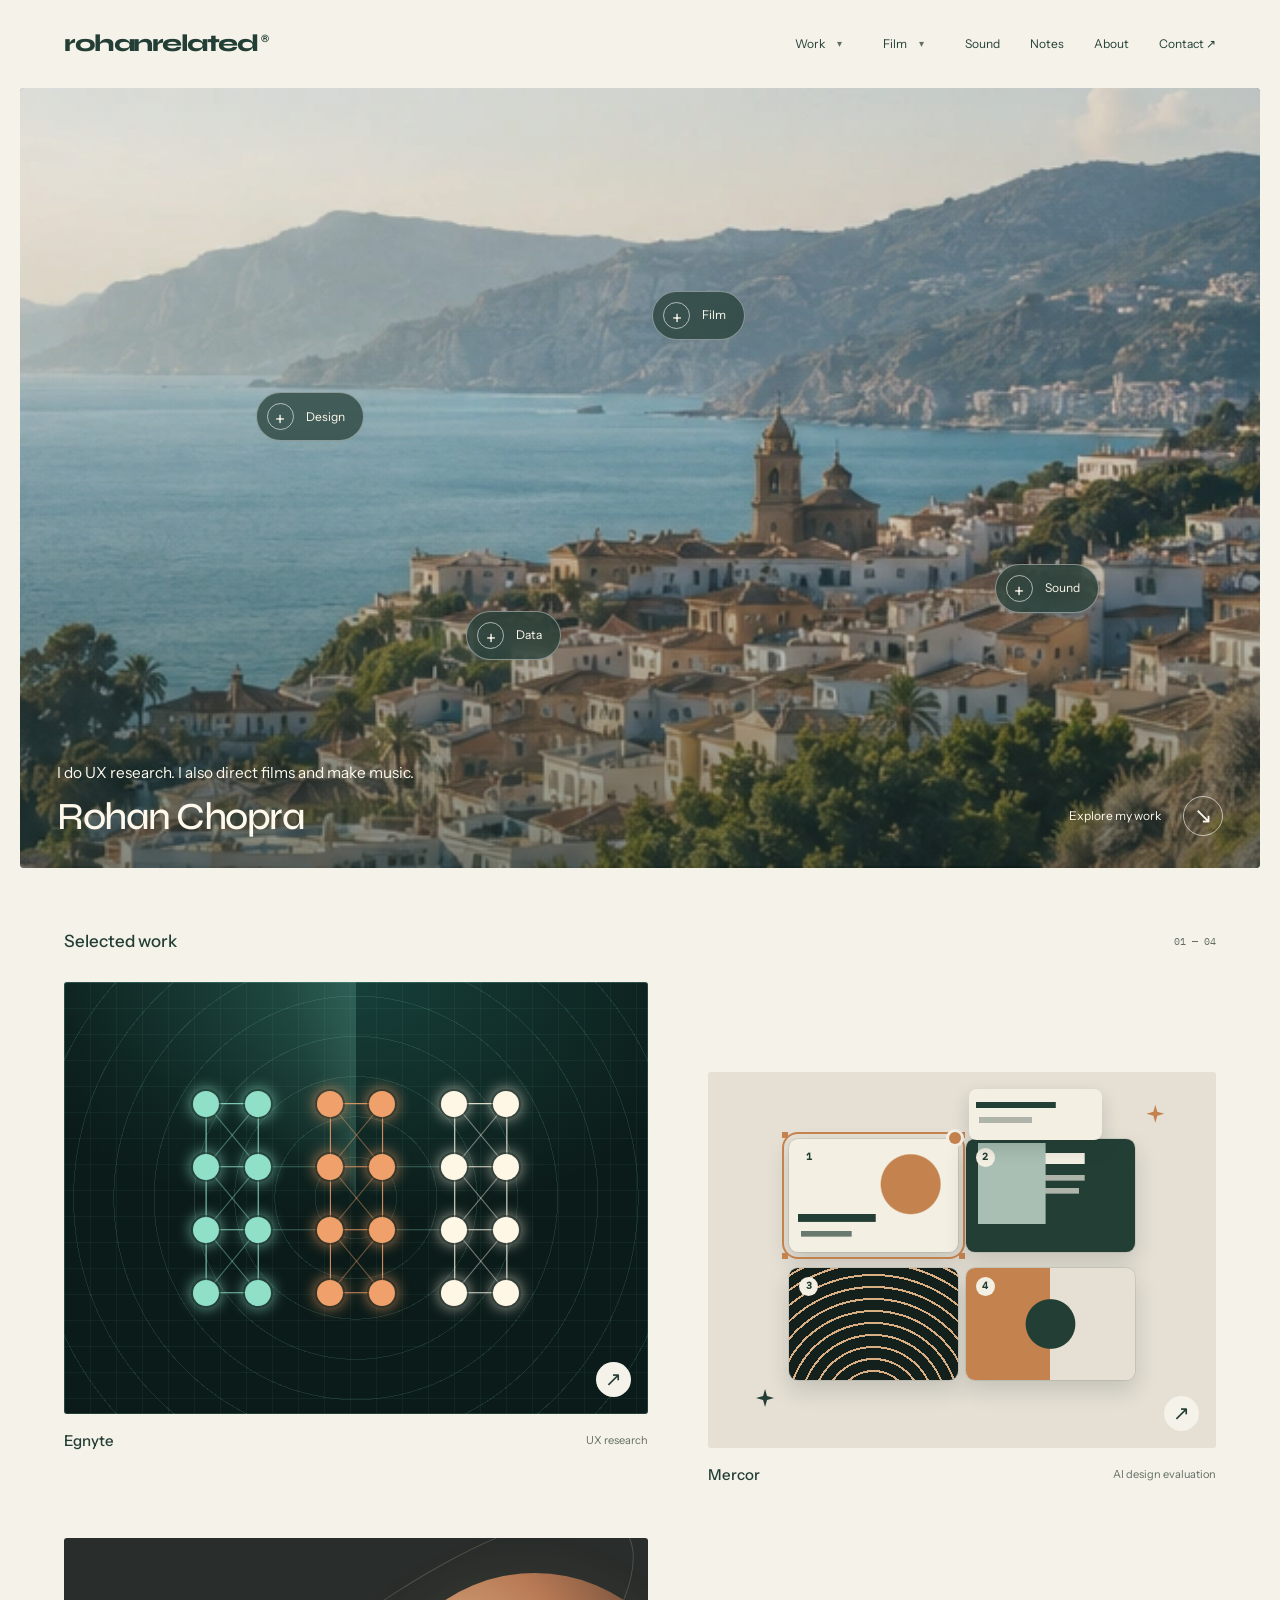
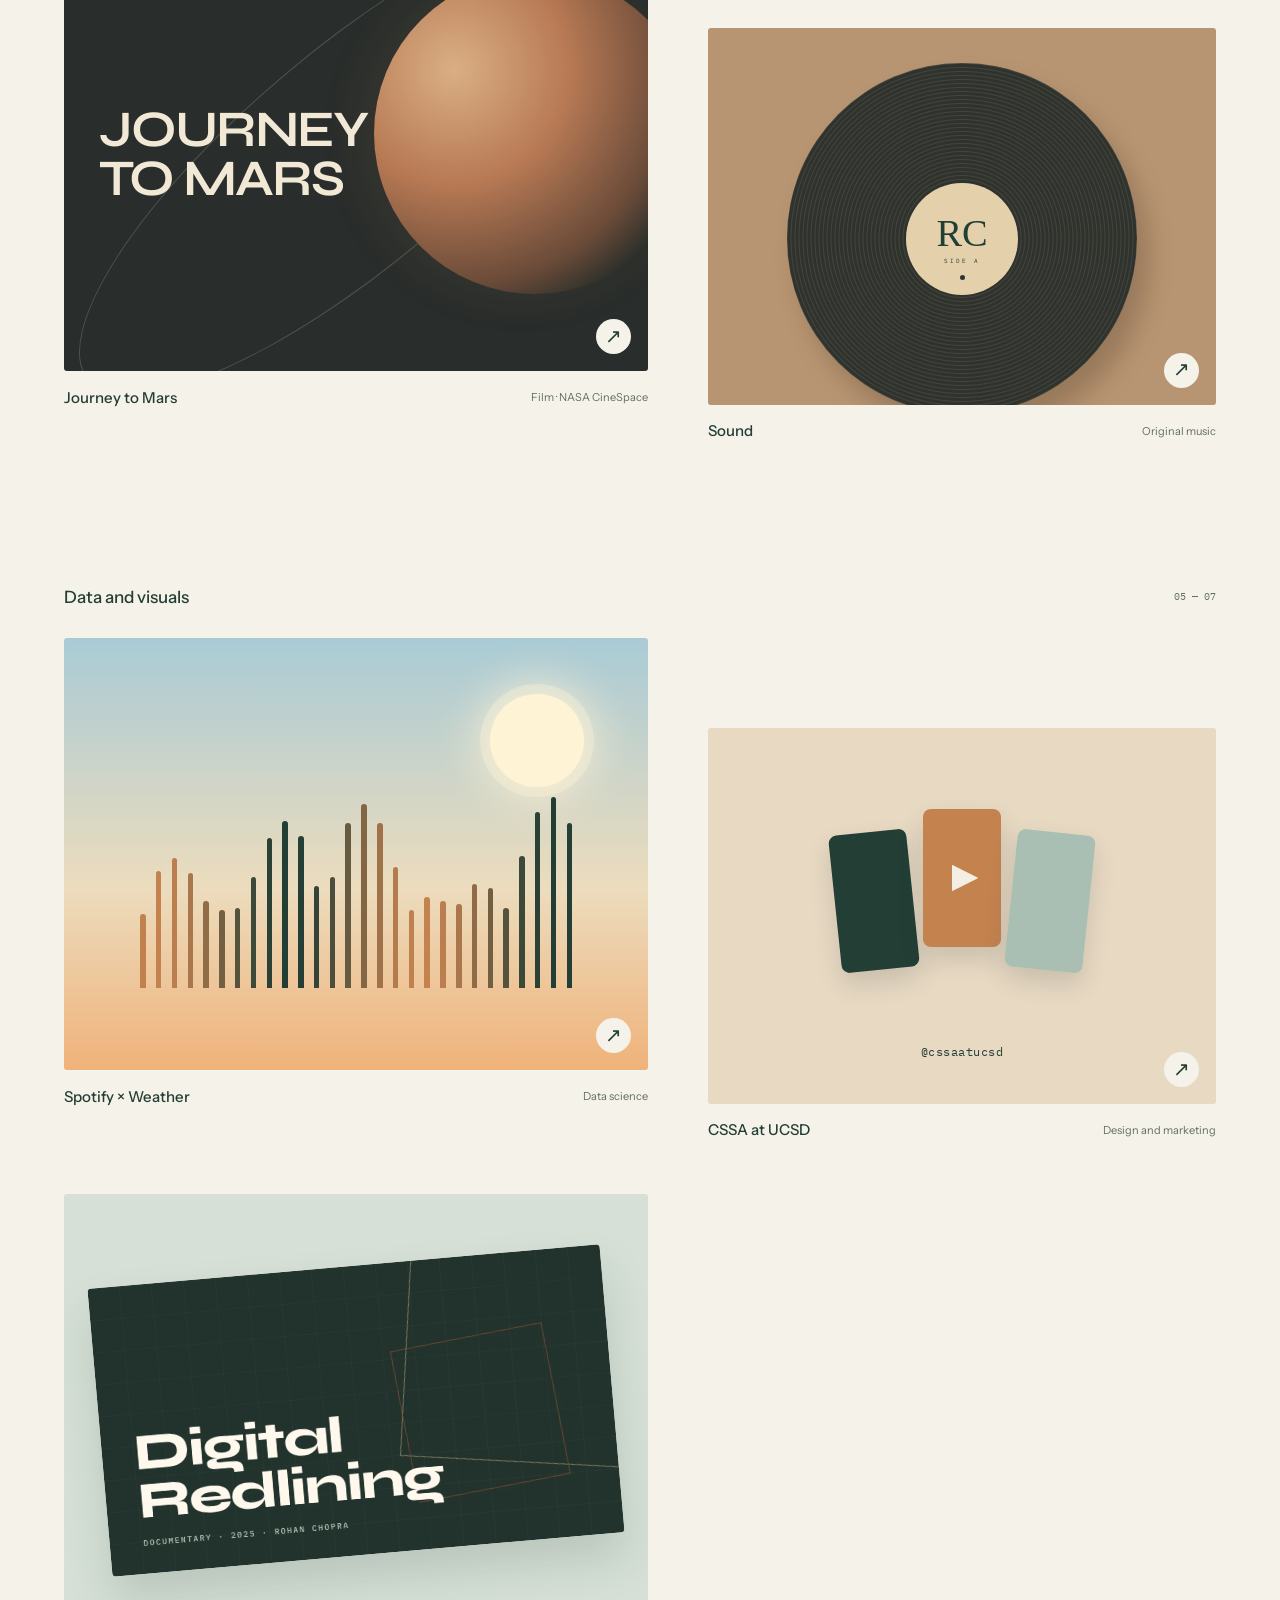
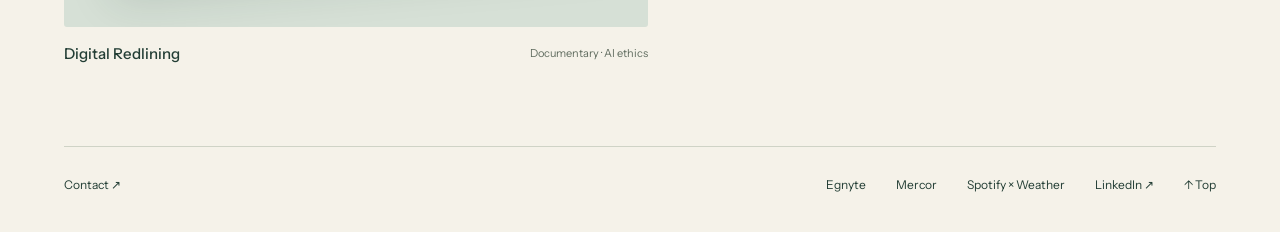
<file: index.html>
<!doctype html>
<html lang="en">
<head>
  <meta charset="utf-8">
  <meta name="viewport" content="width=device-width, initial-scale=1">
  <title>Rohan Chopra · design, film, and sound</title>
  <meta name="description" content="Portfolio of Rohan Chopra: UX research and AI design evaluation, an award-winning NASA CineSpace film, and original music.">
  <link rel="canonical" href="https://rohanrelated.com/">
  <meta property="og:type" content="website">
  <meta property="og:title" content="Rohan Chopra · design, film, and sound">
  <meta property="og:description" content="UX research, AI design evaluation, an award-winning NASA CineSpace film, and original music.">
  <meta property="og:url" content="https://rohanrelated.com/">
  <meta property="og:image" content="https://rohanrelated.com/assets/og.png">
  <meta name="twitter:card" content="summary_large_image">
  <meta name="twitter:title" content="Rohan Chopra · design, film, and sound">
  <meta name="twitter:description" content="UX research, AI design evaluation, an award-winning NASA CineSpace film, and original music.">
  <meta name="twitter:image" content="https://rohanrelated.com/assets/og.png">
  <link rel="icon" href="/assets/favicon.svg" type="image/svg+xml">
  <link rel="preload" href="/assets/fonts/syne-latin-wght-normal.woff2" as="font" type="font/woff2" crossorigin>
  <link rel="preload" href="/assets/fonts/ibm-plex-mono-latin-500-normal.woff2" as="font" type="font/woff2" crossorigin>
  <link rel="stylesheet" href="/css/main.css?v=bbec9d85">
  <link rel="stylesheet" href="/css/home.css?v=5a4b5a9d">
  <script src="/js/main.js?v=7a24f3d2" defer></script>
  <script type="application/ld+json">
  {
    "@context": "https://schema.org",
    "@type": "Person",
    "name": "Rohan Chopra",
    "url": "https://rohanrelated.com/",
    "email": "mailto:rochopra99@gmail.com",
    "jobTitle": "Designer, filmmaker, and audio engineer",
    "alumniOf": {
      "@type": "CollegeOrUniversity",
      "name": "University of California, San Diego"
    },
    "sameAs": [
      "https://www.linkedin.com/in/rohanchopra06",
      "https://www.youtube.com/@ascendr",
      "https://www.instagram.com/rohan.chopra_",
      "https://open.spotify.com/artist/1w4wxHE5zs2n0R5joeYuHv?si=GTwa_dTQS1qnjMYXpgZXqQ"
    ]
  }
  </script>
</head>
<body class="home">
  <a class="skip-link" href="#main">Skip to content</a>
  <!-- SITE_HEADER:BEGIN -->
  <header class="site-header">
    <a class="wordmark" href="/">rohanrelated<span aria-hidden="true">®</span></a>
    <nav class="site-nav" aria-label="Main navigation">
      <div class="nav-item has-menu">
        <a class="nav-top" href="/work/egnyte/">Work</a>
        <button class="nav-caret" type="button" aria-expanded="false" aria-controls="menu-work" aria-label="Show all work"><span aria-hidden="true">▾</span></button>
        <ul class="nav-menu" id="menu-work">
          <li><a href="/work/egnyte/">Egnyte <span>UX research</span></a></li>
          <li><a href="/work/mercor/">Mercor <span>AI design evaluation</span></a></li>
          <li><a href="/work/spotify-weather/">Spotify × Weather <span>Data science</span></a></li>
        </ul>
      </div>
      <div class="nav-item has-menu">
        <a class="nav-top" href="/film/">Film</a>
        <button class="nav-caret" type="button" aria-expanded="false" aria-controls="menu-film" aria-label="Show all films"><span aria-hidden="true">▾</span></button>
        <ul class="nav-menu" id="menu-film">
          <li><a href="/film/journey-to-mars/">Journey to Mars <span>2022</span></a></li>
          <li><a href="/film/digital-redlining/">Digital Redlining <span>2025</span></a></li>
        </ul>
      </div>
      <a class="nav-top" href="/sound/">Sound</a>
      <a class="nav-top" href="/notes/">Notes</a>
      <a class="nav-top" href="/about/">About</a>
      <a href="mailto:rochopra99@gmail.com">Contact ↗</a>
    </nav>
  </header>
  <!-- SITE_HEADER:END -->
  <main id="main">
    <section class="home-hero" aria-labelledby="hero-title">
      <img class="hero-landscape" src="/assets/home/coast.webp" width="616" height="383" alt="Sunlit Mediterranean coastal town overlooking the sea" fetchpriority="high">
      <div class="hero-shade" aria-hidden="true"></div>
      <h1 id="hero-title">Rohan Chopra</h1>
<p class="hero-tagline">I do UX research. I also direct films and make music.</p>
      <nav class="scene-navigation" aria-label="Explore the portfolio">
        <a class="scene-link scene-work" href="#selected"><span aria-hidden="true">+</span> Design</a>
        <a class="scene-link scene-film" href="/film/"><span aria-hidden="true">+</span> Film</a>
        <a class="scene-link scene-sound" href="/sound/"><span aria-hidden="true">+</span> Sound</a>
        <a class="scene-link scene-data" href="#more"><span aria-hidden="true">+</span> Data</a>
      </nav>
      <a class="explore-link" href="#selected">Explore my work <span aria-hidden="true">↘</span></a>
    </section>
    <section class="selected-section" id="selected" aria-labelledby="selected-title">
      <div class="section-heading"><h2 id="selected-title">Selected work</h2><span>01 — 04</span></div>
      <div class="project-grid">
        <a class="project project-egnyte reveal" href="/work/egnyte/">
          <div class="project-art egnyte-art"><div class="radar" aria-hidden="true"></div><div class="sort" aria-hidden="true"><svg class="links" viewBox="0 0 140 100" preserveAspectRatio="none" focusable="false"><path class="l0" pathLength="1" d="M17.5 17L35.7 17"/><path class="l0" pathLength="1" d="M17.5 39L35.7 39"/><path class="l0" pathLength="1" d="M17.5 61L35.7 61"/><path class="l0" pathLength="1" d="M17.5 83L35.7 83"/><path class="l0" pathLength="1" d="M17.5 17L17.5 39"/><path class="l0" pathLength="1" d="M17.5 39L17.5 61"/><path class="l0" pathLength="1" d="M17.5 61L17.5 83"/><path class="l0" pathLength="1" d="M35.7 17L35.7 39"/><path class="l0" pathLength="1" d="M35.7 39L35.7 61"/><path class="l0" pathLength="1" d="M35.7 61L35.7 83"/><path class="l0 dg" pathLength="1" d="M17.5 17L35.7 39"/><path class="l0 dg" pathLength="1" d="M35.7 17L17.5 39"/><path class="l0 dg" pathLength="1" d="M17.5 39L35.7 61"/><path class="l0 dg" pathLength="1" d="M35.7 39L17.5 61"/><path class="l0 dg" pathLength="1" d="M17.5 61L35.7 83"/><path class="l0 dg" pathLength="1" d="M35.7 61L17.5 83"/><path class="l1" pathLength="1" d="M60.9 17L79.1 17"/><path class="l1" pathLength="1" d="M60.9 39L79.1 39"/><path class="l1" pathLength="1" d="M60.9 61L79.1 61"/><path class="l1" pathLength="1" d="M60.9 83L79.1 83"/><path class="l1" pathLength="1" d="M60.9 17L60.9 39"/><path class="l1" pathLength="1" d="M60.9 39L60.9 61"/><path class="l1" pathLength="1" d="M60.9 61L60.9 83"/><path class="l1" pathLength="1" d="M79.1 17L79.1 39"/><path class="l1" pathLength="1" d="M79.1 39L79.1 61"/><path class="l1" pathLength="1" d="M79.1 61L79.1 83"/><path class="l1 dg" pathLength="1" d="M60.9 17L79.1 39"/><path class="l1 dg" pathLength="1" d="M79.1 17L60.9 39"/><path class="l1 dg" pathLength="1" d="M60.9 39L79.1 61"/><path class="l1 dg" pathLength="1" d="M79.1 39L60.9 61"/><path class="l1 dg" pathLength="1" d="M60.9 61L79.1 83"/><path class="l1 dg" pathLength="1" d="M79.1 61L60.9 83"/><path class="l2" pathLength="1" d="M104.3 17L122.5 17"/><path class="l2" pathLength="1" d="M104.3 39L122.5 39"/><path class="l2" pathLength="1" d="M104.3 61L122.5 61"/><path class="l2" pathLength="1" d="M104.3 83L122.5 83"/><path class="l2" pathLength="1" d="M104.3 17L104.3 39"/><path class="l2" pathLength="1" d="M104.3 39L104.3 61"/><path class="l2" pathLength="1" d="M104.3 61L104.3 83"/><path class="l2" pathLength="1" d="M122.5 17L122.5 39"/><path class="l2" pathLength="1" d="M122.5 39L122.5 61"/><path class="l2" pathLength="1" d="M122.5 61L122.5 83"/><path class="l2 dg" pathLength="1" d="M104.3 17L122.5 39"/><path class="l2 dg" pathLength="1" d="M122.5 17L104.3 39"/><path class="l2 dg" pathLength="1" d="M104.3 39L122.5 61"/><path class="l2 dg" pathLength="1" d="M122.5 39L104.3 61"/><path class="l2 dg" pathLength="1" d="M104.3 61L122.5 83"/><path class="l2 dg" pathLength="1" d="M122.5 61L104.3 83"/><path class="lx" pathLength="1" d="M35.7 39L60.9 39"/><path class="lx" pathLength="1" d="M79.1 39L104.3 39"/><path class="lx" pathLength="1" d="M35.7 61L60.9 61"/><path class="lx" pathLength="1" d="M79.1 61L104.3 61"/></svg><i style="--gx:12.5;--gy:17;--sx:85.7;--sy:85.0;--n:23"></i><i style="--gx:25.5;--gy:17;--sx:83.0;--sy:17.5;--n:21"></i><i style="--gx:12.5;--gy:39;--sx:57.7;--sy:44.1;--n:16"></i><i style="--gx:25.5;--gy:39;--sx:52.5;--sy:21.2;--n:12"></i><i style="--gx:12.5;--gy:61;--sx:24.1;--sy:45.7;--n:0"></i><i style="--gx:25.5;--gy:61;--sx:26.6;--sy:46.5;--n:4"></i><i style="--gx:12.5;--gy:83;--sx:10.1;--sy:17.7;--n:15"></i><i style="--gx:25.5;--gy:83;--sx:67.6;--sy:43.9;--n:19"></i><i class="b" style="--gx:43.5;--gy:17;--sx:51.1;--sy:68.3;--n:5"></i><i class="b" style="--gx:56.5;--gy:17;--sx:38.2;--sy:15.5;--n:22"></i><i class="b" style="--gx:43.5;--gy:39;--sx:73.8;--sy:57.0;--n:7"></i><i class="b" style="--gx:56.5;--gy:39;--sx:63.3;--sy:59.4;--n:13"></i><i class="b" style="--gx:43.5;--gy:61;--sx:89.5;--sy:39.3;--n:18"></i><i class="b" style="--gx:56.5;--gy:61;--sx:71.8;--sy:39.8;--n:1"></i><i class="b" style="--gx:43.5;--gy:83;--sx:56.1;--sy:62.5;--n:2"></i><i class="b" style="--gx:56.5;--gy:83;--sx:34.4;--sy:17.7;--n:8"></i><i class="c" style="--gx:74.5;--gy:17;--sx:47.8;--sy:67.0;--n:6"></i><i class="c" style="--gx:87.5;--gy:17;--sx:57.6;--sy:45.9;--n:14"></i><i class="c" style="--gx:74.5;--gy:39;--sx:62.0;--sy:25.2;--n:20"></i><i class="c" style="--gx:87.5;--gy:39;--sx:23.0;--sy:36.2;--n:17"></i><i class="c" style="--gx:74.5;--gy:61;--sx:76.5;--sy:26.3;--n:9"></i><i class="c" style="--gx:87.5;--gy:61;--sx:17.6;--sy:18.7;--n:11"></i><i class="c" style="--gx:74.5;--gy:83;--sx:11.3;--sy:32.5;--n:3"></i><i class="c" style="--gx:87.5;--gy:83;--sx:56.1;--sy:75.0;--n:10"></i></div><span class="project-open" aria-hidden="true">↗</span></div>
          <div class="project-caption"><h3>Egnyte</h3><span>UX research</span></div>
        </a>
        <a class="project project-mercor reveal" href="/work/mercor/">
          <div class="project-art mercor-art"><div class="deck" aria-hidden="true"><i class="t a" data-r="1" style="--rx:3;--ry:4;--ux:51;--uy:53;--i:0"></i><i class="t b" data-r="2" style="--rx:51;--ry:4;--ux:3;--uy:4;--i:1"></i><i class="t c" data-r="3" style="--rx:3;--ry:53;--ux:51;--uy:4;--i:2"></i><i class="t d" data-r="4" style="--rx:51;--ry:53;--ux:3;--uy:53;--i:3"></i><span class="pin"></span><span class="note"></span><span class="sp s1"></span><span class="sp s2"></span></div><span class="project-open" aria-hidden="true">↗</span></div>
          <div class="project-caption"><h3>Mercor</h3><span>AI design evaluation</span></div>
        </a>
        <a class="project project-film reveal" href="/film/journey-to-mars/">
          <div class="project-art film-art"><div class="orbit" aria-hidden="true"></div><div class="mars" aria-hidden="true"></div><span class="film-title" aria-hidden="true">JOURNEY<br>TO MARS</span><span class="project-open" aria-hidden="true">↗</span></div>
          <div class="project-caption"><h3>Journey to Mars</h3><span>Film · NASA CineSpace</span></div>
        </a>
        <a class="project project-sound reveal" href="/sound/">
          <div class="project-art sound-art"><div class="record" aria-hidden="true"><span>RC<br><small>SIDE A</small></span></div><span class="project-open" aria-hidden="true">↗</span></div>
          <div class="project-caption"><h3>Sound</h3><span>Original music</span></div>
        </a>
      </div>
    </section>
    <section class="selected-section more-section" id="more" aria-labelledby="more-title">
      <div class="section-heading"><h2 id="more-title">Data and visuals</h2><span>05 — 07</span></div>
      <div class="project-grid">
        <a class="project project-spotify reveal" href="/work/spotify-weather/">
          <div class="project-art spotify-art"><span class="sun" aria-hidden="true"></span><div class="bars" aria-hidden="true"><i style="--h:34;--c:#c1814f;--s:0.42;--n:0"></i><i style="--h:54;--c:#c4824f;--s:0.82;--n:1"></i><i style="--h:60;--c:#bb7e4e;--s:0.52;--n:2"></i><i style="--h:53;--c:#a9774b;--s:0.79;--n:3"></i><i style="--h:40;--c:#906c47;--s:0.62;--n:4"></i><i style="--h:36;--c:#736042;--s:0.74;--n:5"></i><i style="--h:37;--c:#56533d;--s:0.7;--n:6"></i><i style="--h:51;--c:#3d4939;--s:0.67;--n:7"></i><i style="--h:69;--c:#2b4136;--s:0.76;--n:8"></i><i style="--h:77;--c:#233e35;--s:0.58;--n:9"></i><i style="--h:70;--c:#263f36;--s:0.8;--n:10"></i><i style="--h:47;--c:#344538;--s:0.48;--n:11"></i><i style="--h:51;--c:#4a4e3b;--s:0.82;--n:12"></i><i style="--h:76;--c:#665a40;--s:0.46;--n:13"></i><i style="--h:85;--c:#836745;--s:0.81;--n:14"></i><i style="--h:76;--c:#9f7249;--s:0.56;--n:15"></i><i style="--h:56;--c:#b47b4c;--s:0.77;--n:16"></i><i style="--h:36;--c:#c1814f;--s:0.65;--n:17"></i><i style="--h:42;--c:#c4824f;--s:0.71;--n:18"></i><i style="--h:40;--c:#bb7e4e;--s:0.73;--n:19"></i><i style="--h:39;--c:#a9774b;--s:0.63;--n:20"></i><i style="--h:48;--c:#8f6c47;--s:0.78;--n:21"></i><i style="--h:46;--c:#725f42;--s:0.54;--n:22"></i><i style="--h:37;--c:#55533d;--s:0.81;--n:23"></i><i style="--h:61;--c:#3c4939;--s:0.44;--n:24"></i><i style="--h:81;--c:#2b4136;--s:0.82;--n:25"></i><i style="--h:88;--c:#233e35;--s:0.51;--n:26"></i><i style="--h:76;--c:#263f36;--s:0.8;--n:27"></i></div><span class="project-open" aria-hidden="true">↗</span></div>
          <div class="project-caption"><h3>Spotify × Weather</h3><span>Data science</span></div>
        </a>
        <a class="project project-cssa reveal" href="https://www.instagram.com/cssaatucsd/" target="_blank" rel="noopener">
          <div class="project-art cssa-art"><div class="reels" aria-hidden="true"><i></i><i></i><i></i></div><span class="handle" aria-hidden="true">@cssaatucsd</span><span class="project-open" aria-hidden="true">↗</span></div>
          <div class="project-caption"><h3>CSSA at UCSD</h3><span>Design and marketing</span></div>
        </a>
        <a class="project project-redlining reveal" href="/film/digital-redlining/">
          <div class="project-art"><img src="/assets/film/digital-redlining.webp" alt="Title card for Digital Redlining, a documentary about redlining and algorithmic bias" width="1280" height="720" loading="lazy"></div>
          <div class="project-caption"><h3>Digital Redlining</h3><span>Documentary · AI ethics</span></div>
        </a>
      </div>
    </section>
  </main>
  <!-- SITE_FOOTER:BEGIN -->
  <footer class="site-footer">
    <a href="mailto:rochopra99@gmail.com">Contact ↗</a>
    <nav aria-label="Footer navigation">
      <a href="/work/egnyte/">Egnyte</a>
      <a href="/work/mercor/">Mercor</a>
      <a href="/work/spotify-weather/">Spotify × Weather</a>
      <a href="https://www.linkedin.com/in/rohanchopra06">LinkedIn ↗</a>
      <a href="#main">↑ Top</a>
    </nav>
  </footer>
  <!-- SITE_FOOTER:END -->
</body>
</html>
</file>
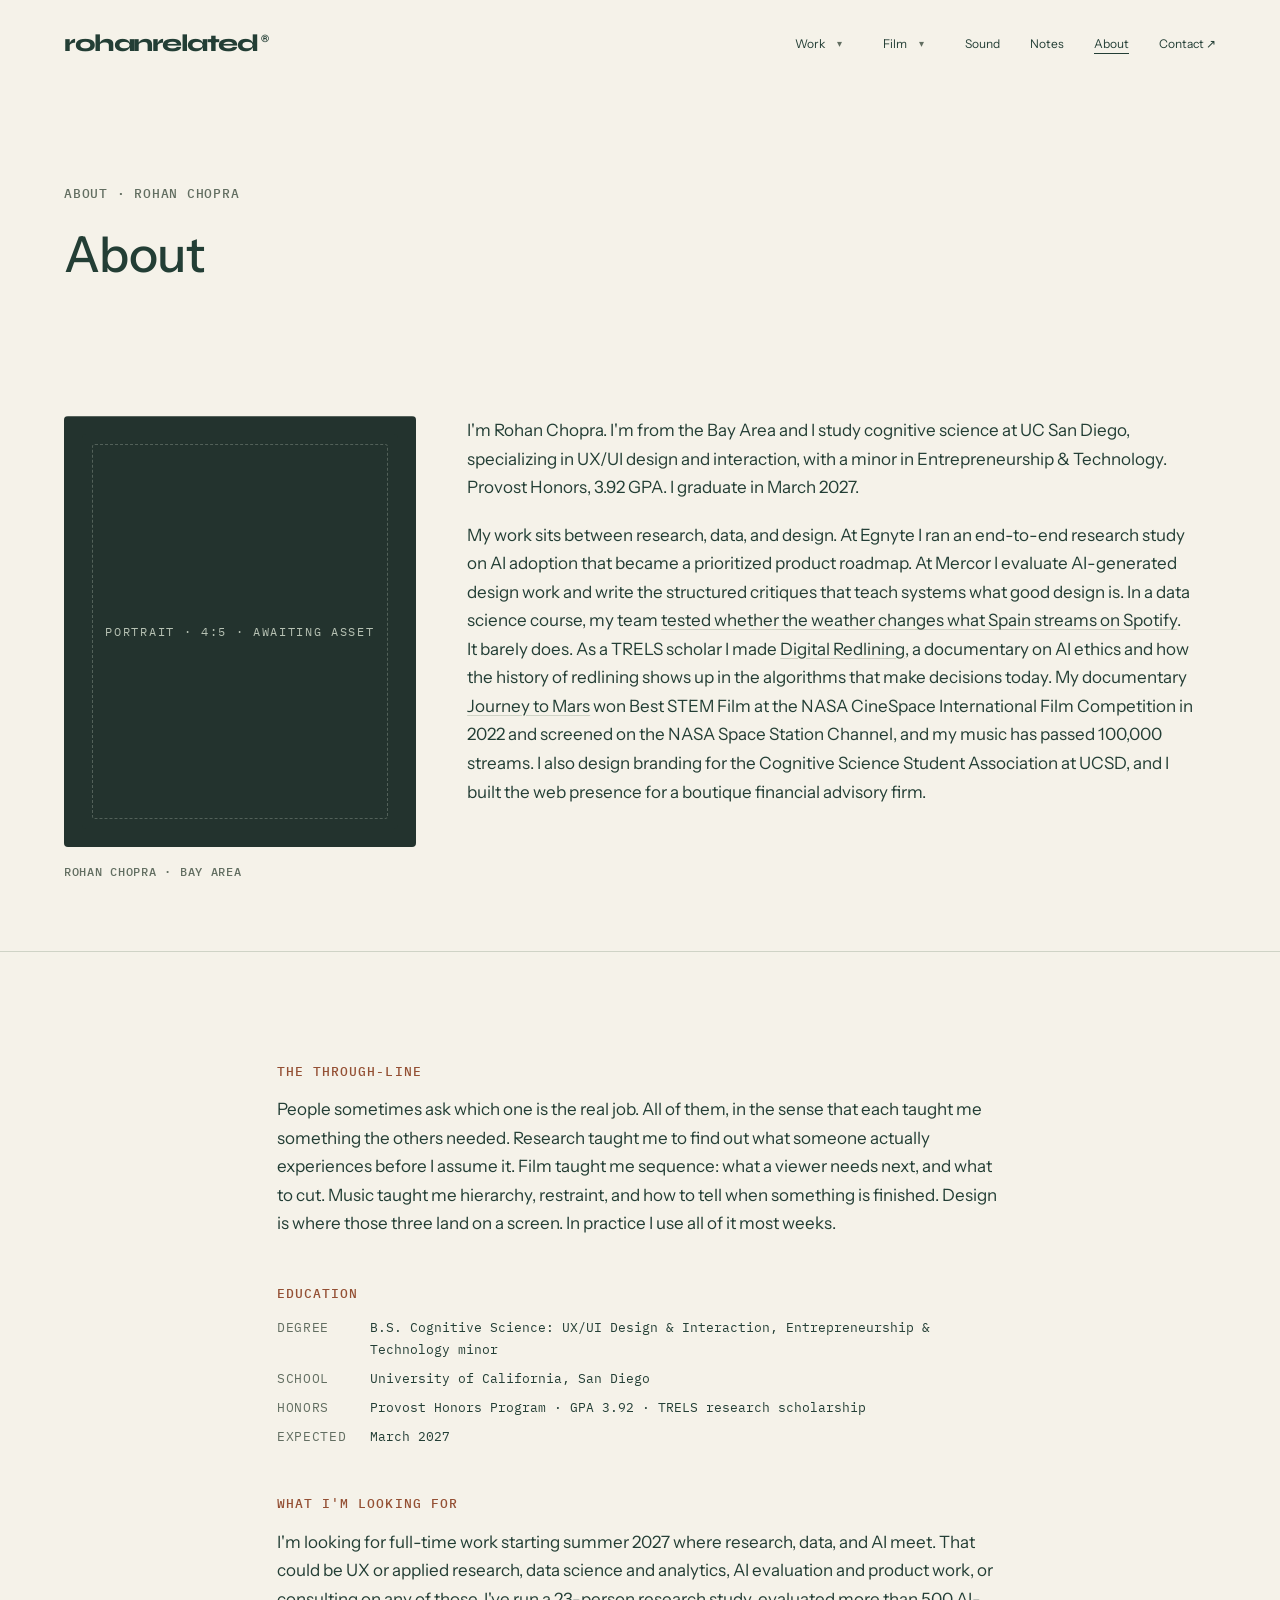
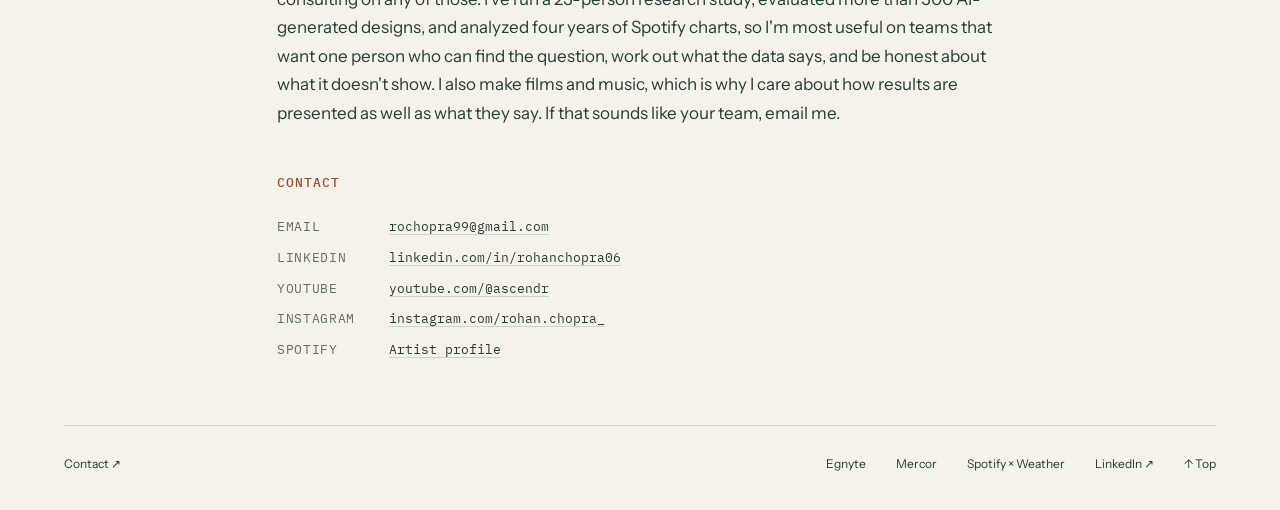
<file: about/index.html>
<!doctype html>
<html lang="en">
<head>
  <meta charset="utf-8">
  <meta name="viewport" content="width=device-width, initial-scale=1">
  <title>About · Rohan Chopra</title>
  <meta name="description" content="About Rohan Chopra: cognitive science and UX at UC San Diego, research and AI evaluation work at Egnyte and Mercor, a data science project on Spotify and weather, an award-winning NASA CineSpace film, and 100k+ music streams.">
  <link rel="canonical" href="https://rohanrelated.com/about/">
  <meta property="og:type" content="website">
  <meta property="og:title" content="About · Rohan Chopra">
  <meta property="og:description" content="About Rohan Chopra: cognitive science and UX at UC San Diego, research and AI evaluation work at Egnyte and Mercor, a data science project on Spotify and weather, an award-winning NASA CineSpace film, and 100k+ music streams.">
  <meta property="og:url" content="https://rohanrelated.com/about/">
  <meta property="og:image" content="https://rohanrelated.com/assets/og.png">
  <meta name="twitter:card" content="summary_large_image">
  <meta name="twitter:image" content="https://rohanrelated.com/assets/og.png">
  <link rel="icon" href="/assets/favicon.svg" type="image/svg+xml">
  <link rel="stylesheet" href="/css/main.css?v=bbec9d85">
  <script src="/js/main.js?v=7a24f3d2" defer></script>
  <script type="application/ld+json">
  {
    "@context": "https://schema.org",
    "@type": "Person",
    "name": "Rohan Chopra",
    "url": "https://rohanrelated.com/",
    "email": "mailto:rochopra99@gmail.com",
    "alumniOf": { "@type": "CollegeOrUniversity", "name": "University of California, San Diego" },
    "sameAs": [
      "https://www.linkedin.com/in/rohanchopra06",
      "https://www.youtube.com/@ascendr",
      "https://www.instagram.com/rohan.chopra_",
      "https://open.spotify.com/artist/1w4wxHE5zs2n0R5joeYuHv?si=GTwa_dTQS1qnjMYXpgZXqQ"
    ]
  }
  </script>
</head>
<body>
  <a class="skip-link" href="#main">Skip to content</a>
  <!-- SITE_HEADER:BEGIN -->
  <header class="site-header">
    <a class="wordmark" href="/">rohanrelated<span aria-hidden="true">®</span></a>
    <nav class="site-nav" aria-label="Main navigation">
      <div class="nav-item has-menu">
        <a class="nav-top" href="/work/egnyte/">Work</a>
        <button class="nav-caret" type="button" aria-expanded="false" aria-controls="menu-work" aria-label="Show all work"><span aria-hidden="true">▾</span></button>
        <ul class="nav-menu" id="menu-work">
          <li><a href="/work/egnyte/">Egnyte <span>UX research</span></a></li>
          <li><a href="/work/mercor/">Mercor <span>AI design evaluation</span></a></li>
          <li><a href="/work/spotify-weather/">Spotify × Weather <span>Data science</span></a></li>
        </ul>
      </div>
      <div class="nav-item has-menu">
        <a class="nav-top" href="/film/">Film</a>
        <button class="nav-caret" type="button" aria-expanded="false" aria-controls="menu-film" aria-label="Show all films"><span aria-hidden="true">▾</span></button>
        <ul class="nav-menu" id="menu-film">
          <li><a href="/film/journey-to-mars/">Journey to Mars <span>2022</span></a></li>
          <li><a href="/film/digital-redlining/">Digital Redlining <span>2025</span></a></li>
        </ul>
      </div>
      <a class="nav-top" href="/sound/">Sound</a>
      <a class="nav-top" href="/notes/">Notes</a>
      <a class="nav-top" aria-current="page" href="/about/">About</a>
      <a href="mailto:rochopra99@gmail.com">Contact ↗</a>
    </nav>
  </header>
  <!-- SITE_HEADER:END -->

  <main id="main">
    <header class="article-header">
      <div class="wrap">
        <p class="slate">About <span class="dim">· Rohan Chopra</span></p>
        <h1>About</h1>
      </div>
    </header>

    <section class="band">
      <div class="wrap">
        <div class="with-portrait">
          <figure class="hung portrait reveal" style="margin-top:0">
            <div class="frame">
              <span class="screen45 awaiting" data-awaiting="Portrait · 4:5 · awaiting asset"></span>
            </div>
            <figcaption>
              <p class="slate">Rohan Chopra <span class="dim">· Bay Area</span></p>
            </figcaption>
          </figure>
          <div class="prose reveal">
            <p>I'm Rohan Chopra. I'm from the Bay Area and I study cognitive science at UC San Diego, specializing in UX/UI design and interaction, with a minor in Entrepreneurship &amp; Technology. Provost Honors, 3.92 GPA. I graduate in March 2027.</p>
            <p>My work sits between research, data, and design. At Egnyte I ran an end-to-end research study on AI adoption that became a prioritized product roadmap. At Mercor I evaluate AI-generated design work and write the structured critiques that teach systems what good design is. In a data science course, my team <a href="/work/spotify-weather/">tested whether the weather changes what Spain streams on Spotify</a>. It barely does. As a TRELS scholar I made <a href="/film/digital-redlining/">Digital Redlining</a>, a documentary on AI ethics and how the history of redlining shows up in the algorithms that make decisions today. My documentary <a href="/film/journey-to-mars/">Journey to Mars</a> won Best STEM Film at the NASA CineSpace International Film Competition in 2022 and screened on the NASA Space Station Channel, and my music has passed 100,000 streams. I also design branding for the Cognitive Science Student Association at UCSD, and I built the web presence for a boutique financial advisory firm.</p>
          </div>
        </div>
      </div>
    </section>

    <section class="band">
      <div class="wrap prose">
        <p class="kicker reveal">The through-line</p>
        <div class="reveal">
          <p>People sometimes ask which one is the real job. All of them, in the sense that each taught me something the others needed. Research taught me to find out what someone actually experiences before I assume it. Film taught me sequence: what a viewer needs next, and what to cut. Music taught me hierarchy, restraint, and how to tell when something is finished. Design is where those three land on a screen. In practice I use all of it most weeks.</p>
        </div>

        <p class="kicker reveal">Education</p>
        <dl class="spec reveal" style="border-top:0;padding-top:0;margin-top:0.5rem">
          <dt>Degree</dt><dd>B.S. Cognitive Science: UX/UI Design &amp; Interaction, Entrepreneurship &amp; Technology minor</dd>
          <dt>School</dt><dd>University of California, San Diego</dd>
          <dt>Honors</dt><dd>Provost Honors Program · GPA 3.92 · TRELS research scholarship</dd>
          <dt>Expected</dt><dd>March 2027</dd>
        </dl>

        <p class="kicker reveal">What I'm looking for</p>
        <div class="reveal">
          <p>I'm looking for full-time work starting summer 2027 where research, data, and AI meet. That could be UX or applied research, data science and analytics, AI evaluation and product work, or consulting on any of those. I've run a 23-person research study, evaluated more than 500 AI-generated designs, and analyzed four years of Spotify charts, so I'm most useful on teams that want one person who can find the question, work out what the data says, and be honest about what it doesn't show. I also make films and music, which is why I care about how results are presented as well as what they say. If that sounds like your team, email me.</p>
        </div>

        <p class="kicker reveal">Contact</p>
        <ul class="contact-list reveal">
          <li><span class="k">Email</span> <a href="mailto:rochopra99@gmail.com">rochopra99@gmail.com</a></li>
          <li><span class="k">LinkedIn</span> <a href="https://www.linkedin.com/in/rohanchopra06">linkedin.com/in/rohanchopra06</a></li>
          <li><span class="k">YouTube</span> <a href="https://www.youtube.com/@ascendr">youtube.com/@ascendr</a></li>
          <li><span class="k">Instagram</span> <a href="https://www.instagram.com/rohan.chopra_">instagram.com/rohan.chopra_</a></li>
          <li><span class="k">Spotify</span> <a href="https://open.spotify.com/artist/1w4wxHE5zs2n0R5joeYuHv?si=GTwa_dTQS1qnjMYXpgZXqQ">Artist profile</a></li>
        </ul>
      </div>
    </section>
  </main>

  <!-- SITE_FOOTER:BEGIN -->
  <footer class="site-footer">
    <a href="mailto:rochopra99@gmail.com">Contact ↗</a>
    <nav aria-label="Footer navigation">
      <a href="/work/egnyte/">Egnyte</a>
      <a href="/work/mercor/">Mercor</a>
      <a href="/work/spotify-weather/">Spotify × Weather</a>
      <a href="https://www.linkedin.com/in/rohanchopra06">LinkedIn ↗</a>
      <a href="#main">↑ Top</a>
    </nav>
  </footer>
  <!-- SITE_FOOTER:END -->
</body>
</html>
</file>
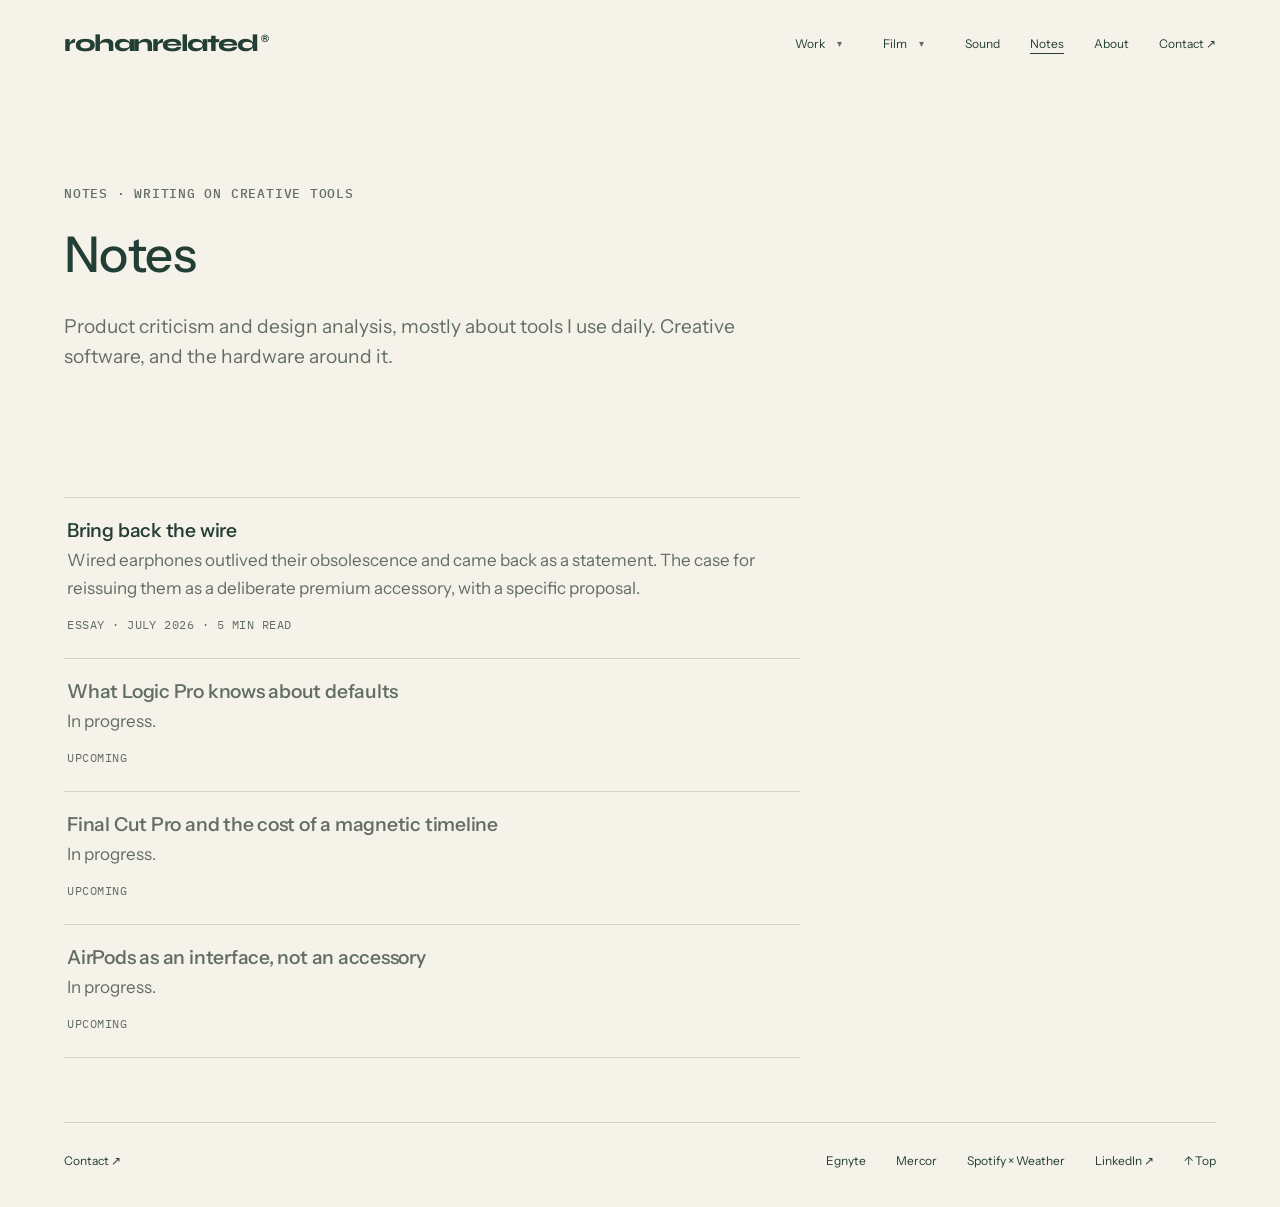
<file: notes/index.html>
<!doctype html>
<html lang="en">
<head>
  <meta charset="utf-8">
  <meta name="viewport" content="width=device-width, initial-scale=1">
  <title>Notes · Rohan Chopra</title>
  <meta name="description" content="Essays on creative tools and hardware: product criticism and design analysis by Rohan Chopra.">
  <link rel="canonical" href="https://rohanrelated.com/notes/">
  <meta property="og:type" content="website">
  <meta property="og:title" content="Notes · Rohan Chopra">
  <meta property="og:description" content="Essays on creative tools and hardware.">
  <meta property="og:url" content="https://rohanrelated.com/notes/">
  <meta property="og:image" content="https://rohanrelated.com/assets/og.png">
  <meta name="twitter:card" content="summary_large_image">
  <meta name="twitter:image" content="https://rohanrelated.com/assets/og.png">
  <link rel="icon" href="/assets/favicon.svg" type="image/svg+xml">
  <link rel="stylesheet" href="/css/main.css?v=bbec9d85">
  <script src="/js/main.js?v=7a24f3d2" defer></script>
</head>
<body>
  <a class="skip-link" href="#main">Skip to content</a>
  <!-- SITE_HEADER:BEGIN -->
  <header class="site-header">
    <a class="wordmark" href="/">rohanrelated<span aria-hidden="true">®</span></a>
    <nav class="site-nav" aria-label="Main navigation">
      <div class="nav-item has-menu">
        <a class="nav-top" href="/work/egnyte/">Work</a>
        <button class="nav-caret" type="button" aria-expanded="false" aria-controls="menu-work" aria-label="Show all work"><span aria-hidden="true">▾</span></button>
        <ul class="nav-menu" id="menu-work">
          <li><a href="/work/egnyte/">Egnyte <span>UX research</span></a></li>
          <li><a href="/work/mercor/">Mercor <span>AI design evaluation</span></a></li>
          <li><a href="/work/spotify-weather/">Spotify × Weather <span>Data science</span></a></li>
        </ul>
      </div>
      <div class="nav-item has-menu">
        <a class="nav-top" href="/film/">Film</a>
        <button class="nav-caret" type="button" aria-expanded="false" aria-controls="menu-film" aria-label="Show all films"><span aria-hidden="true">▾</span></button>
        <ul class="nav-menu" id="menu-film">
          <li><a href="/film/journey-to-mars/">Journey to Mars <span>2022</span></a></li>
          <li><a href="/film/digital-redlining/">Digital Redlining <span>2025</span></a></li>
        </ul>
      </div>
      <a class="nav-top" href="/sound/">Sound</a>
      <a class="nav-top" aria-current="page" href="/notes/">Notes</a>
      <a class="nav-top" href="/about/">About</a>
      <a href="mailto:rochopra99@gmail.com">Contact ↗</a>
    </nav>
  </header>
  <!-- SITE_HEADER:END -->

  <main id="main">
    <header class="article-header">
      <div class="wrap">
        <p class="slate">Notes <span class="dim">· Writing on creative tools</span></p>
        <h1>Notes</h1>
        <p class="standfirst">Product criticism and design analysis, mostly about tools I use daily. Creative software, and the hardware around it.</p>
      </div>
    </header>

    <section class="band">
      <div class="wrap">
        
        <!-- Essays are generated from content/notes/*.md. run `python3 build.py`.
             Do not edit between the markers; edits there are overwritten. -->
        <ul class="note-list">
          <!-- NOTES:BEGIN -->
          <li class="reveal">
            <h3><a href="/notes/wired-earphones/">Bring back the wire</a></h3>
            <p>Wired earphones outlived their obsolescence and came back as a statement. The case for reissuing them as a deliberate premium accessory, with a specific proposal.</p>
            <span class="meta">Essay · July 2026 · 5 min read</span>
          </li>
          <li class="upcoming reveal">
            <h3>What Logic Pro knows about defaults</h3>
            <p>In progress.</p>
            <span class="meta">Upcoming</span>
          </li>
          <li class="upcoming reveal">
            <h3>Final Cut Pro and the cost of a magnetic timeline</h3>
            <p>In progress.</p>
            <span class="meta">Upcoming</span>
          </li>
          <li class="upcoming reveal">
            <h3>AirPods as an interface, not an accessory</h3>
            <p>In progress.</p>
            <span class="meta">Upcoming</span>
          </li>
          <!-- NOTES:END -->
        </ul>
      </div>
    </section>
  </main>

  <!-- SITE_FOOTER:BEGIN -->
  <footer class="site-footer">
    <a href="mailto:rochopra99@gmail.com">Contact ↗</a>
    <nav aria-label="Footer navigation">
      <a href="/work/egnyte/">Egnyte</a>
      <a href="/work/mercor/">Mercor</a>
      <a href="/work/spotify-weather/">Spotify × Weather</a>
      <a href="https://www.linkedin.com/in/rohanchopra06">LinkedIn ↗</a>
      <a href="#main">↑ Top</a>
    </nav>
  </footer>
  <!-- SITE_FOOTER:END -->
</body>
</html>
</file>
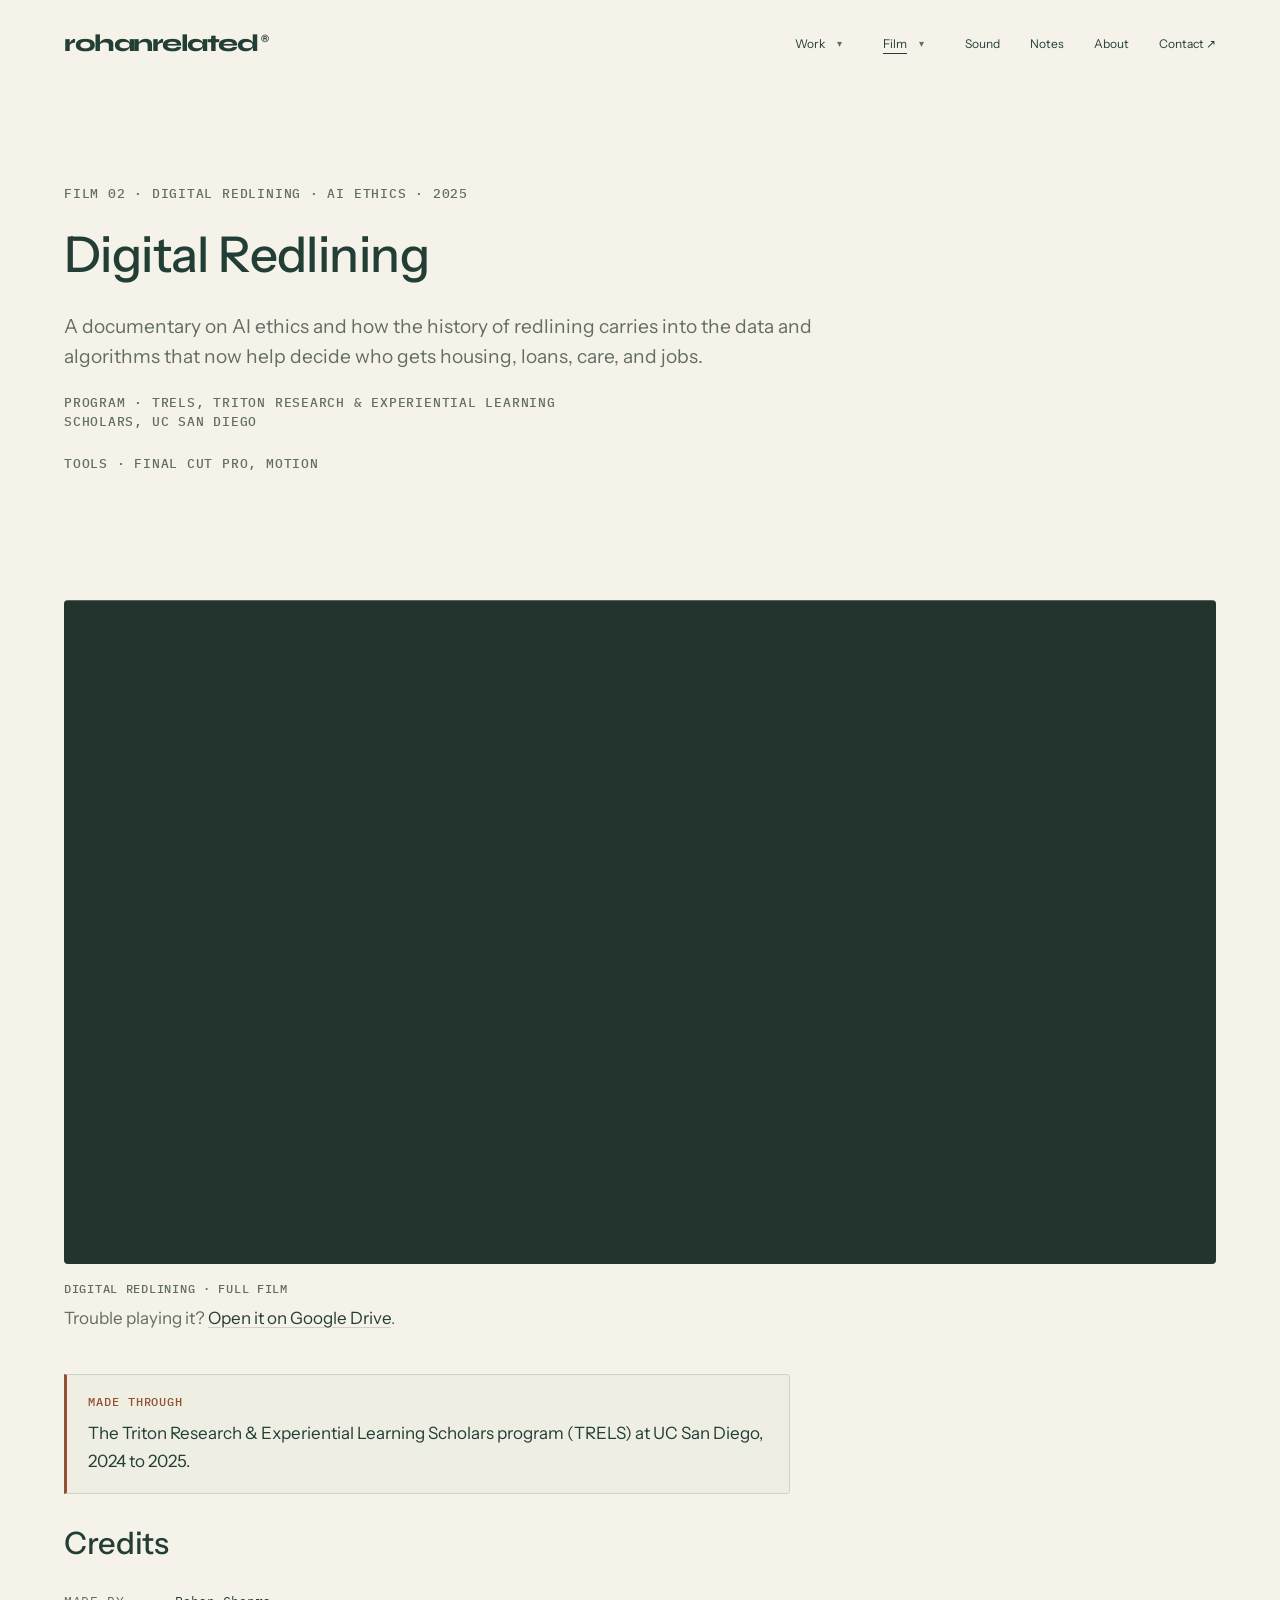
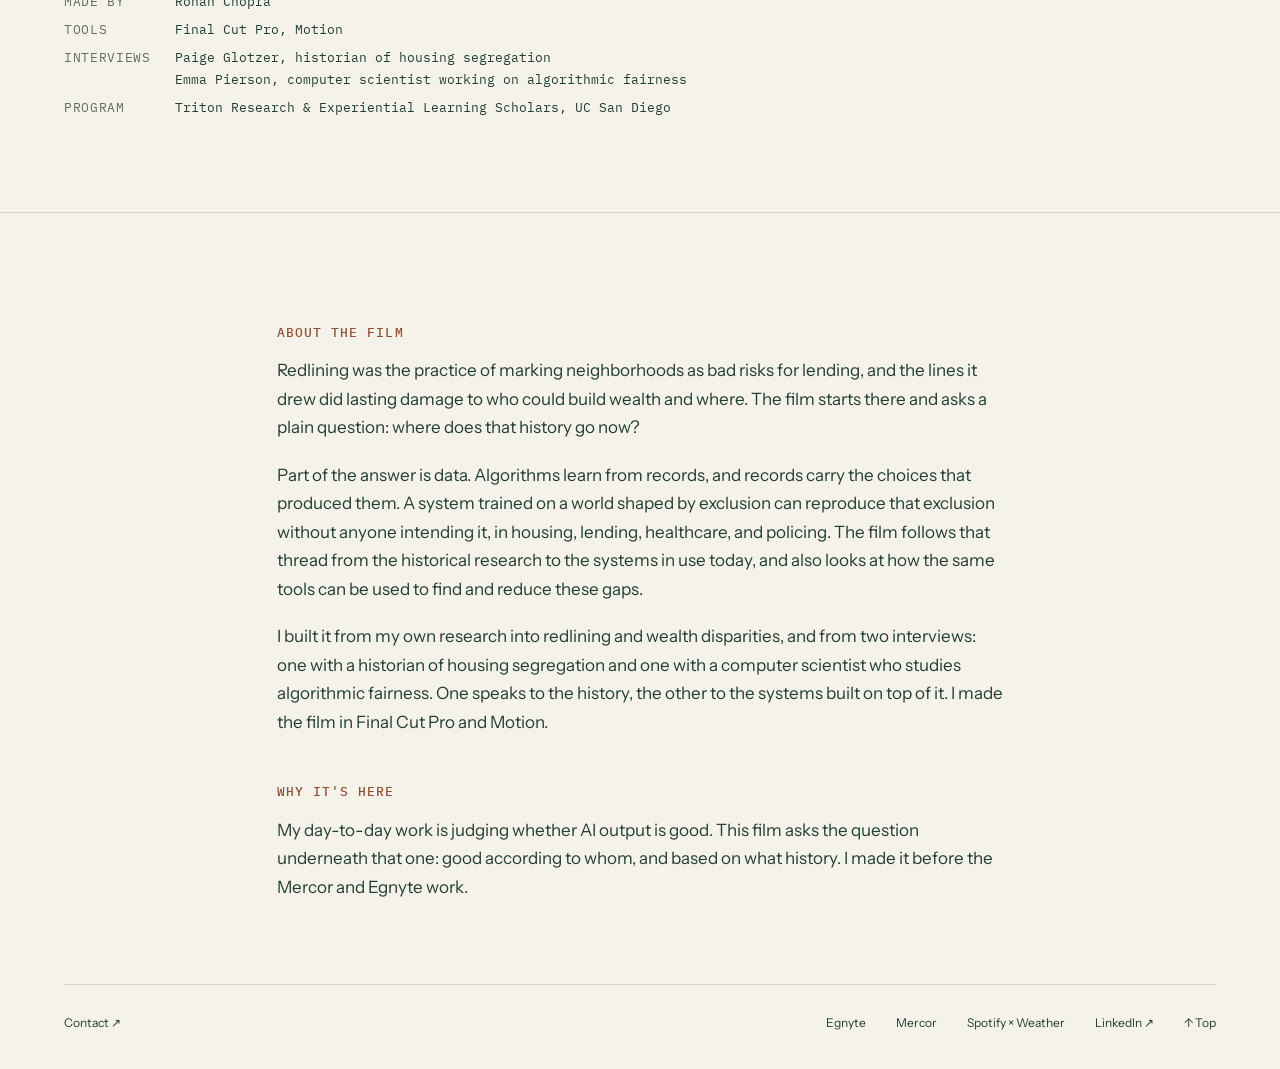
<file: film/digital-redlining/index.html>
<!doctype html>
<html lang="en">
<head>
  <meta charset="utf-8">
  <meta name="viewport" content="width=device-width, initial-scale=1">
  <title>Digital Redlining · Documentary · Rohan Chopra</title>
  <meta name="description" content="Digital Redlining: a documentary by Rohan Chopra on AI ethics and how the history of redlining carries into the data and algorithms behind modern decisions. Made as a UC San Diego TRELS scholar, with interviews with a historian and a computer scientist.">
  <link rel="canonical" href="https://rohanrelated.com/film/digital-redlining/">
  <meta property="og:type" content="video.other">
  <meta property="og:title" content="Digital Redlining · Documentary">
  <meta property="og:description" content="How the history of redlining carries into the data and algorithms behind modern decisions.">
  <meta property="og:url" content="https://rohanrelated.com/film/digital-redlining/">
  <meta property="og:image" content="https://rohanrelated.com/assets/film/digital-redlining.webp">
  <meta name="twitter:card" content="summary_large_image">
  <meta name="twitter:image" content="https://rohanrelated.com/assets/film/digital-redlining.webp">
  <link rel="icon" href="/assets/favicon.svg" type="image/svg+xml">
  <link rel="stylesheet" href="/css/main.css?v=bbec9d85">
  <script src="/js/main.js?v=7a24f3d2" defer></script>
</head>
<body>
  <a class="skip-link" href="#main">Skip to content</a>
  <!-- SITE_HEADER:BEGIN -->
  <header class="site-header">
    <a class="wordmark" href="/">rohanrelated<span aria-hidden="true">®</span></a>
    <nav class="site-nav" aria-label="Main navigation">
      <div class="nav-item has-menu">
        <a class="nav-top" href="/work/egnyte/">Work</a>
        <button class="nav-caret" type="button" aria-expanded="false" aria-controls="menu-work" aria-label="Show all work"><span aria-hidden="true">▾</span></button>
        <ul class="nav-menu" id="menu-work">
          <li><a href="/work/egnyte/">Egnyte <span>UX research</span></a></li>
          <li><a href="/work/mercor/">Mercor <span>AI design evaluation</span></a></li>
          <li><a href="/work/spotify-weather/">Spotify × Weather <span>Data science</span></a></li>
        </ul>
      </div>
      <div class="nav-item has-menu">
        <a class="nav-top" aria-current="page" href="/film/">Film</a>
        <button class="nav-caret" type="button" aria-expanded="false" aria-controls="menu-film" aria-label="Show all films"><span aria-hidden="true">▾</span></button>
        <ul class="nav-menu" id="menu-film">
          <li><a href="/film/journey-to-mars/">Journey to Mars <span>2022</span></a></li>
          <li><a aria-current="page" href="/film/digital-redlining/">Digital Redlining <span>2025</span></a></li>
        </ul>
      </div>
      <a class="nav-top" href="/sound/">Sound</a>
      <a class="nav-top" href="/notes/">Notes</a>
      <a class="nav-top" href="/about/">About</a>
      <a href="mailto:rochopra99@gmail.com">Contact ↗</a>
    </nav>
  </header>
  <!-- SITE_HEADER:END -->

  <main id="main">
    <header class="article-header">
      <div class="wrap">
        <p class="slate">Film 02 <span class="dim">· Digital Redlining · AI ethics · 2025</span></p>
        <h1>Digital Redlining</h1>
        <p class="standfirst">A documentary on AI ethics and how the history of redlining carries into the data and algorithms that now help decide who gets housing, loans, care, and jobs.</p>
        <p class="slate" style="margin-top:1.25rem">Program <span class="dim">· TRELS, Triton Research &amp; Experiential Learning Scholars, UC San Diego</span></p>
        <p class="slate" style="margin-top:1.25rem">Tools <span class="dim">· Final Cut Pro, Motion</span></p>
      </div>
    </header>

    <section class="band">
      <div class="wrap">
        <figure class="hung reveal" style="margin-top:0">
          <div class="frame">
            <span class="screen16">
              <iframe
                src="https://drive.google.com/file/d/12LnVgROeg9p-NRj4N_Am_a_u1yixVXN0/preview"
                title="Digital Redlining · full documentary"
                loading="lazy"
                allow="autoplay; fullscreen; picture-in-picture"
                allowfullscreen
                referrerpolicy="strict-origin-when-cross-origin"></iframe>
            </span>
          </div>
          <figcaption>
            <p class="slate">Digital Redlining <span class="dim">· full film</span></p>
            <p>Trouble playing it? <a href="https://drive.google.com/file/d/12LnVgROeg9p-NRj4N_Am_a_u1yixVXN0/view">Open it on Google Drive</a>.</p>
          </figcaption>
        </figure>

        <div class="callout reveal">
          <p class="label">Made through</p>
          <p>The Triton Research &amp; Experiential Learning Scholars program (TRELS) at UC San Diego, 2024 to 2025.</p>
        </div>

        <h2 class="reveal">Credits</h2>
        <dl class="credits reveal">
          <dt>Made by</dt><dd>Rohan Chopra</dd>
          <dt>Tools</dt><dd>Final Cut Pro, Motion</dd>
          <dt>Interviews</dt><dd>Paige Glotzer, historian of housing segregation<br>Emma Pierson, computer scientist working on algorithmic fairness</dd>
          <dt>Program</dt><dd>Triton Research &amp; Experiential Learning Scholars, UC San Diego</dd>
        </dl>
      </div>
    </section>

    <section class="band">
      <div class="wrap prose">
        <p class="kicker reveal">About the film</p>
        <div class="reveal">
          <p>Redlining was the practice of marking neighborhoods as bad risks for lending, and the lines it drew did lasting damage to who could build wealth and where. The film starts there and asks a plain question: where does that history go now?</p>
          <p>Part of the answer is data. Algorithms learn from records, and records carry the choices that produced them. A system trained on a world shaped by exclusion can reproduce that exclusion without anyone intending it, in housing, lending, healthcare, and policing. The film follows that thread from the historical research to the systems in use today, and also looks at how the same tools can be used to find and reduce these gaps.</p>
          <p>I built it from my own research into redlining and wealth disparities, and from two interviews: one with a historian of housing segregation and one with a computer scientist who studies algorithmic fairness. One speaks to the history, the other to the systems built on top of it. I made the film in Final Cut Pro and Motion.</p>
        </div>

        <p class="kicker reveal">Why it's here</p>
        <div class="reveal">
          <p>My day-to-day work is judging whether AI output is good. This film asks the question underneath that one: good according to whom, and based on what history. I made it before the Mercor and Egnyte work.</p>
        </div>
      </div>
    </section>
  </main>

  <!-- SITE_FOOTER:BEGIN -->
  <footer class="site-footer">
    <a href="mailto:rochopra99@gmail.com">Contact ↗</a>
    <nav aria-label="Footer navigation">
      <a href="/work/egnyte/">Egnyte</a>
      <a href="/work/mercor/">Mercor</a>
      <a href="/work/spotify-weather/">Spotify × Weather</a>
      <a href="https://www.linkedin.com/in/rohanchopra06">LinkedIn ↗</a>
      <a href="#main">↑ Top</a>
    </nav>
  </footer>
  <!-- SITE_FOOTER:END -->
</body>
</html>
</file>
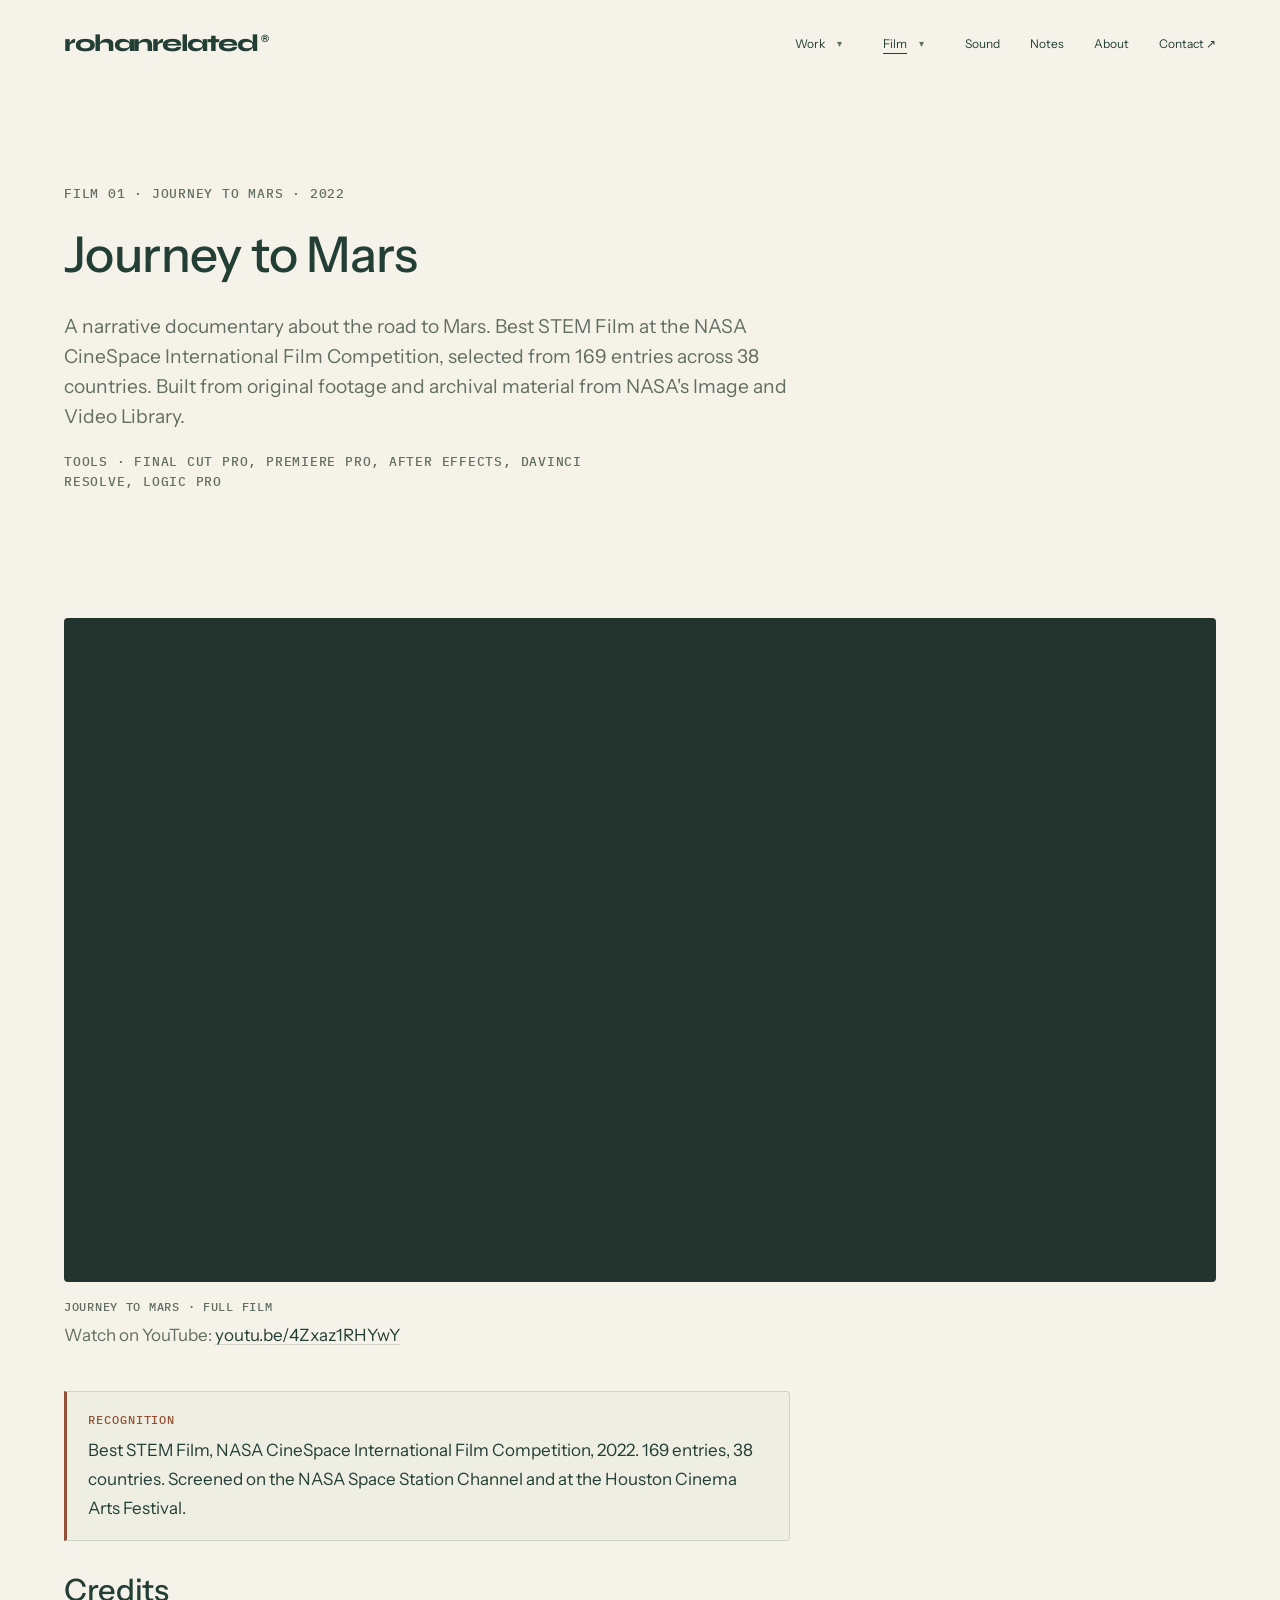
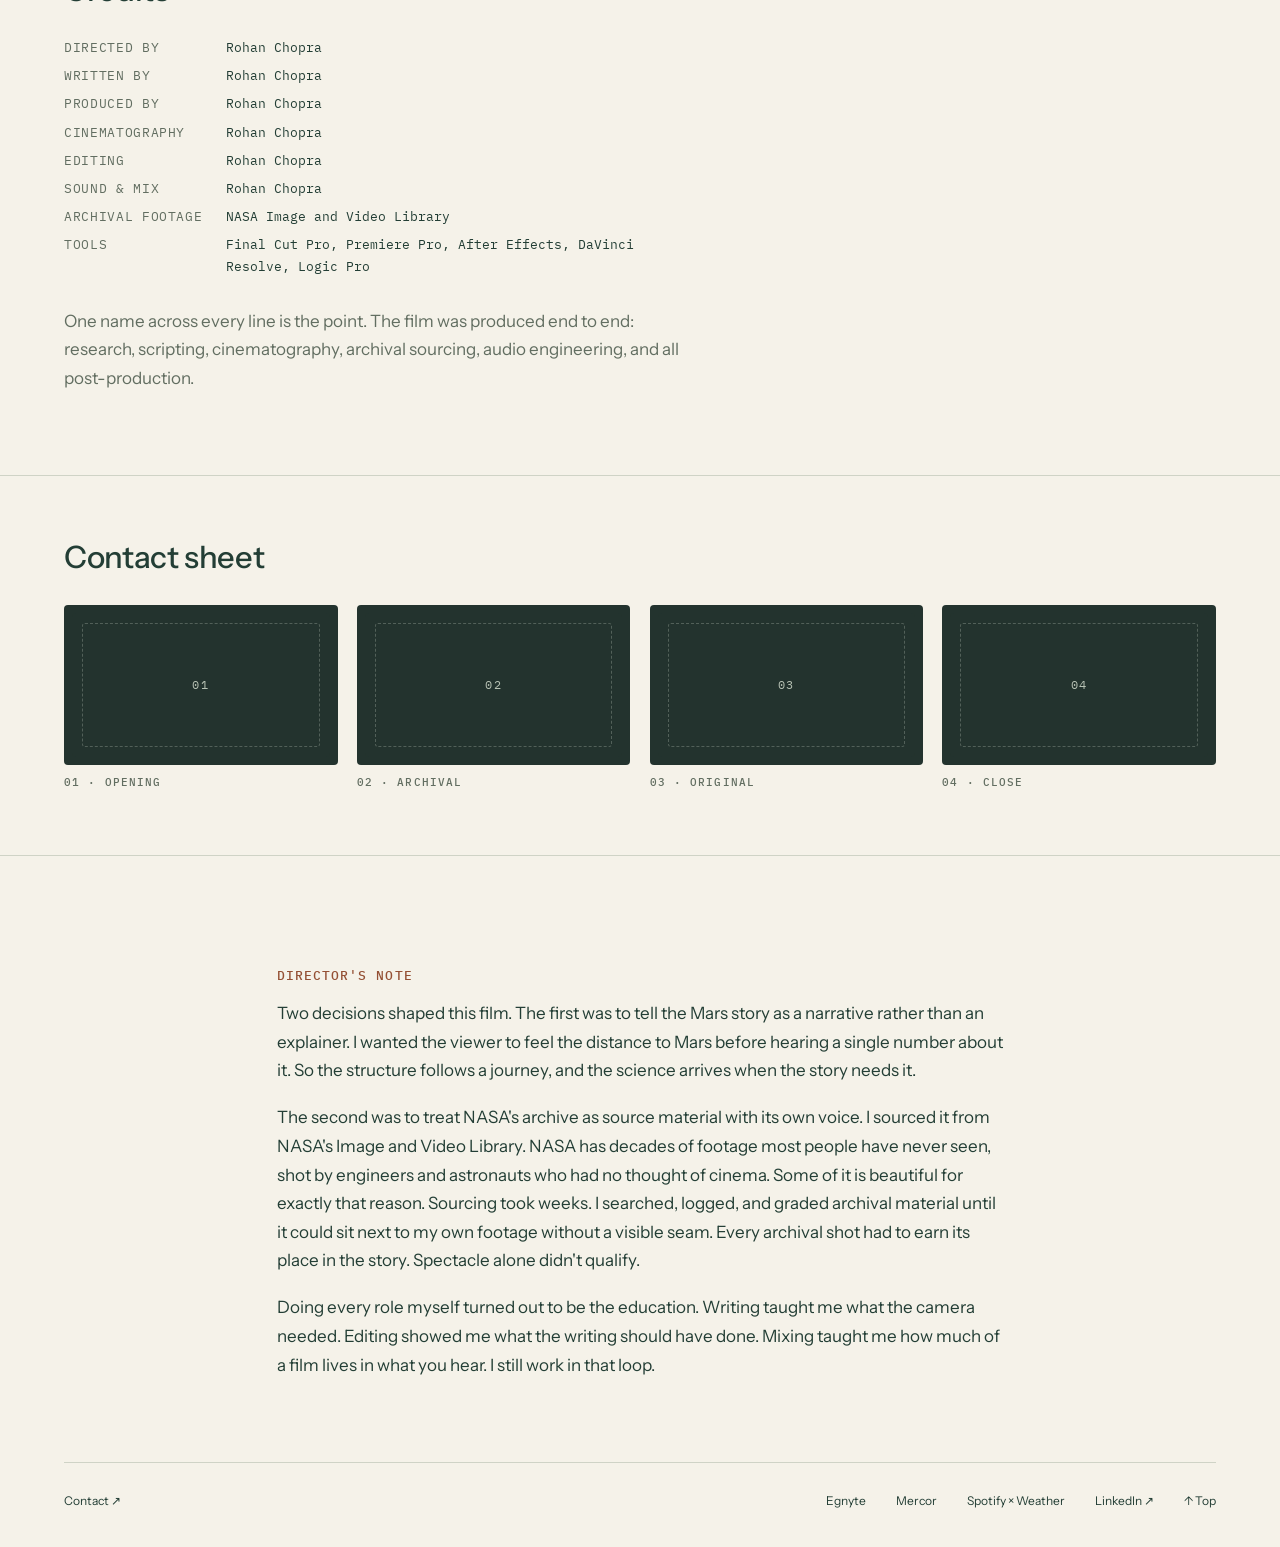
<file: film/journey-to-mars/index.html>
<!doctype html>
<html lang="en">
<head>
  <meta charset="utf-8">
  <meta name="viewport" content="width=device-width, initial-scale=1">
  <title>Journey to Mars · Best STEM Film, NASA CineSpace · Rohan Chopra</title>
  <meta name="description" content="Journey to Mars: a narrative documentary by Rohan Chopra. Best STEM Film at the NASA CineSpace International Film Competition; screened on the NASA Space Station Channel.">
  <link rel="canonical" href="https://rohanrelated.com/film/journey-to-mars/">
  <meta property="og:type" content="video.other">
  <meta property="og:title" content="Journey to Mars · Best STEM Film, NASA CineSpace">
  <meta property="og:description" content="A narrative documentary produced end-to-end. Best STEM Film among 169 international entries from 38 countries.">
  <meta property="og:url" content="https://rohanrelated.com/film/journey-to-mars/">
  <meta property="og:image" content="https://rohanrelated.com/assets/og.png">
  <meta name="twitter:card" content="summary_large_image">
  <meta name="twitter:image" content="https://rohanrelated.com/assets/og.png">
  <link rel="icon" href="/assets/favicon.svg" type="image/svg+xml">
  <link rel="stylesheet" href="/css/main.css?v=bbec9d85">
  <script src="/js/main.js?v=7a24f3d2" defer></script>
</head>
<body>
  <a class="skip-link" href="#main">Skip to content</a>
  <!-- SITE_HEADER:BEGIN -->
  <header class="site-header">
    <a class="wordmark" href="/">rohanrelated<span aria-hidden="true">®</span></a>
    <nav class="site-nav" aria-label="Main navigation">
      <div class="nav-item has-menu">
        <a class="nav-top" href="/work/egnyte/">Work</a>
        <button class="nav-caret" type="button" aria-expanded="false" aria-controls="menu-work" aria-label="Show all work"><span aria-hidden="true">▾</span></button>
        <ul class="nav-menu" id="menu-work">
          <li><a href="/work/egnyte/">Egnyte <span>UX research</span></a></li>
          <li><a href="/work/mercor/">Mercor <span>AI design evaluation</span></a></li>
          <li><a href="/work/spotify-weather/">Spotify × Weather <span>Data science</span></a></li>
        </ul>
      </div>
      <div class="nav-item has-menu">
        <a class="nav-top" aria-current="page" href="/film/">Film</a>
        <button class="nav-caret" type="button" aria-expanded="false" aria-controls="menu-film" aria-label="Show all films"><span aria-hidden="true">▾</span></button>
        <ul class="nav-menu" id="menu-film">
          <li><a aria-current="page" href="/film/journey-to-mars/">Journey to Mars <span>2022</span></a></li>
          <li><a href="/film/digital-redlining/">Digital Redlining <span>2025</span></a></li>
        </ul>
      </div>
      <a class="nav-top" href="/sound/">Sound</a>
      <a class="nav-top" href="/notes/">Notes</a>
      <a class="nav-top" href="/about/">About</a>
      <a href="mailto:rochopra99@gmail.com">Contact ↗</a>
    </nav>
  </header>
  <!-- SITE_HEADER:END -->

  <main id="main">
    <header class="article-header">
      <div class="wrap">
        <p class="slate">Film 01 <span class="dim">· Journey to Mars · 2022</span></p>
        <h1>Journey to Mars</h1>
        <p class="standfirst">A narrative documentary about the road to Mars. Best STEM Film at the NASA CineSpace International Film Competition, selected from 169 entries across 38 countries. Built from original footage and archival material from NASA's Image and Video Library.</p>
        <p class="slate" style="margin-top:1.25rem">Tools <span class="dim">· Final Cut Pro, Premiere Pro, After Effects, DaVinci Resolve, Logic Pro</span></p>
      </div>
    </header>

    <section class="band">
      <div class="wrap">
        <figure class="hung reveal" style="margin-top:0">
          <div class="frame">
            <span class="screen16">
              <!-- Lazy-loaded YouTube embed. Captions: enable/verify on the YouTube video itself; the player carries them through. -->
              <iframe
                src="https://www.youtube.com/embed/4Zxaz1RHYwY"
                title="Journey to Mars · full film on YouTube"
                loading="lazy"
                allow="accelerometer; autoplay; clipboard-write; encrypted-media; gyroscope; picture-in-picture; web-share"
                allowfullscreen
                referrerpolicy="strict-origin-when-cross-origin"></iframe>
            </span>
          </div>
          <figcaption>
            <p class="slate">Journey to Mars <span class="dim">· full film</span></p>
            <p>Watch on YouTube: <a href="https://youtu.be/4Zxaz1RHYwY?si=afQs1OcAqREv0uif">youtu.be/4Zxaz1RHYwY</a></p>
          </figcaption>
        </figure>

        <div class="callout reveal">
          <p class="label">Recognition</p>
          <p>Best STEM Film, NASA CineSpace International Film Competition, 2022. 169 entries, 38 countries. Screened on the NASA Space Station Channel and at the Houston Cinema Arts Festival.</p>
        </div>

        <h2 class="reveal">Credits</h2>
        <dl class="credits reveal">
          <dt>Directed by</dt><dd>Rohan Chopra</dd>
          <dt>Written by</dt><dd>Rohan Chopra</dd>
          <dt>Produced by</dt><dd>Rohan Chopra</dd>
          <dt>Cinematography</dt><dd>Rohan Chopra</dd>
          <dt>Editing</dt><dd>Rohan Chopra</dd>
          <dt>Sound &amp; mix</dt><dd>Rohan Chopra</dd>
          <dt>Archival footage</dt><dd>NASA Image and Video Library</dd>
          <dt>Tools</dt><dd>Final Cut Pro, Premiere Pro, After Effects, DaVinci Resolve, Logic Pro</dd>
        </dl>
        <p class="muted reveal" style="max-width:40rem">One name across every line is the point. The film was produced end to end: research, scripting, cinematography, archival sourcing, audio engineering, and all post-production.</p>
      </div>
    </section>

    <section class="band">
      <div class="wrap">
        <div class="section-head reveal">
          <h2>Contact sheet</h2>
        </div>
        <ul class="sheet">
          <li class="reveal"><div class="frame"><span class="screen16 awaiting" data-awaiting="01"></span></div><p class="slate">01 <span class="dim">· Opening</span></p></li>
          <li class="reveal"><div class="frame"><span class="screen16 awaiting" data-awaiting="02"></span></div><p class="slate">02 <span class="dim">· Archival</span></p></li>
          <li class="reveal"><div class="frame"><span class="screen16 awaiting" data-awaiting="03"></span></div><p class="slate">03 <span class="dim">· Original</span></p></li>
          <li class="reveal"><div class="frame"><span class="screen16 awaiting" data-awaiting="04"></span></div><p class="slate">04 <span class="dim">· Close</span></p></li>
        </ul>
      </div>
    </section>
    <section class="band">
      <div class="wrap prose">
        <p class="kicker reveal">Director's note</p>
        <div class="reveal">
          <p>Two decisions shaped this film. The first was to tell the Mars story as a narrative rather than an explainer. I wanted the viewer to feel the distance to Mars before hearing a single number about it. So the structure follows a journey, and the science arrives when the story needs it.</p>
          <p>The second was to treat NASA's archive as source material with its own voice. I sourced it from NASA's Image and Video Library. NASA has decades of footage most people have never seen, shot by engineers and astronauts who had no thought of cinema. Some of it is beautiful for exactly that reason. Sourcing took weeks. I searched, logged, and graded archival material until it could sit next to my own footage without a visible seam. Every archival shot had to earn its place in the story. Spectacle alone didn't qualify.</p>
          <p>Doing every role myself turned out to be the education. Writing taught me what the camera needed. Editing showed me what the writing should have done. Mixing taught me how much of a film lives in what you hear. I still work in that loop.</p>
        </div>
      </div>
    </section>
  </main>

  <!-- SITE_FOOTER:BEGIN -->
  <footer class="site-footer">
    <a href="mailto:rochopra99@gmail.com">Contact ↗</a>
    <nav aria-label="Footer navigation">
      <a href="/work/egnyte/">Egnyte</a>
      <a href="/work/mercor/">Mercor</a>
      <a href="/work/spotify-weather/">Spotify × Weather</a>
      <a href="https://www.linkedin.com/in/rohanchopra06">LinkedIn ↗</a>
      <a href="#main">↑ Top</a>
    </nav>
  </footer>
  <!-- SITE_FOOTER:END -->
</body>
</html>
</file>
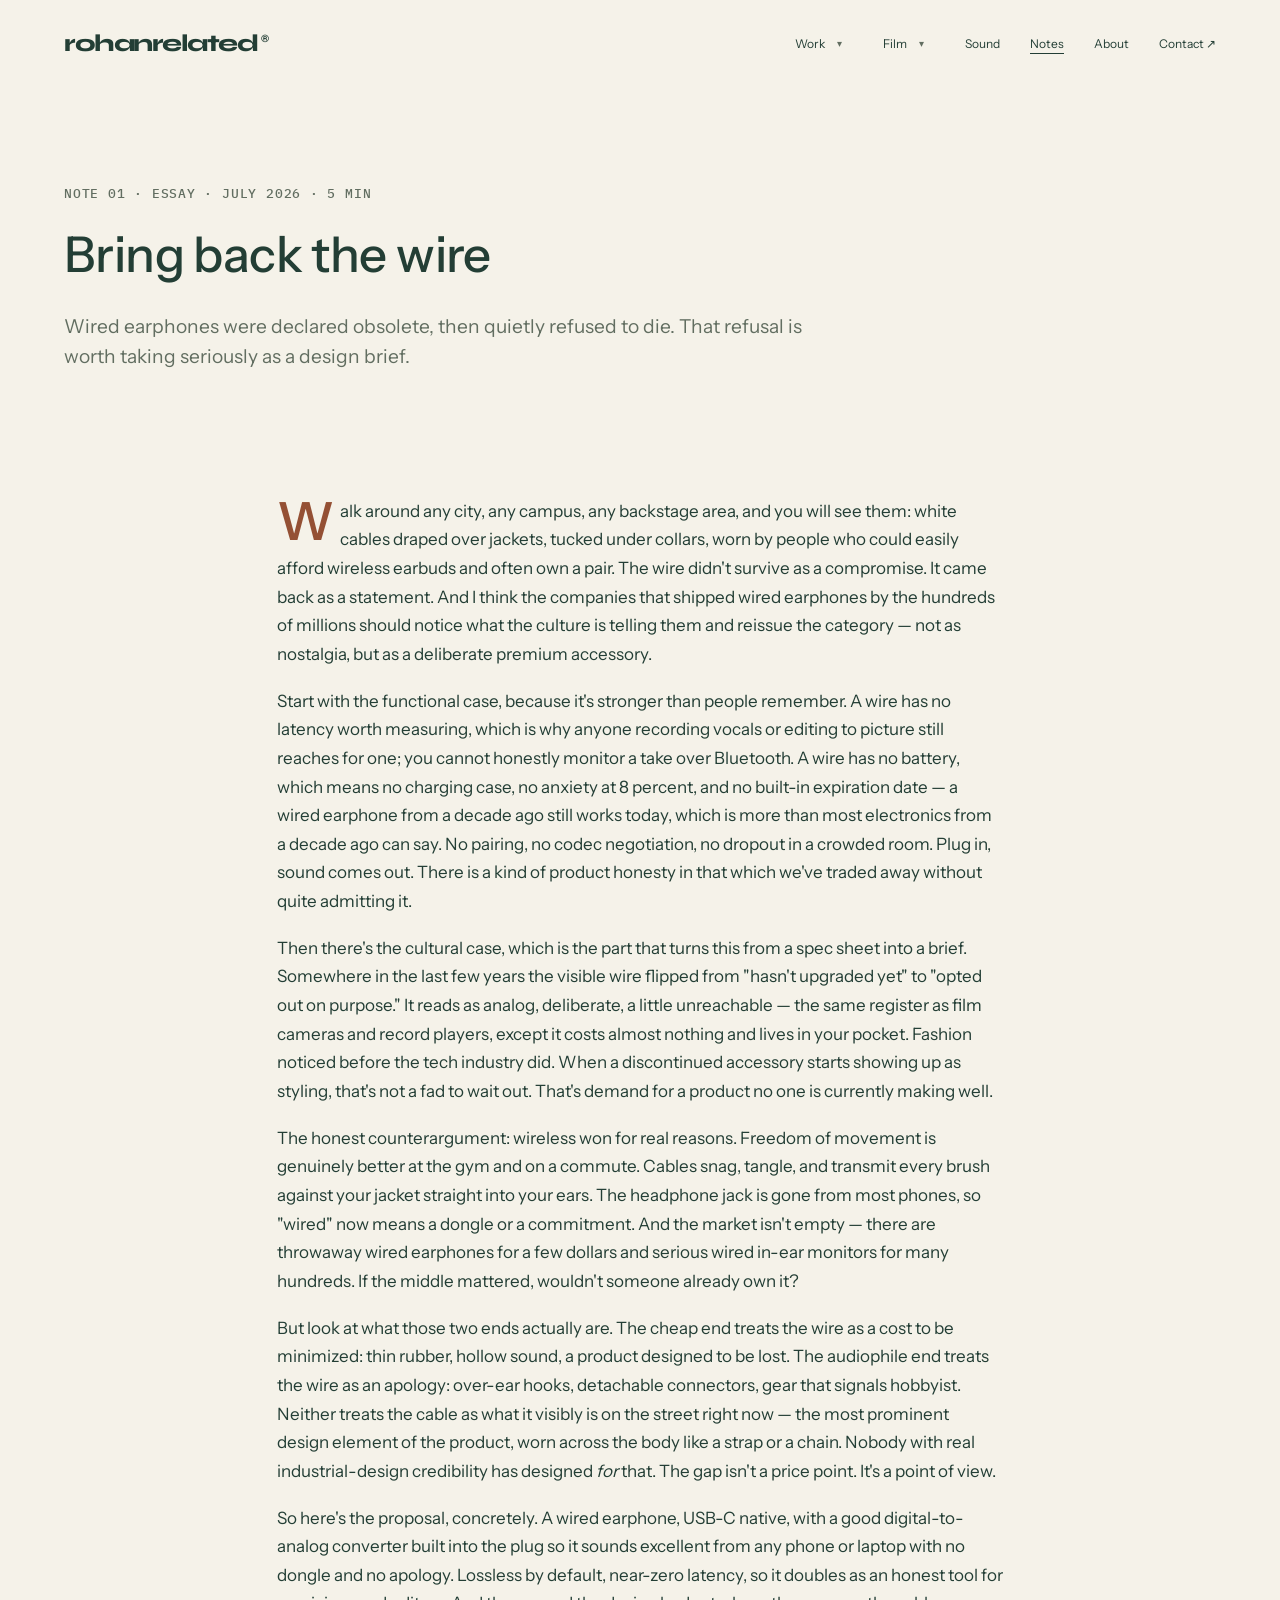
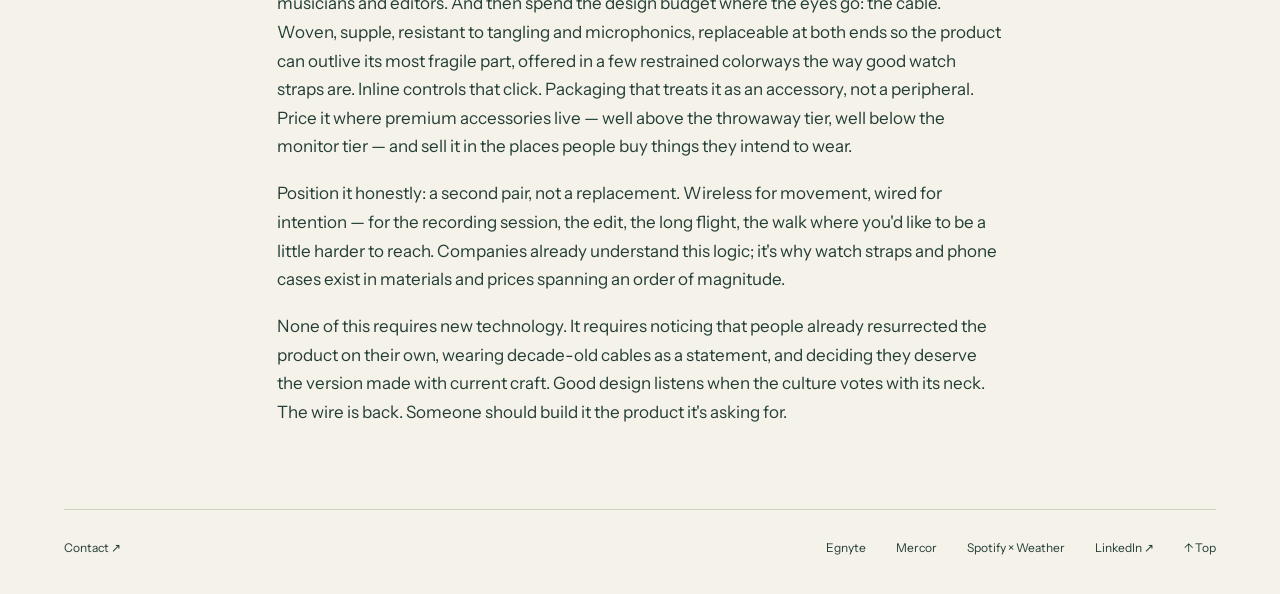
<file: notes/wired-earphones/index.html>
<!doctype html>
<!-- GENERATED FILE. do not edit by hand.
     Source: content/notes/2026-07-bring-back-the-wire.md · Regenerate with: python3 build.py -->
<html lang="en">
<head>
  <meta charset="utf-8">
  <meta name="viewport" content="width=device-width, initial-scale=1">
  <title>Bring back the wire · Rohan Chopra</title>
  <meta name="description" content="Wired earphones outlived their obsolescence and came back as a statement. The case for reissuing them as a deliberate premium accessory.">
  <link rel="canonical" href="https://rohanrelated.com/notes/wired-earphones/">
  <meta property="og:type" content="article">
  <meta property="og:title" content="Bring back the wire">
  <meta property="og:description" content="Wired earphones outlived their obsolescence and came back as a statement. The case for reissuing them as a deliberate premium accessory.">
  <meta property="og:url" content="https://rohanrelated.com/notes/wired-earphones/">
  <meta property="og:image" content="https://rohanrelated.com/assets/og.png">
  <meta name="twitter:card" content="summary_large_image">
  <meta name="twitter:image" content="https://rohanrelated.com/assets/og.png">
  <link rel="icon" href="/assets/favicon.svg" type="image/svg+xml">
  <link rel="stylesheet" href="/css/main.css?v=bbec9d85">
  <script src="/js/main.js?v=7a24f3d2" defer></script>
</head>
<body>
  <a class="skip-link" href="#main">Skip to content</a>
  <!-- SITE_HEADER:BEGIN -->
  <header class="site-header">
    <a class="wordmark" href="/">rohanrelated<span aria-hidden="true">®</span></a>
    <nav class="site-nav" aria-label="Main navigation">
      <div class="nav-item has-menu">
        <a class="nav-top" href="/work/egnyte/">Work</a>
        <button class="nav-caret" type="button" aria-expanded="false" aria-controls="menu-work" aria-label="Show all work"><span aria-hidden="true">▾</span></button>
        <ul class="nav-menu" id="menu-work">
          <li><a href="/work/egnyte/">Egnyte <span>UX research</span></a></li>
          <li><a href="/work/mercor/">Mercor <span>AI design evaluation</span></a></li>
          <li><a href="/work/spotify-weather/">Spotify × Weather <span>Data science</span></a></li>
        </ul>
      </div>
      <div class="nav-item has-menu">
        <a class="nav-top" href="/film/">Film</a>
        <button class="nav-caret" type="button" aria-expanded="false" aria-controls="menu-film" aria-label="Show all films"><span aria-hidden="true">▾</span></button>
        <ul class="nav-menu" id="menu-film">
          <li><a href="/film/journey-to-mars/">Journey to Mars <span>2022</span></a></li>
          <li><a href="/film/digital-redlining/">Digital Redlining <span>2025</span></a></li>
        </ul>
      </div>
      <a class="nav-top" href="/sound/">Sound</a>
      <a class="nav-top" aria-current="page" href="/notes/">Notes</a>
      <a class="nav-top" href="/about/">About</a>
      <a href="mailto:rochopra99@gmail.com">Contact ↗</a>
    </nav>
  </header>
  <!-- SITE_HEADER:END -->
  <main id="main">
    <header class="article-header">
      <div class="wrap">
        <p class="slate">Note 01 <span class="dim">· Essay · July 2026 · 5 min</span></p>
        <h1>Bring back the wire</h1>
        <p class="standfirst">Wired earphones were declared obsolete, then quietly refused to die. That refusal is worth taking seriously as a design brief.</p>
      </div>
    </header>
    <article class="band">
      <div class="wrap essay">
        <p>Walk around any city, any campus, any backstage area, and you will see them: white cables draped over jackets, tucked under collars, worn by people who could easily afford wireless earbuds and often own a pair. The wire didn't survive as a compromise. It came back as a statement. And I think the companies that shipped wired earphones by the hundreds of millions should notice what the culture is telling them and reissue the category — not as nostalgia, but as a deliberate premium accessory.</p>

        <p>Start with the functional case, because it's stronger than people remember. A wire has no latency worth measuring, which is why anyone recording vocals or editing to picture still reaches for one; you cannot honestly monitor a take over Bluetooth. A wire has no battery, which means no charging case, no anxiety at 8 percent, and no built-in expiration date — a wired earphone from a decade ago still works today, which is more than most electronics from a decade ago can say. No pairing, no codec negotiation, no dropout in a crowded room. Plug in, sound comes out. There is a kind of product honesty in that which we've traded away without quite admitting it.</p>

        <p>Then there's the cultural case, which is the part that turns this from a spec sheet into a brief. Somewhere in the last few years the visible wire flipped from "hasn't upgraded yet" to "opted out on purpose." It reads as analog, deliberate, a little unreachable — the same register as film cameras and record players, except it costs almost nothing and lives in your pocket. Fashion noticed before the tech industry did. When a discontinued accessory starts showing up as styling, that's not a fad to wait out. That's demand for a product no one is currently making well.</p>

        <p>The honest counterargument: wireless won for real reasons. Freedom of movement is genuinely better at the gym and on a commute. Cables snag, tangle, and transmit every brush against your jacket straight into your ears. The headphone jack is gone from most phones, so "wired" now means a dongle or a commitment. And the market isn't empty — there are throwaway wired earphones for a few dollars and serious wired in-ear monitors for many hundreds. If the middle mattered, wouldn't someone already own it?</p>

        <p>But look at what those two ends actually are. The cheap end treats the wire as a cost to be minimized: thin rubber, hollow sound, a product designed to be lost. The audiophile end treats the wire as an apology: over-ear hooks, detachable connectors, gear that signals hobbyist. Neither treats the cable as what it visibly is on the street right now — the most prominent design element of the product, worn across the body like a strap or a chain. Nobody with real industrial-design credibility has designed <em>for</em> that. The gap isn't a price point. It's a point of view.</p>

        <p>So here's the proposal, concretely. A wired earphone, USB-C native, with a good digital-to-analog converter built into the plug so it sounds excellent from any phone or laptop with no dongle and no apology. Lossless by default, near-zero latency, so it doubles as an honest tool for musicians and editors. And then spend the design budget where the eyes go: the cable. Woven, supple, resistant to tangling and microphonics, replaceable at both ends so the product can outlive its most fragile part, offered in a few restrained colorways the way good watch straps are. Inline controls that click. Packaging that treats it as an accessory, not a peripheral. Price it where premium accessories live — well above the throwaway tier, well below the monitor tier — and sell it in the places people buy things they intend to wear.</p>

        <p>Position it honestly: a second pair, not a replacement. Wireless for movement, wired for intention — for the recording session, the edit, the long flight, the walk where you'd like to be a little harder to reach. Companies already understand this logic; it's why watch straps and phone cases exist in materials and prices spanning an order of magnitude.</p>

        <p>None of this requires new technology. It requires noticing that people already resurrected the product on their own, wearing decade-old cables as a statement, and deciding they deserve the version made with current craft. Good design listens when the culture votes with its neck. The wire is back. Someone should build it the product it's asking for.</p>
      </div>
    </article>
  </main>
  <!-- SITE_FOOTER:BEGIN -->
  <footer class="site-footer">
    <a href="mailto:rochopra99@gmail.com">Contact ↗</a>
    <nav aria-label="Footer navigation">
      <a href="/work/egnyte/">Egnyte</a>
      <a href="/work/mercor/">Mercor</a>
      <a href="/work/spotify-weather/">Spotify × Weather</a>
      <a href="https://www.linkedin.com/in/rohanchopra06">LinkedIn ↗</a>
      <a href="#main">↑ Top</a>
    </nav>
  </footer>
  <!-- SITE_FOOTER:END -->
</body>
</html>
</file>
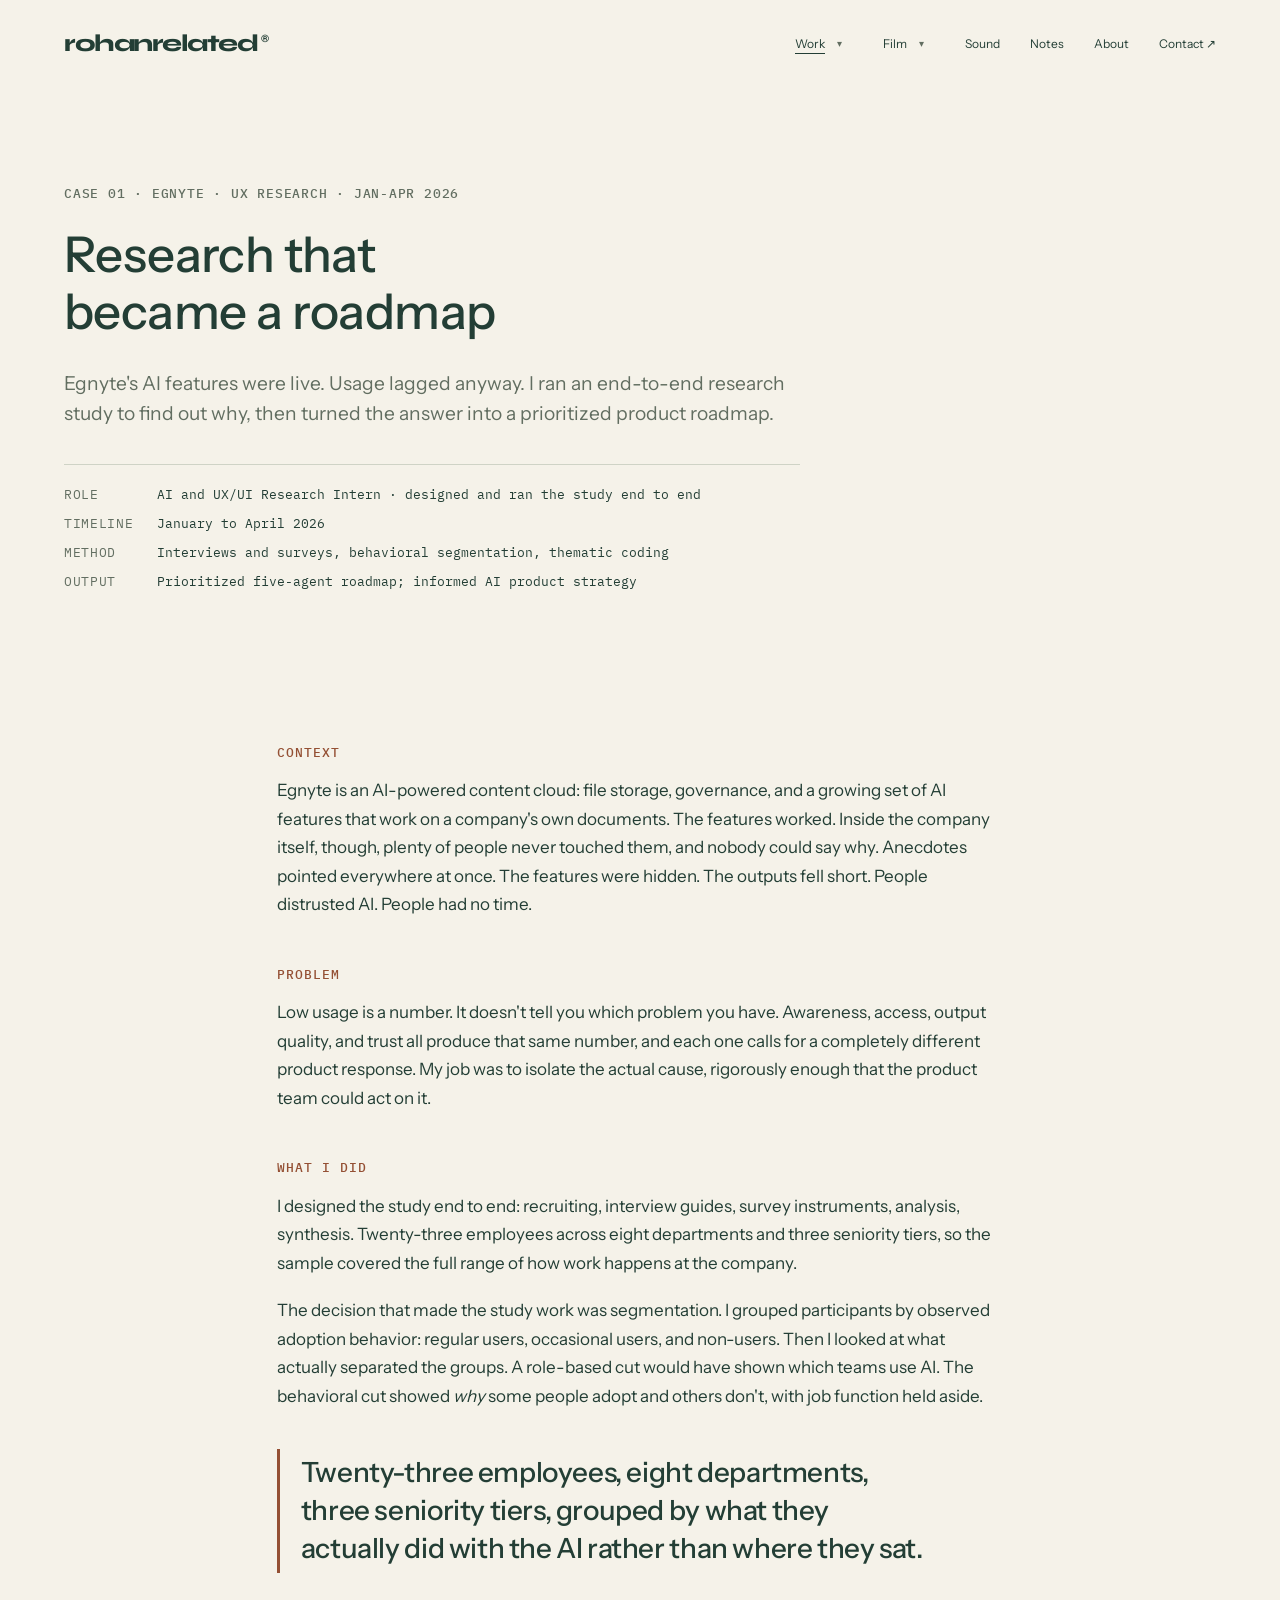
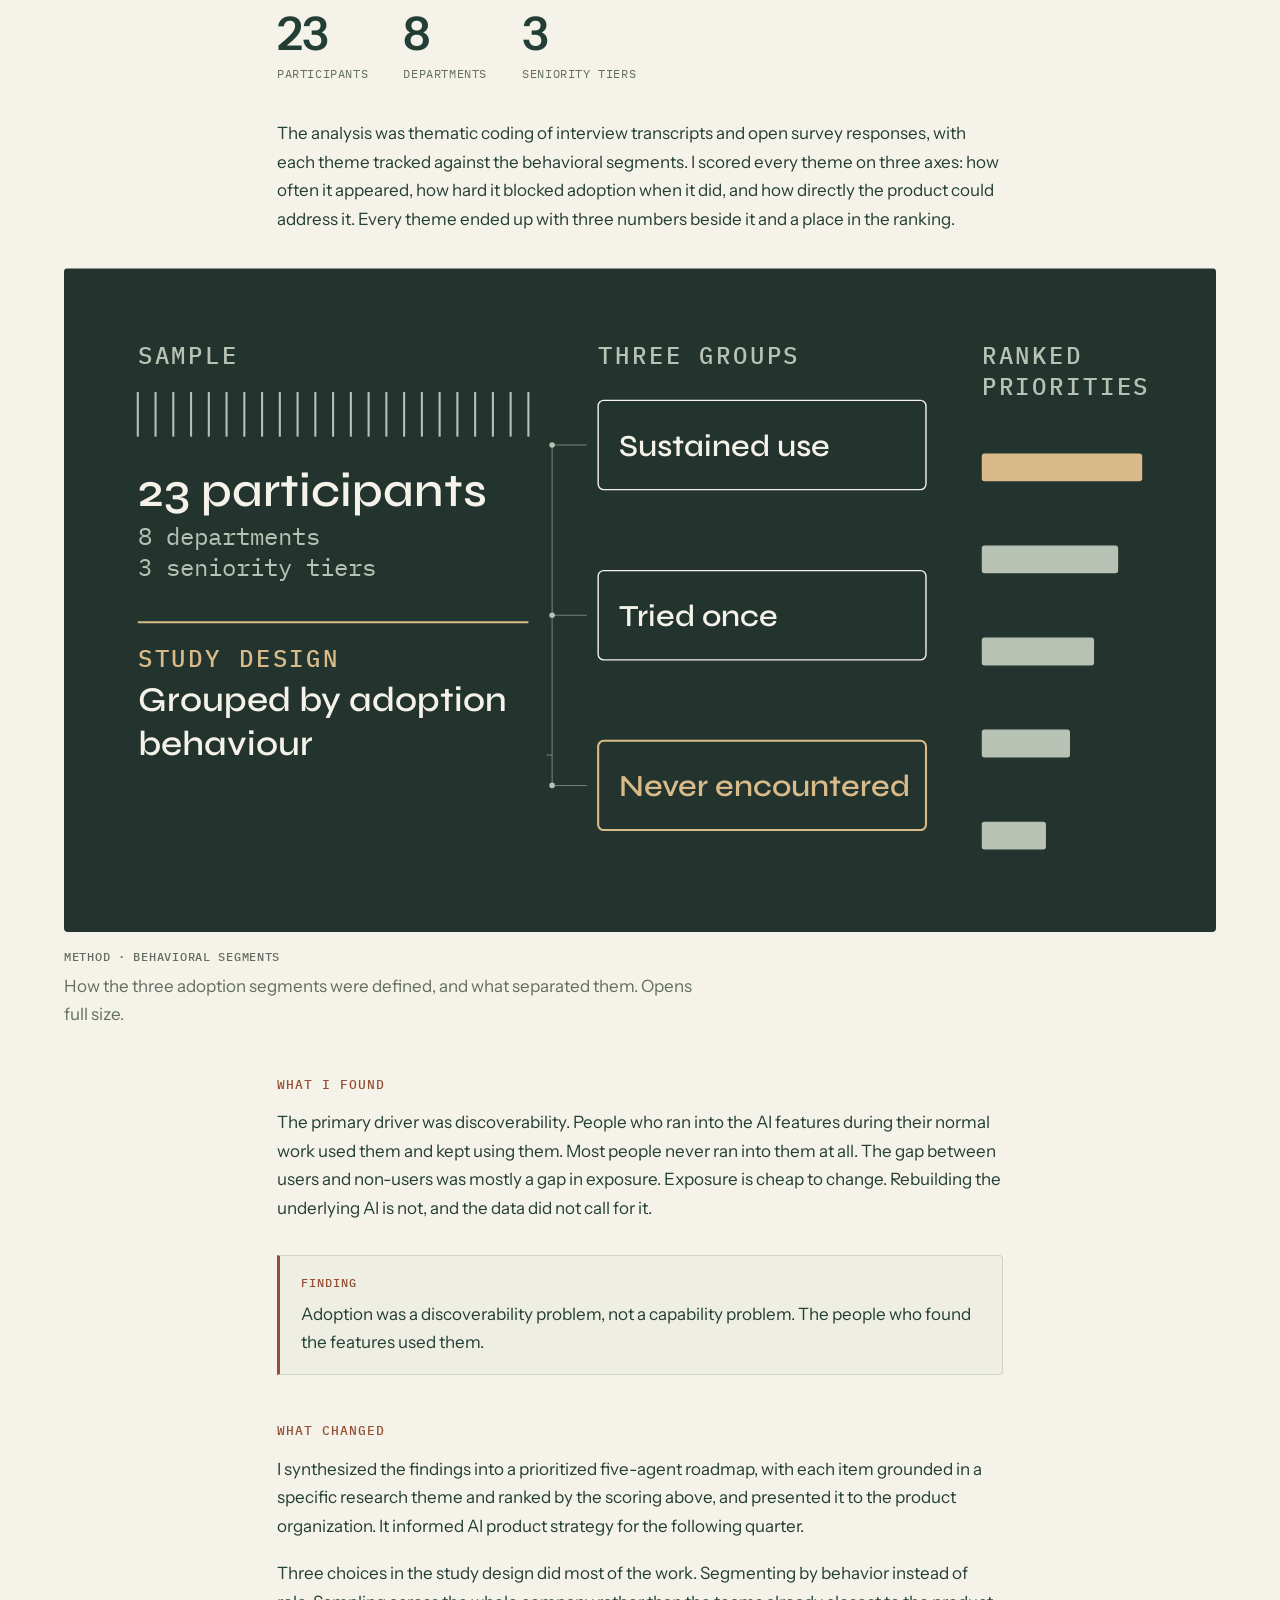
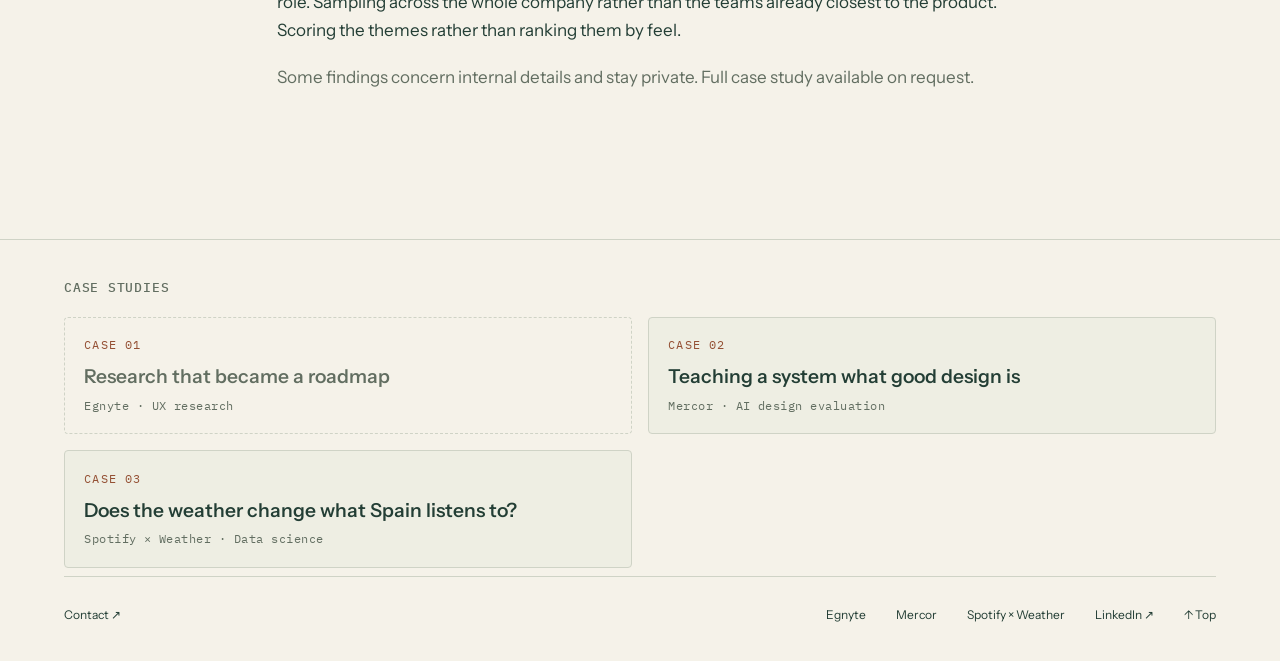
<file: work/egnyte/index.html>
<!doctype html>
<html lang="en">
<head>
  <meta charset="utf-8">
  <meta name="viewport" content="width=device-width, initial-scale=1">
  <title>Egnyte · research that became a roadmap · Rohan Chopra</title>
  <meta name="description" content="Case study: an end-to-end user research study on AI feature adoption at Egnyte (23 employees, 8 departments, 3 seniority tiers) that produced a prioritized agent roadmap.">
  <link rel="canonical" href="https://rohanrelated.com/work/egnyte/">
  <meta property="og:type" content="article">
  <meta property="og:title" content="Egnyte · research that became a roadmap">
  <meta property="og:description" content="An end-to-end study of why AI features go unused, and how the findings became a prioritized product roadmap.">
  <meta property="og:url" content="https://rohanrelated.com/work/egnyte/">
  <meta property="og:image" content="https://rohanrelated.com/assets/og.png">
  <meta name="twitter:card" content="summary_large_image">
  <meta name="twitter:image" content="https://rohanrelated.com/assets/og.png">
  <link rel="icon" href="/assets/favicon.svg" type="image/svg+xml">
  <link rel="stylesheet" href="/css/main.css?v=bbec9d85">
  <script src="/js/main.js?v=7a24f3d2" defer></script>
</head>
<body>
  <a class="skip-link" href="#main">Skip to content</a>
  <!-- SITE_HEADER:BEGIN -->
  <header class="site-header">
    <a class="wordmark" href="/">rohanrelated<span aria-hidden="true">®</span></a>
    <nav class="site-nav" aria-label="Main navigation">
      <div class="nav-item has-menu">
        <a class="nav-top" aria-current="page" href="/work/egnyte/">Work</a>
        <button class="nav-caret" type="button" aria-expanded="false" aria-controls="menu-work" aria-label="Show all work"><span aria-hidden="true">▾</span></button>
        <ul class="nav-menu" id="menu-work">
          <li><a aria-current="page" href="/work/egnyte/">Egnyte <span>UX research</span></a></li>
          <li><a href="/work/mercor/">Mercor <span>AI design evaluation</span></a></li>
          <li><a href="/work/spotify-weather/">Spotify × Weather <span>Data science</span></a></li>
        </ul>
      </div>
      <div class="nav-item has-menu">
        <a class="nav-top" href="/film/">Film</a>
        <button class="nav-caret" type="button" aria-expanded="false" aria-controls="menu-film" aria-label="Show all films"><span aria-hidden="true">▾</span></button>
        <ul class="nav-menu" id="menu-film">
          <li><a href="/film/journey-to-mars/">Journey to Mars <span>2022</span></a></li>
          <li><a href="/film/digital-redlining/">Digital Redlining <span>2025</span></a></li>
        </ul>
      </div>
      <a class="nav-top" href="/sound/">Sound</a>
      <a class="nav-top" href="/notes/">Notes</a>
      <a class="nav-top" href="/about/">About</a>
      <a href="mailto:rochopra99@gmail.com">Contact ↗</a>
    </nav>
  </header>
  <!-- SITE_HEADER:END -->

  <main id="main">
    <header class="article-header">
      <div class="wrap">
        <p class="slate">Case 01 <span class="dim">· Egnyte · UX research · Jan-Apr 2026</span></p>
        <h1>Research that became a roadmap</h1>
        <p class="standfirst">Egnyte's AI features were live. Usage lagged anyway. I ran an end-to-end research study to find out why, then turned the answer into a prioritized product roadmap.</p>
        <dl class="spec">
          <dt>Role</dt><dd>AI and UX/UI Research Intern · designed and ran the study end to end</dd>
          <dt>Timeline</dt><dd>January to April 2026</dd>
          <dt>Method</dt><dd>Interviews and surveys, behavioral segmentation, thematic coding</dd>
          <dt>Output</dt><dd>Prioritized five-agent roadmap; informed AI product strategy</dd>
        </dl>
      </div>
    </header>


    <article class="band">
      <div class="wrap prose">
        <p class="kicker reveal">Context</p>
        <div class="reveal">
          <p>Egnyte is an AI-powered content cloud: file storage, governance, and a growing set of AI features that work on a company's own documents. The features worked. Inside the company itself, though, plenty of people never touched them, and nobody could say why. Anecdotes pointed everywhere at once. The features were hidden. The outputs fell short. People distrusted AI. People had no time.</p>
        </div>

        <p class="kicker reveal">Problem</p>
        <div class="reveal">
          <p>Low usage is a number. It doesn't tell you which problem you have. Awareness, access, output quality, and trust all produce that same number, and each one calls for a completely different product response. My job was to isolate the actual cause, rigorously enough that the product team could act on it.</p>
        </div>

        <p class="kicker reveal">What I did</p>
        <div class="reveal">
          <p>I designed the study end to end: recruiting, interview guides, survey instruments, analysis, synthesis. Twenty-three employees across eight departments and three seniority tiers, so the sample covered the full range of how work happens at the company.</p>
          <p>The decision that made the study work was segmentation. I grouped participants by observed adoption behavior: regular users, occasional users, and non-users. Then I looked at what actually separated the groups. A role-based cut would have shown which teams use AI. The behavioral cut showed <em>why</em> some people adopt and others don't, with job function held aside.</p>
        </div>

        <blockquote class="pullquote reveal">Twenty-three employees, eight departments, three seniority tiers, grouped by what they actually did with the AI rather than where they sat.</blockquote>

        <ul class="stats reveal">
          <li><span class="n">23</span><span class="l">Participants</span></li>
          <li><span class="n">8</span><span class="l">Departments</span></li>
          <li><span class="n">3</span><span class="l">Seniority tiers</span></li>
        </ul>

        <div class="reveal">
          <p>The analysis was thematic coding of interview transcripts and open survey responses, with each theme tracked against the behavioral segments. I scored every theme on three axes: how often it appeared, how hard it blocked adoption when it did, and how directly the product could address it. Every theme ended up with three numbers beside it and a place in the ranking.</p>
        </div>

                <figure class="hung hung--wide diagram-figure reveal">
          <div class="frame">
            <span class="screen-diagram">
              <!-- DIAGRAM:egnyte-segmentation:BEGIN --><svg class="diagram diagram--wide" viewBox="0 0 1600 900" role="img" aria-labelledby="egnyte-segmentation-t egnyte-segmentation-d" preserveAspectRatio="xMidYMid meet"><title id="egnyte-segmentation-t">How the study was segmented</title><desc id="egnyte-segmentation-d">A research diagram in two stages. The sample is 23 participants drawn from 8 departments and 3 seniority tiers. A study-design decision then groups them by adoption behaviour, producing three groups: sustained use, tried once, and never encountered. The third group is emphasised, because it is where the finding came from. Five unlabelled bars in descending length stand for the ranked set of priorities that followed.</desc><text x="80" y="112" class="d-label" font-size="34" text-anchor="start">SAMPLE</text><line x1="80" y1="152" x2="80" y2="216" class="d-tick"/><line x1="105.455" y1="152" x2="105.455" y2="216" class="d-tick"/><line x1="130.909" y1="152" x2="130.909" y2="216" class="d-tick"/><line x1="156.364" y1="152" x2="156.364" y2="216" class="d-tick"/><line x1="181.818" y1="152" x2="181.818" y2="216" class="d-tick"/><line x1="207.273" y1="152" x2="207.273" y2="216" class="d-tick"/><line x1="232.727" y1="152" x2="232.727" y2="216" class="d-tick"/><line x1="258.182" y1="152" x2="258.182" y2="216" class="d-tick"/><line x1="283.636" y1="152" x2="283.636" y2="216" class="d-tick"/><line x1="309.091" y1="152" x2="309.091" y2="216" class="d-tick"/><line x1="334.545" y1="152" x2="334.545" y2="216" class="d-tick"/><line x1="360" y1="152" x2="360" y2="216" class="d-tick"/><line x1="385.455" y1="152" x2="385.455" y2="216" class="d-tick"/><line x1="410.909" y1="152" x2="410.909" y2="216" class="d-tick"/><line x1="436.364" y1="152" x2="436.364" y2="216" class="d-tick"/><line x1="461.818" y1="152" x2="461.818" y2="216" class="d-tick"/><line x1="487.273" y1="152" x2="487.273" y2="216" class="d-tick"/><line x1="512.727" y1="152" x2="512.727" y2="216" class="d-tick"/><line x1="538.182" y1="152" x2="538.182" y2="216" class="d-tick"/><line x1="563.636" y1="152" x2="563.636" y2="216" class="d-tick"/><line x1="589.091" y1="152" x2="589.091" y2="216" class="d-tick"/><line x1="614.545" y1="152" x2="614.545" y2="216" class="d-tick"/><line x1="640" y1="152" x2="640" y2="216" class="d-tick"/><text x="80" y="316" class="d-display" font-size="68" text-anchor="start">23 participants</text><text x="80" y="372" class="d-meta" font-size="34" text-anchor="start">8 departments</text><text x="80" y="416" class="d-meta" font-size="34" text-anchor="start">3 seniority tiers</text><line x1="80" y1="482" x2="640" y2="482" class="d-rule-accent"/><text x="80" y="546" class="d-label-accent" font-size="34" text-anchor="start">STUDY DESIGN</text><text x="80" y="610" class="d-display" font-size="50" text-anchor="start">Grouped by adoption</text><text x="80" y="672.5" class="d-display" font-size="50" text-anchor="start">behaviour</text><text x="740" y="112" class="d-label" font-size="34" text-anchor="start">THREE GROUPS</text><path d="M 666 672.5 H 674" class="d-link"/><path d="M 674 228.0 V 716.0" class="d-link"/><path d="M 674 228.0 H 724" class="d-link"/><circle cx="674" cy="228.0" r="4" class="d-node"/><path d="M 674 472.0 H 724" class="d-link"/><circle cx="674" cy="472.0" r="4" class="d-node"/><path d="M 674 716.0 H 724" class="d-link"/><circle cx="674" cy="716.0" r="4" class="d-node"/><rect x="740" y="164" width="470" height="128" rx="8" class="d-band"/><text x="770" y="243.4" class="d-name" font-size="44" text-anchor="start">Sustained use</text><rect x="740" y="408" width="470" height="128" rx="8" class="d-band"/><text x="770" y="487.4" class="d-name" font-size="44" text-anchor="start">Tried once</text><rect x="740" y="652" width="470" height="128" rx="8" class="d-band-hot"/><text x="770" y="731.4" class="d-name-hot" font-size="44" text-anchor="start">Never encountered</text><text x="1290" y="112" class="d-label" font-size="34" text-anchor="start">RANKED</text><text x="1290" y="156" class="d-label" font-size="34" text-anchor="start">PRIORITIES</text><rect x="1290" y="240" width="230" height="40" rx="4" class="d-bar-hot"/><rect x="1290" y="372" width="195.5" height="40" rx="4" class="d-bar"/><rect x="1290" y="504" width="161" height="40" rx="4" class="d-bar"/><rect x="1290" y="636" width="126.5" height="40" rx="4" class="d-bar"/><rect x="1290" y="768" width="92" height="40" rx="4" class="d-bar"/></svg><svg class="diagram diagram--tall" viewBox="0 0 1000 1250" aria-hidden="true" focusable="false" preserveAspectRatio="xMidYMid meet"><text x="60" y="80" class="d-label" font-size="38" text-anchor="start">SAMPLE</text><line x1="60" y1="112" x2="60" y2="172" class="d-tick"/><line x1="100" y1="112" x2="100" y2="172" class="d-tick"/><line x1="140" y1="112" x2="140" y2="172" class="d-tick"/><line x1="180" y1="112" x2="180" y2="172" class="d-tick"/><line x1="220" y1="112" x2="220" y2="172" class="d-tick"/><line x1="260" y1="112" x2="260" y2="172" class="d-tick"/><line x1="300" y1="112" x2="300" y2="172" class="d-tick"/><line x1="340" y1="112" x2="340" y2="172" class="d-tick"/><line x1="380" y1="112" x2="380" y2="172" class="d-tick"/><line x1="420" y1="112" x2="420" y2="172" class="d-tick"/><line x1="460" y1="112" x2="460" y2="172" class="d-tick"/><line x1="500" y1="112" x2="500" y2="172" class="d-tick"/><line x1="540" y1="112" x2="540" y2="172" class="d-tick"/><line x1="580" y1="112" x2="580" y2="172" class="d-tick"/><line x1="620" y1="112" x2="620" y2="172" class="d-tick"/><line x1="660" y1="112" x2="660" y2="172" class="d-tick"/><line x1="700" y1="112" x2="700" y2="172" class="d-tick"/><line x1="740" y1="112" x2="740" y2="172" class="d-tick"/><line x1="780" y1="112" x2="780" y2="172" class="d-tick"/><line x1="820" y1="112" x2="820" y2="172" class="d-tick"/><line x1="860" y1="112" x2="860" y2="172" class="d-tick"/><line x1="900" y1="112" x2="900" y2="172" class="d-tick"/><line x1="940" y1="112" x2="940" y2="172" class="d-tick"/><text x="60" y="262" class="d-display" font-size="70" text-anchor="start">23 participants</text><text x="60" y="316" class="d-meta" font-size="38" text-anchor="start">8 departments · 3 seniority tiers</text><line x1="60" y1="374" x2="940" y2="374" class="d-rule-accent"/><text x="60" y="430" class="d-label-accent" font-size="38" text-anchor="start">STUDY DESIGN</text><text x="60" y="490" class="d-display" font-size="54" text-anchor="start">Grouped by adoption behaviour</text><text x="60" y="601.5" class="d-label" font-size="38" text-anchor="start">THREE GROUPS</text><rect x="60" y="635.5" width="880" height="88" rx="8" class="d-band"/><text x="88" y="696.3" class="d-name" font-size="48" text-anchor="start">Sustained use</text><rect x="60" y="743.5" width="880" height="88" rx="8" class="d-band"/><text x="88" y="804.3" class="d-name" font-size="48" text-anchor="start">Tried once</text><rect x="60" y="851.5" width="880" height="88" rx="8" class="d-band-hot"/><text x="88" y="912.3" class="d-name-hot" font-size="48" text-anchor="start">Never encountered</text><text x="60" y="995.5" class="d-label" font-size="38" text-anchor="start">RANKED PRIORITIES</text><rect x="60" y="1029.5" width="880" height="24" rx="4" class="d-bar-hot"/><rect x="60" y="1069.5" width="748" height="24" rx="4" class="d-bar"/><rect x="60" y="1109.5" width="616" height="24" rx="4" class="d-bar"/><rect x="60" y="1149.5" width="484" height="24" rx="4" class="d-bar"/><rect x="60" y="1189.5" width="352" height="24" rx="4" class="d-bar"/></svg><!-- DIAGRAM:egnyte-segmentation:END -->
            </span>
          </div>
          <figcaption>
            <p class="slate">Method <span class="dim">· behavioral segments</span></p>
            <p>How the three adoption segments were defined, and what separated them. <span class="muted">Opens full size.</span></p>
          </figcaption>
        </figure>

        <p class="kicker reveal">What I found</p>
        <div class="reveal">
          <p>The primary driver was discoverability. People who ran into the AI features during their normal work used them and kept using them. Most people never ran into them at all. The gap between users and non-users was mostly a gap in exposure. Exposure is cheap to change. Rebuilding the underlying AI is not, and the data did not call for it.</p>
        </div>

        <div class="callout reveal">
          <p class="label">Finding</p>
          <p>Adoption was a discoverability problem, not a capability problem. The people who found the features used them.</p>
        </div>

        <p class="kicker reveal">What changed</p>
        <div class="reveal">
          <p>I synthesized the findings into a prioritized five-agent roadmap, with each item grounded in a specific research theme and ranked by the scoring above, and presented it to the product organization. It informed AI product strategy for the following quarter.</p>
          <p>Three choices in the study design did most of the work. Segmenting by behavior instead of role. Sampling across the whole company rather than the teams already closest to the product. Scoring the themes rather than ranking them by feel.</p>
          <p class="muted">Some findings concern internal details and stay private. Full case study available on request.</p>
        </div>
      </div>
    </article>

    <nav class="case-pager" aria-label="Case studies">
      <div class="wrap">
        <p class="slate">Case studies</p>
        <ul>
          <li class="here"><a href="/work/egnyte/"><span class="n">Case 01</span> <span class="t">Research that became a roadmap</span> <span class="d">Egnyte · UX research</span></a></li>
          <li><a href="/work/mercor/"><span class="n">Case 02</span> <span class="t">Teaching a system what good design is</span> <span class="d">Mercor · AI design evaluation</span></a></li>
          <li><a href="/work/spotify-weather/"><span class="n">Case 03</span> <span class="t">Does the weather change what Spain listens to?</span> <span class="d">Spotify × Weather · Data science</span></a></li>
        </ul>
      </div>
    </nav>
  </main>

  <!-- SITE_FOOTER:BEGIN -->
  <footer class="site-footer">
    <a href="mailto:rochopra99@gmail.com">Contact ↗</a>
    <nav aria-label="Footer navigation">
      <a href="/work/egnyte/">Egnyte</a>
      <a href="/work/mercor/">Mercor</a>
      <a href="/work/spotify-weather/">Spotify × Weather</a>
      <a href="https://www.linkedin.com/in/rohanchopra06">LinkedIn ↗</a>
      <a href="#main">↑ Top</a>
    </nav>
  </footer>
  <!-- SITE_FOOTER:END -->
</body>
</html>
</file>
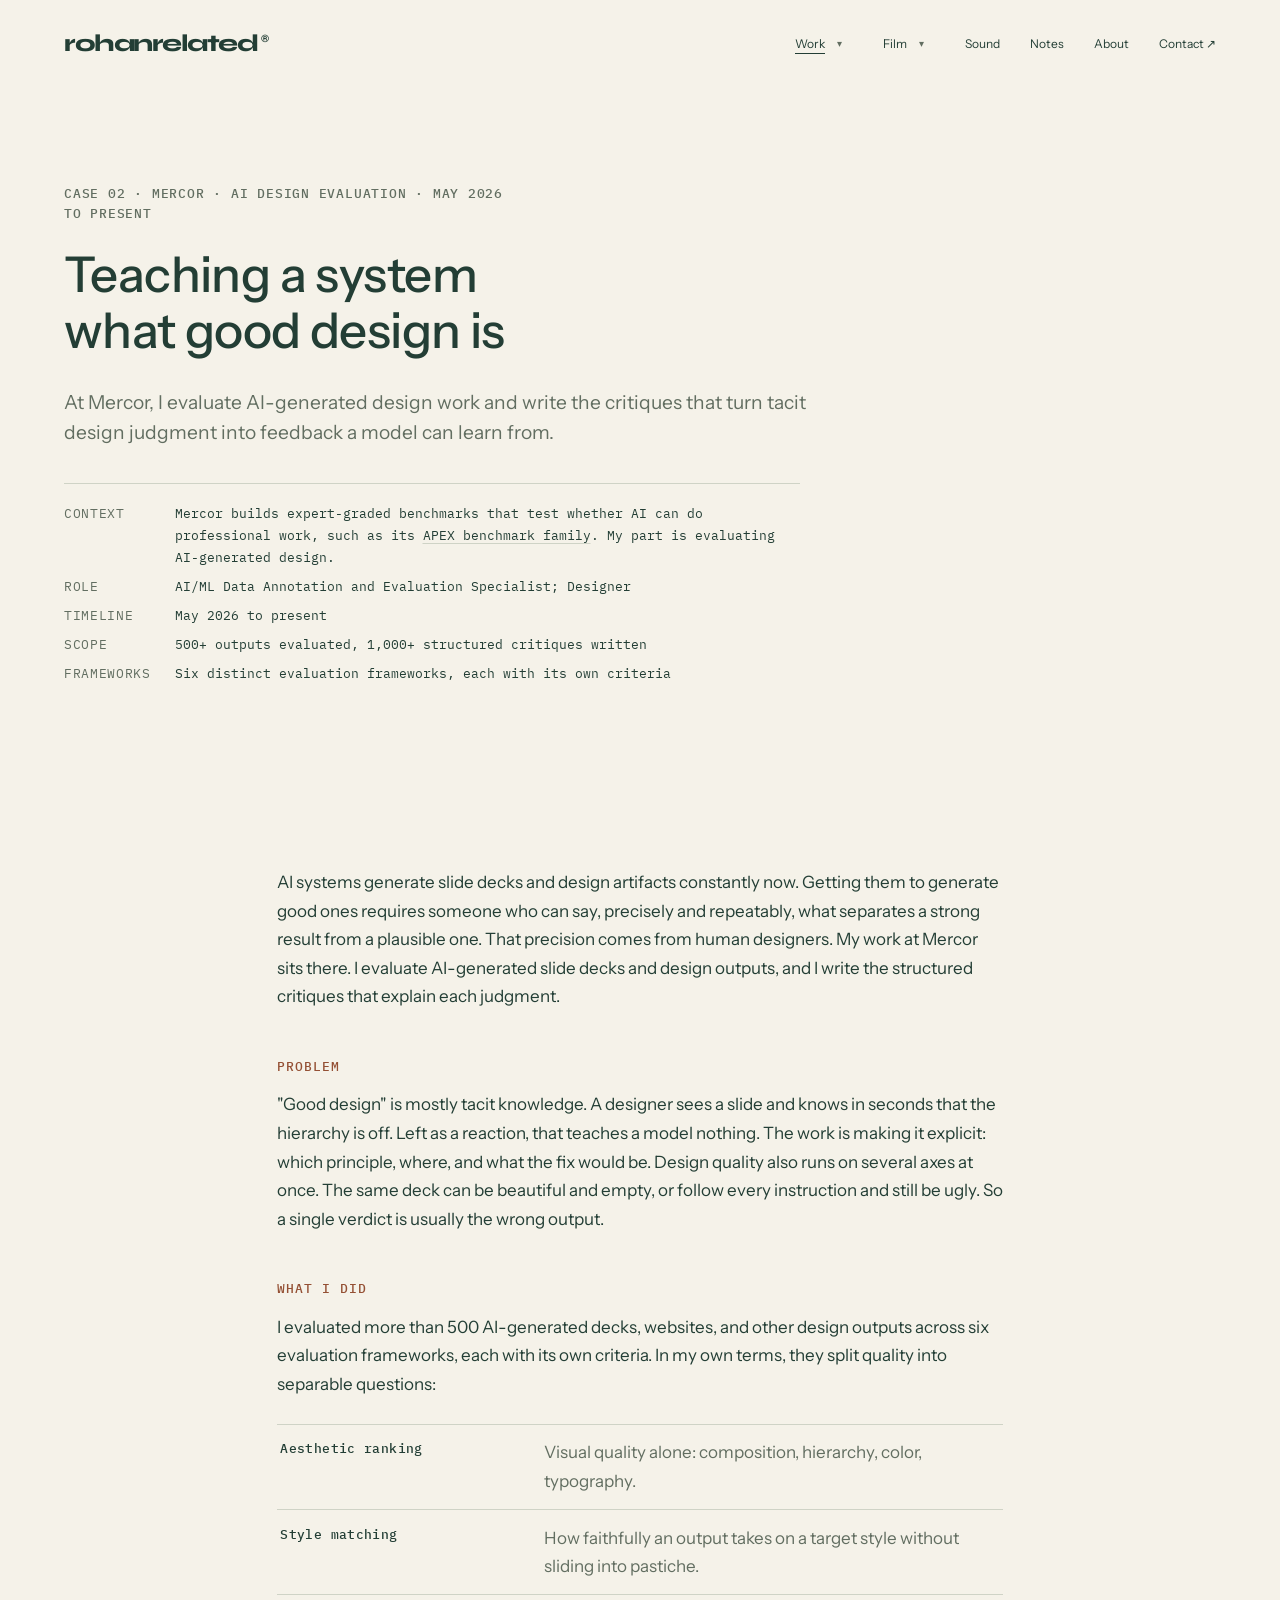
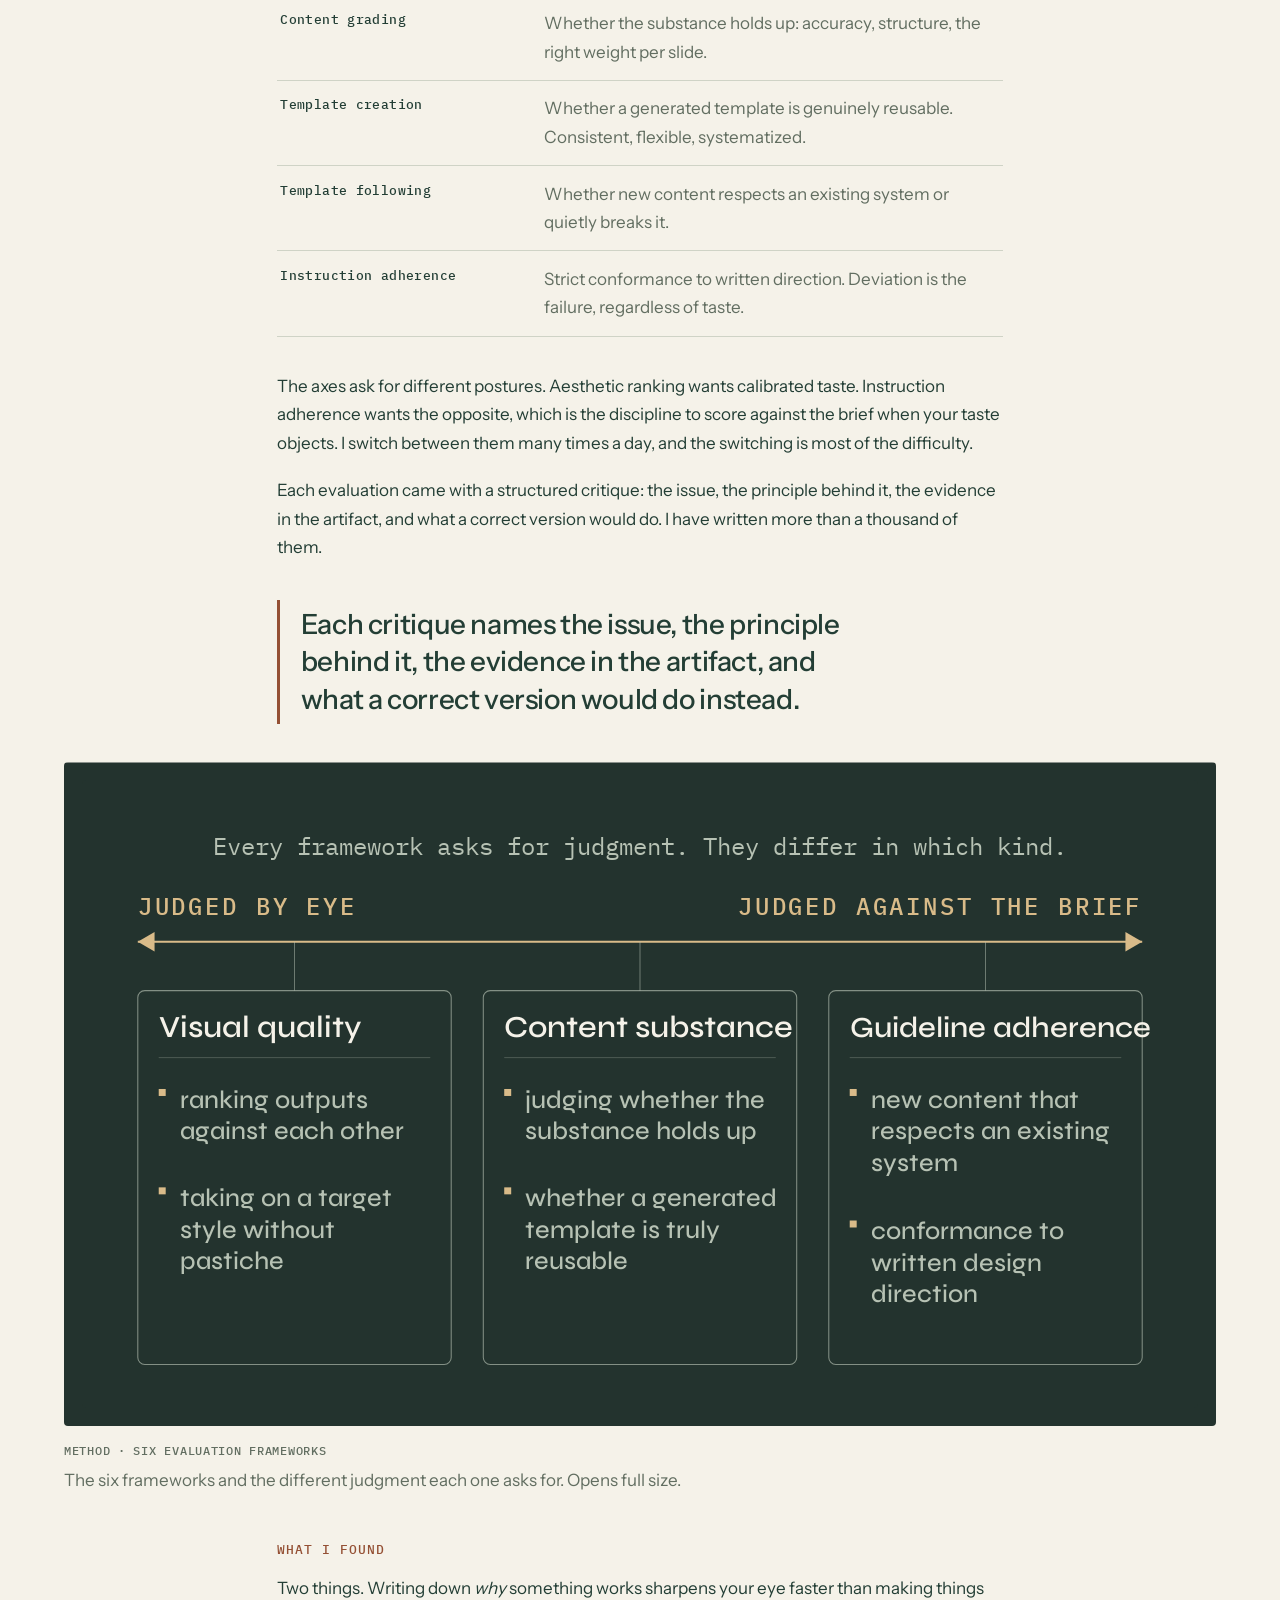
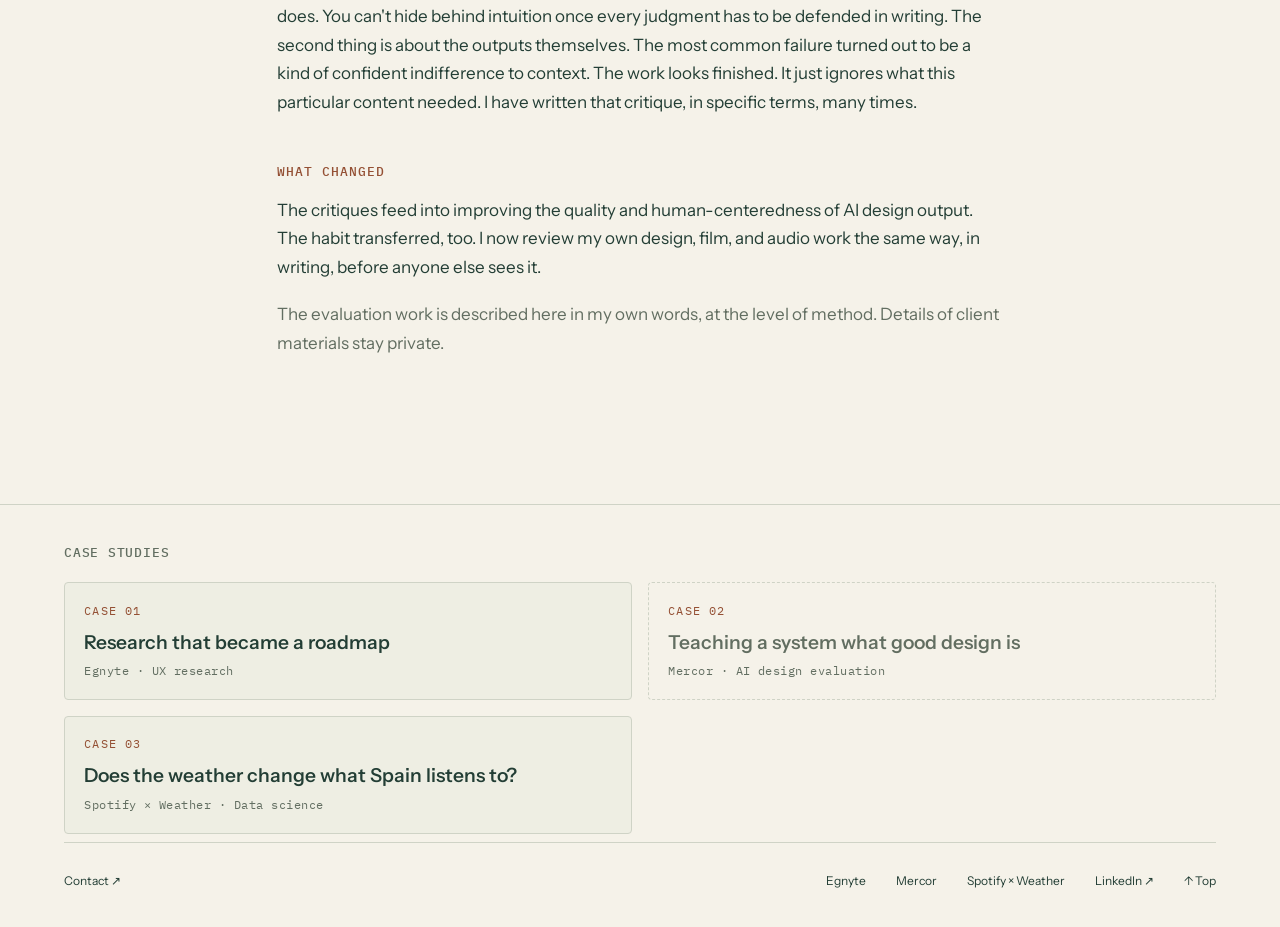
<file: work/mercor/index.html>
<!doctype html>
<html lang="en">
<head>
  <meta charset="utf-8">
  <meta name="viewport" content="width=device-width, initial-scale=1">
  <title>Mercor · teaching a system what good design is · Rohan Chopra</title>
  <meta name="description" content="Case study: evaluating 500+ AI-generated design outputs across six frameworks and writing 1,000+ structured critiques that make design judgment legible to a model.">
  <link rel="canonical" href="https://rohanrelated.com/work/mercor/">
  <meta property="og:type" content="article">
  <meta property="og:title" content="Mercor · teaching a system what good design is">
  <meta property="og:description" content="1,000+ structured critiques of AI-generated design work across six evaluation frameworks.">
  <meta property="og:url" content="https://rohanrelated.com/work/mercor/">
  <meta property="og:image" content="https://rohanrelated.com/assets/og.png">
  <meta name="twitter:card" content="summary_large_image">
  <meta name="twitter:image" content="https://rohanrelated.com/assets/og.png">
  <link rel="icon" href="/assets/favicon.svg" type="image/svg+xml">
  <link rel="stylesheet" href="/css/main.css?v=bbec9d85">
  <script src="/js/main.js?v=7a24f3d2" defer></script>
</head>
<body>
  <a class="skip-link" href="#main">Skip to content</a>
  <!-- SITE_HEADER:BEGIN -->
  <header class="site-header">
    <a class="wordmark" href="/">rohanrelated<span aria-hidden="true">®</span></a>
    <nav class="site-nav" aria-label="Main navigation">
      <div class="nav-item has-menu">
        <a class="nav-top" aria-current="page" href="/work/egnyte/">Work</a>
        <button class="nav-caret" type="button" aria-expanded="false" aria-controls="menu-work" aria-label="Show all work"><span aria-hidden="true">▾</span></button>
        <ul class="nav-menu" id="menu-work">
          <li><a href="/work/egnyte/">Egnyte <span>UX research</span></a></li>
          <li><a aria-current="page" href="/work/mercor/">Mercor <span>AI design evaluation</span></a></li>
          <li><a href="/work/spotify-weather/">Spotify × Weather <span>Data science</span></a></li>
        </ul>
      </div>
      <div class="nav-item has-menu">
        <a class="nav-top" href="/film/">Film</a>
        <button class="nav-caret" type="button" aria-expanded="false" aria-controls="menu-film" aria-label="Show all films"><span aria-hidden="true">▾</span></button>
        <ul class="nav-menu" id="menu-film">
          <li><a href="/film/journey-to-mars/">Journey to Mars <span>2022</span></a></li>
          <li><a href="/film/digital-redlining/">Digital Redlining <span>2025</span></a></li>
        </ul>
      </div>
      <a class="nav-top" href="/sound/">Sound</a>
      <a class="nav-top" href="/notes/">Notes</a>
      <a class="nav-top" href="/about/">About</a>
      <a href="mailto:rochopra99@gmail.com">Contact ↗</a>
    </nav>
  </header>
  <!-- SITE_HEADER:END -->

  <main id="main">
    <header class="article-header">
      <div class="wrap">
        <p class="slate">Case 02 <span class="dim">· Mercor · AI design evaluation · May 2026 to present</span></p>
        <h1>Teaching a system what good design is</h1>
        <p class="standfirst">At Mercor, I evaluate AI-generated design work and write the critiques that turn tacit design judgment into feedback a model can learn from.</p>
        <dl class="spec">
          <dt>Context</dt><dd>Mercor builds expert-graded benchmarks that test whether AI can do professional work, such as its <a href="https://www.mercor.com/apex/">APEX benchmark family</a>. My part is evaluating AI-generated design.</dd>
          <dt>Role</dt><dd>AI/ML Data Annotation and Evaluation Specialist; Designer</dd>
          <dt>Timeline</dt><dd>May 2026 to present</dd>
          <dt>Scope</dt><dd>500+ outputs evaluated, 1,000+ structured critiques written</dd>
          <dt>Frameworks</dt><dd>Six distinct evaluation frameworks, each with its own criteria</dd>
        </dl>
      </div>
    </header>


    <article class="band">
      <div class="wrap prose">
        <p class="kicker reveal">Context</p>
        <div class="reveal">
          <p>AI systems generate slide decks and design artifacts constantly now. Getting them to generate good ones requires someone who can say, precisely and repeatably, what separates a strong result from a plausible one. That precision comes from human designers. My work at Mercor sits there. I evaluate AI-generated slide decks and design outputs, and I write the structured critiques that explain each judgment.</p>
        </div>

        <p class="kicker reveal">Problem</p>
        <div class="reveal">
          <p>"Good design" is mostly tacit knowledge. A designer sees a slide and knows in seconds that the hierarchy is off. Left as a reaction, that teaches a model nothing. The work is making it explicit: which principle, where, and what the fix would be. Design quality also runs on several axes at once. The same deck can be beautiful and empty, or follow every instruction and still be ugly. So a single verdict is usually the wrong output.</p>
        </div>

        <p class="kicker reveal">What I did</p>
        <div class="reveal">
          <p>I evaluated more than 500 AI-generated decks, websites, and other design outputs across six evaluation frameworks, each with its own criteria. In my own terms, they split quality into separable questions:</p>
        </div>

        <ul class="rows reveal">
          <li><span class="k">Aesthetic ranking</span><span class="v">Visual quality alone: composition, hierarchy, color, typography.</span></li>
          <li><span class="k">Style matching</span><span class="v">How faithfully an output takes on a target style without sliding into pastiche.</span></li>
          <li><span class="k">Content grading</span><span class="v">Whether the substance holds up: accuracy, structure, the right weight per slide.</span></li>
          <li><span class="k">Template creation</span><span class="v">Whether a generated template is genuinely reusable. Consistent, flexible, systematized.</span></li>
          <li><span class="k">Template following</span><span class="v">Whether new content respects an existing system or quietly breaks it.</span></li>
          <li><span class="k">Instruction adherence</span><span class="v">Strict conformance to written direction. Deviation is the failure, regardless of taste.</span></li>
        </ul>

        <div class="reveal">
          <p>The axes ask for different postures. Aesthetic ranking wants calibrated taste. Instruction adherence wants the opposite, which is the discipline to score against the brief when your taste objects. I switch between them many times a day, and the switching is most of the difficulty.</p>
          <p>Each evaluation came with a structured critique: the issue, the principle behind it, the evidence in the artifact, and what a correct version would do. I have written more than a thousand of them.</p>
        </div>

        <blockquote class="pullquote reveal">Each critique names the issue, the principle behind it, the evidence in the artifact, and what a correct version would do instead.</blockquote>

                <figure class="hung hung--wide diagram-figure reveal">
          <div class="frame">
            <span class="screen-diagram">
              <!-- DIAGRAM:mercor-frameworks:BEGIN --><svg class="diagram diagram--wide" viewBox="0 0 1600 900" role="img" aria-labelledby="mercor-frameworks-t mercor-frameworks-d" preserveAspectRatio="xMidYMid meet"><title id="mercor-frameworks-t">Six evaluation frameworks, by the judgment each asks for</title><desc id="mercor-frameworks-d">A diagram organised along a single axis running from judged by eye to judged against the brief. Six evaluation frameworks sit along it in three families. Visual quality covers aesthetic ranking and style matching. Content substance covers content grading and template reuse. Guideline adherence covers system following and written direction. The axis is the point: the frameworks sit at different places on it, so each asks for a different kind of judgment.</desc><text x="800" y="108" class="d-meta" font-size="34" text-anchor="middle">Every framework asks for judgment. They differ in which kind.</text><line x1="80" y1="232" x2="1520" y2="232" class="d-axis"/><path d="M 80 232 L 104 218 L 104 246 Z" class="d-axis-cap"/><path d="M 1520 232 L 1496 218 L 1496 246 Z" class="d-axis-cap"/><text x="80" y="194" class="d-label-accent" font-size="34" text-anchor="start">JUDGED BY EYE</text><text x="1520" y="194" class="d-label-accent" font-size="34" text-anchor="end">JUDGED AGAINST THE BRIEF</text><line x1="304.667" y1="232" x2="304.667" y2="302" class="d-drop"/><rect x="80" y="302" width="449.333" height="536" rx="10" class="d-family"/><text x="110" y="368" class="d-name" font-size="44" text-anchor="start">Visual quality</text><line x1="110" y1="398" x2="499.333" y2="398" class="d-rule"/><rect x="110" y="443" width="10" height="10" class="d-dot"/><text x="140" y="470" class="d-body" font-size="36" text-anchor="start">ranking outputs</text><text x="140" y="515" class="d-body" font-size="36" text-anchor="start">against each other</text><rect x="110" y="584.04" width="10" height="10" class="d-dot"/><text x="140" y="611.04" class="d-body" font-size="36" text-anchor="start">taking on a target</text><text x="140" y="656.04" class="d-body" font-size="36" text-anchor="start">style without</text><text x="140" y="701.04" class="d-body" font-size="36" text-anchor="start">pastiche</text><line x1="800" y1="232" x2="800" y2="302" class="d-drop"/><rect x="575.333" y="302" width="449.333" height="536" rx="10" class="d-family"/><text x="605.333" y="368" class="d-name" font-size="44" text-anchor="start">Content substance</text><line x1="605.333" y1="398" x2="994.667" y2="398" class="d-rule"/><rect x="605.333" y="443" width="10" height="10" class="d-dot"/><text x="635.333" y="470" class="d-body" font-size="36" text-anchor="start">judging whether the</text><text x="635.333" y="515" class="d-body" font-size="36" text-anchor="start">substance holds up</text><rect x="605.333" y="584.04" width="10" height="10" class="d-dot"/><text x="635.333" y="611.04" class="d-body" font-size="36" text-anchor="start">whether a generated</text><text x="635.333" y="656.04" class="d-body" font-size="36" text-anchor="start">template is truly</text><text x="635.333" y="701.04" class="d-body" font-size="36" text-anchor="start">reusable</text><line x1="1295.33" y1="232" x2="1295.33" y2="302" class="d-drop"/><rect x="1070.67" y="302" width="449.333" height="536" rx="10" class="d-family"/><text x="1100.67" y="368" class="d-name" font-size="42" text-anchor="start">Guideline adherence</text><line x1="1100.67" y1="398" x2="1490" y2="398" class="d-rule"/><rect x="1100.67" y="443" width="10" height="10" class="d-dot"/><text x="1130.67" y="470" class="d-body" font-size="36" text-anchor="start">new content that</text><text x="1130.67" y="515" class="d-body" font-size="36" text-anchor="start">respects an existing</text><text x="1130.67" y="560" class="d-body" font-size="36" text-anchor="start">system</text><rect x="1100.67" y="631.56" width="10" height="10" class="d-dot"/><text x="1130.67" y="658.56" class="d-body" font-size="36" text-anchor="start">conformance to</text><text x="1130.67" y="703.56" class="d-body" font-size="36" text-anchor="start">written design</text><text x="1130.67" y="748.56" class="d-body" font-size="36" text-anchor="start">direction</text></svg><svg class="diagram diagram--tall" viewBox="0 0 1000 1250" aria-hidden="true" focusable="false" preserveAspectRatio="xMidYMid meet"><text x="60" y="92" class="d-label-accent" font-size="38" text-anchor="start">JUDGED BY EYE</text><line x1="132" y1="214" x2="132" y2="1128" class="d-axis"/><path d="M 132 214 L 118 238 L 146 238 Z" class="d-axis-cap"/><path d="M 132 1128 L 118 1104 L 146 1104 Z" class="d-axis-cap"/><text x="60" y="1204" class="d-label-accent" font-size="38" text-anchor="start">JUDGED AGAINST THE BRIEF</text><rect x="192" y="220" width="748" height="244" rx="10" class="d-family"/><line x1="132" y1="272" x2="192" y2="272" class="d-drop"/><text x="218" y="284" class="d-name" font-size="46" text-anchor="start">Visual quality</text><rect x="218" y="325" width="11" height="11" class="d-dot"/><text x="248" y="354" class="d-body" font-size="42" text-anchor="start">Aesthetic ranking</text><rect x="218" y="409" width="11" height="11" class="d-dot"/><text x="248" y="438" class="d-body" font-size="42" text-anchor="start">Style matching</text><rect x="192" y="502" width="748" height="244" rx="10" class="d-family"/><line x1="132" y1="554" x2="192" y2="554" class="d-drop"/><text x="218" y="566" class="d-name" font-size="46" text-anchor="start">Content substance</text><rect x="218" y="607" width="11" height="11" class="d-dot"/><text x="248" y="636" class="d-body" font-size="42" text-anchor="start">Content grading</text><rect x="218" y="691" width="11" height="11" class="d-dot"/><text x="248" y="720" class="d-body" font-size="42" text-anchor="start">Template reuse</text><rect x="192" y="784" width="748" height="244" rx="10" class="d-family"/><line x1="132" y1="836" x2="192" y2="836" class="d-drop"/><text x="218" y="848" class="d-name" font-size="46" text-anchor="start">Guideline adherence</text><rect x="218" y="889" width="11" height="11" class="d-dot"/><text x="248" y="918" class="d-body" font-size="42" text-anchor="start">System following</text><rect x="218" y="973" width="11" height="11" class="d-dot"/><text x="248" y="1002" class="d-body" font-size="42" text-anchor="start">Written direction</text></svg><!-- DIAGRAM:mercor-frameworks:END -->
            </span>
          </div>
          <figcaption>
            <p class="slate">Method <span class="dim">· six evaluation frameworks</span></p>
            <p>The six frameworks and the different judgment each one asks for. <span class="muted">Opens full size.</span></p>
          </figcaption>
        </figure>

        <p class="kicker reveal">What I found</p>
        <div class="reveal">
          <p>Two things. Writing down <em>why</em> something works sharpens your eye faster than making things does. You can't hide behind intuition once every judgment has to be defended in writing. The second thing is about the outputs themselves. The most common failure turned out to be a kind of confident indifference to context. The work looks finished. It just ignores what this particular content needed. I have written that critique, in specific terms, many times.</p>
        </div>

        <p class="kicker reveal">What changed</p>
        <div class="reveal">
          <p>The critiques feed into improving the quality and human-centeredness of AI design output. The habit transferred, too. I now review my own design, film, and audio work the same way, in writing, before anyone else sees it.</p>
          <p class="muted">The evaluation work is described here in my own words, at the level of method. Details of client materials stay private.</p>
        </div>
      </div>
    </article>

    <nav class="case-pager" aria-label="Case studies">
      <div class="wrap">
        <p class="slate">Case studies</p>
        <ul>
          <li><a href="/work/egnyte/"><span class="n">Case 01</span> <span class="t">Research that became a roadmap</span> <span class="d">Egnyte · UX research</span></a></li>
          <li class="here"><a href="/work/mercor/"><span class="n">Case 02</span> <span class="t">Teaching a system what good design is</span> <span class="d">Mercor · AI design evaluation</span></a></li>
          <li><a href="/work/spotify-weather/"><span class="n">Case 03</span> <span class="t">Does the weather change what Spain listens to?</span> <span class="d">Spotify × Weather · Data science</span></a></li>
        </ul>
      </div>
    </nav>
  </main>

  <!-- SITE_FOOTER:BEGIN -->
  <footer class="site-footer">
    <a href="mailto:rochopra99@gmail.com">Contact ↗</a>
    <nav aria-label="Footer navigation">
      <a href="/work/egnyte/">Egnyte</a>
      <a href="/work/mercor/">Mercor</a>
      <a href="/work/spotify-weather/">Spotify × Weather</a>
      <a href="https://www.linkedin.com/in/rohanchopra06">LinkedIn ↗</a>
      <a href="#main">↑ Top</a>
    </nav>
  </footer>
  <!-- SITE_FOOTER:END -->
</body>
</html>
</file>
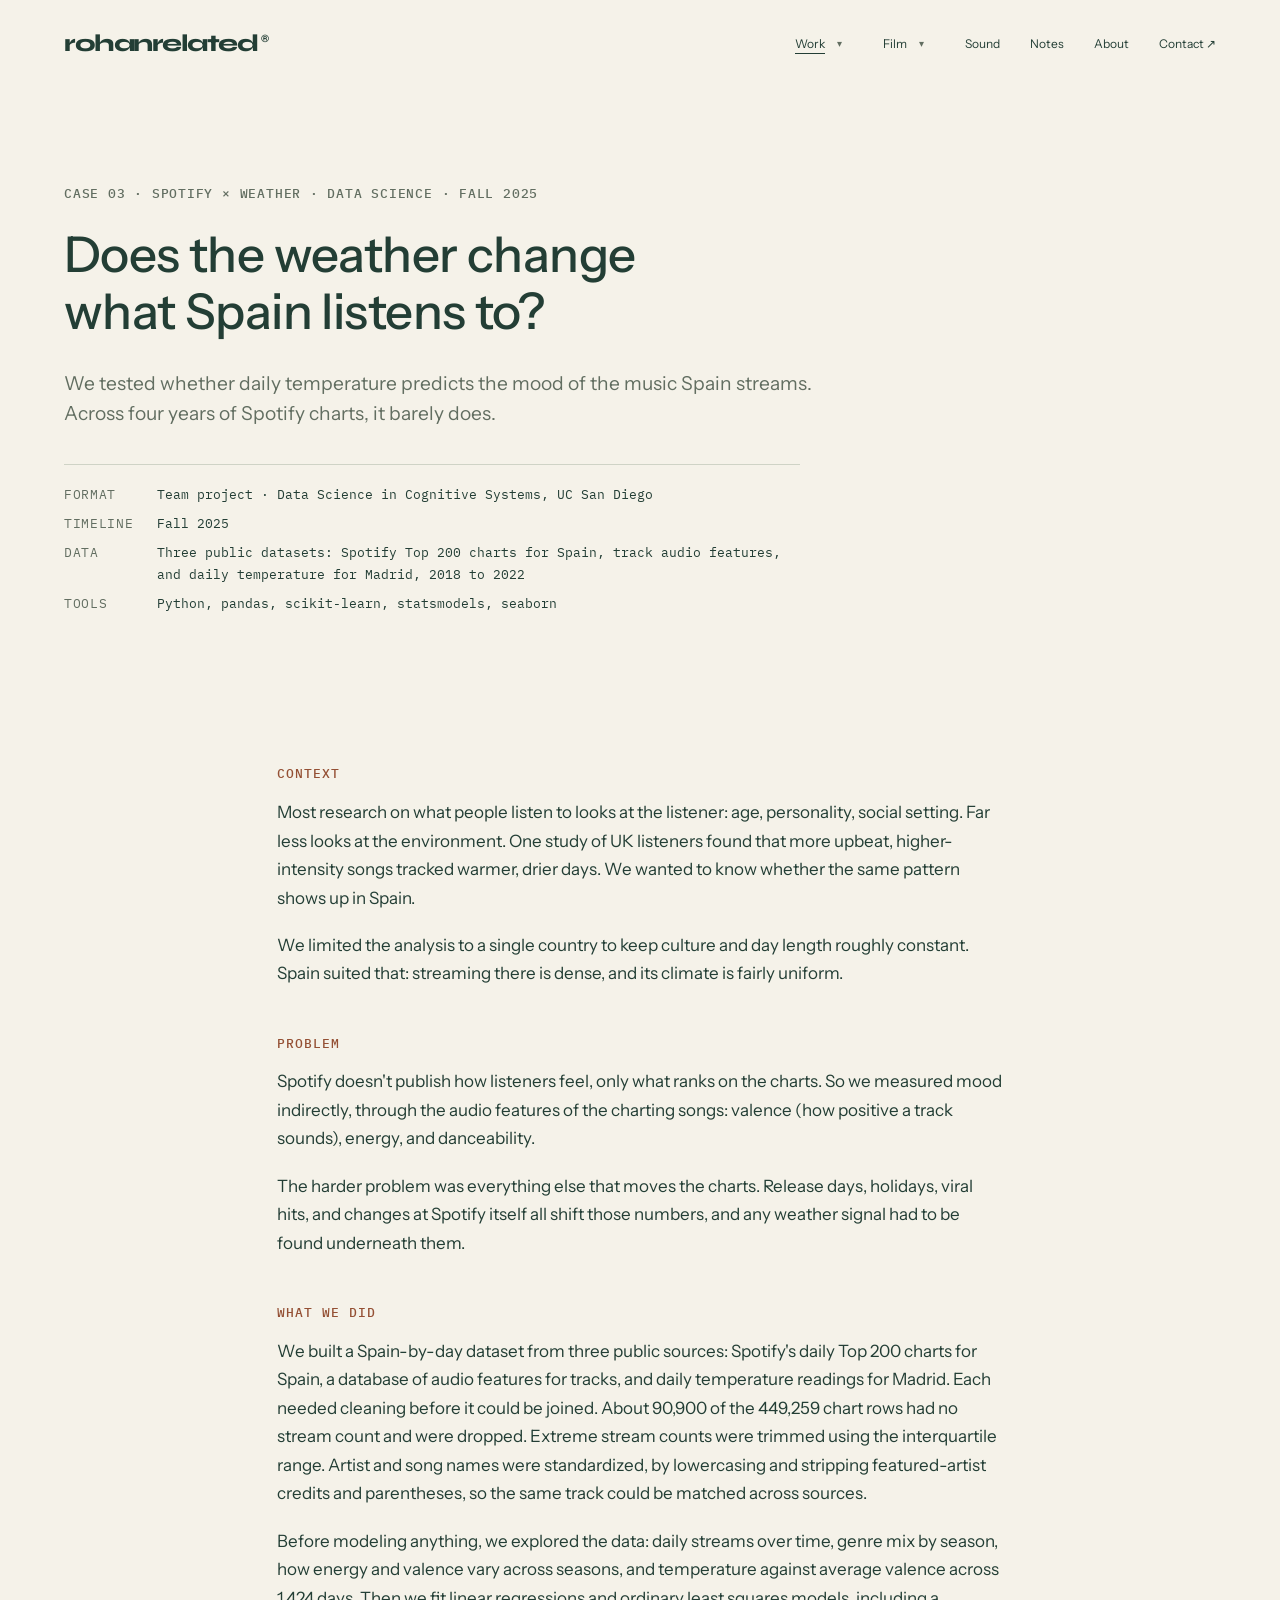
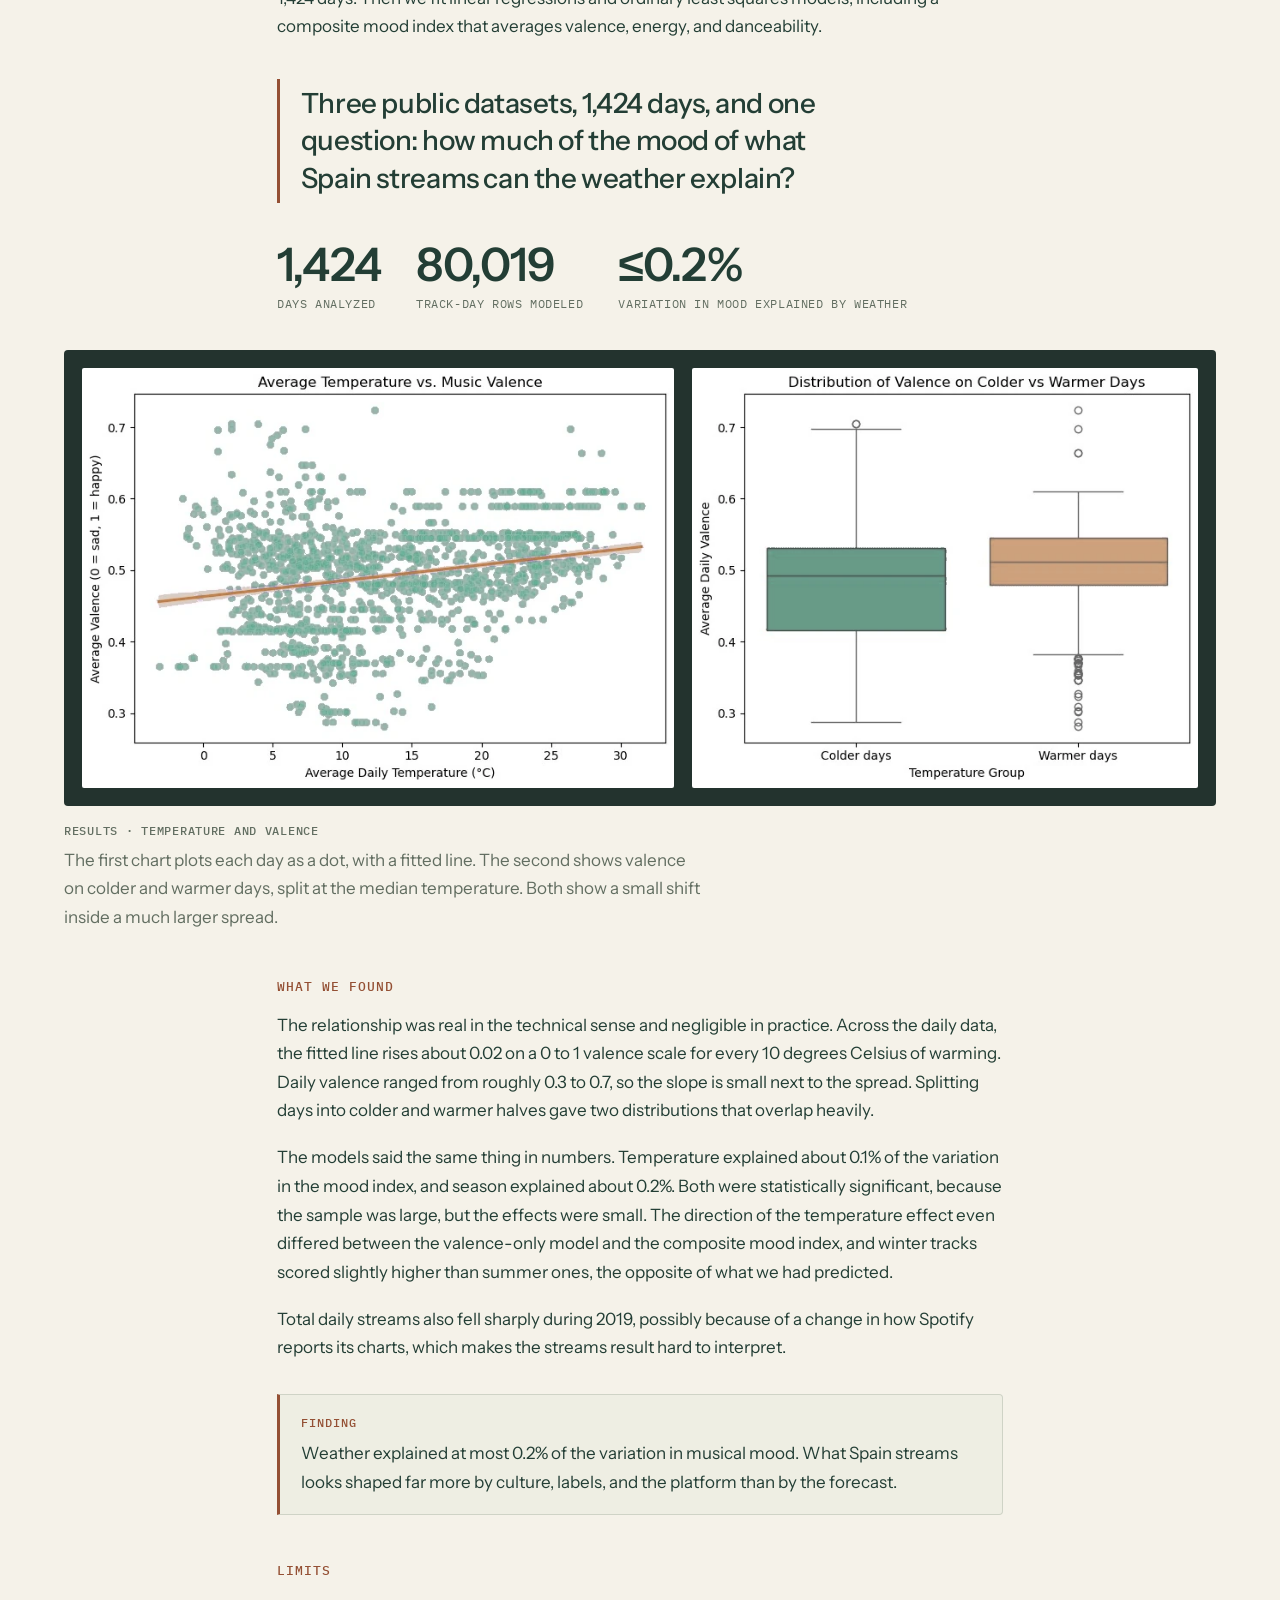
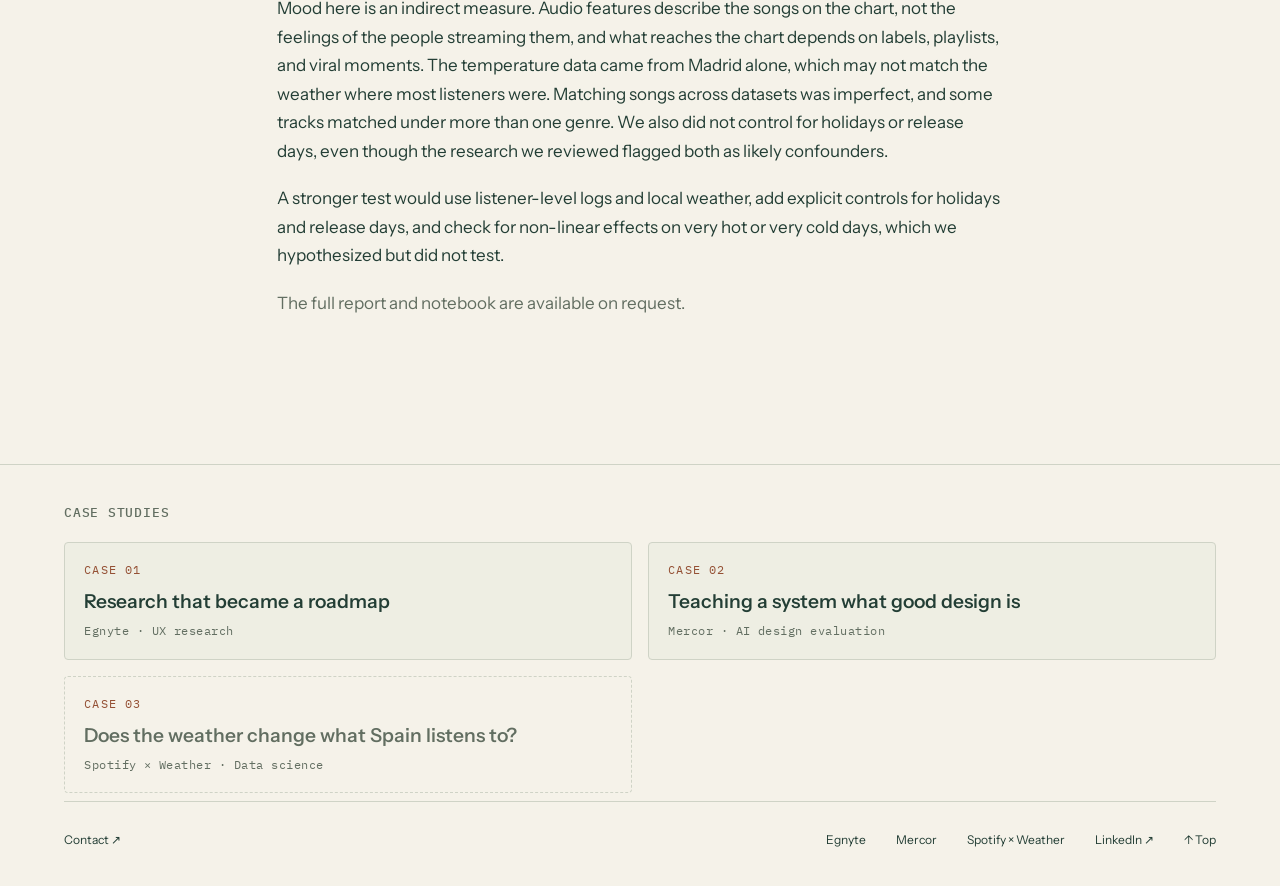
<file: work/spotify-weather/index.html>
<!doctype html>
<html lang="en">
<head>
  <meta charset="utf-8">
  <meta name="viewport" content="width=device-width, initial-scale=1">
  <title>Spotify × Weather · does weather shape what Spain streams? · Rohan Chopra</title>
  <meta name="description" content="Case study: a team data science project testing whether daily temperature predicts the mood of the music Spain streams on Spotify, 2018 to 2022. Weather explained at most 0.2% of the variation.">
  <link rel="canonical" href="https://rohanrelated.com/work/spotify-weather/">
  <meta property="og:type" content="article">
  <meta property="og:title" content="Spotify × Weather · does weather shape what Spain streams?">
  <meta property="og:description" content="A team data science project on whether daily temperature predicts the mood of the music Spain streams. It barely does.">
  <meta property="og:url" content="https://rohanrelated.com/work/spotify-weather/">
  <meta property="og:image" content="https://rohanrelated.com/assets/og.png">
  <meta name="twitter:card" content="summary_large_image">
  <meta name="twitter:image" content="https://rohanrelated.com/assets/og.png">
  <link rel="icon" href="/assets/favicon.svg" type="image/svg+xml">
  <link rel="stylesheet" href="/css/main.css?v=bbec9d85">
  <script src="/js/main.js?v=7a24f3d2" defer></script>
</head>
<body>
  <a class="skip-link" href="#main">Skip to content</a>
  <!-- SITE_HEADER:BEGIN -->
  <header class="site-header">
    <a class="wordmark" href="/">rohanrelated<span aria-hidden="true">®</span></a>
    <nav class="site-nav" aria-label="Main navigation">
      <div class="nav-item has-menu">
        <a class="nav-top" aria-current="page" href="/work/egnyte/">Work</a>
        <button class="nav-caret" type="button" aria-expanded="false" aria-controls="menu-work" aria-label="Show all work"><span aria-hidden="true">▾</span></button>
        <ul class="nav-menu" id="menu-work">
          <li><a href="/work/egnyte/">Egnyte <span>UX research</span></a></li>
          <li><a href="/work/mercor/">Mercor <span>AI design evaluation</span></a></li>
          <li><a aria-current="page" href="/work/spotify-weather/">Spotify × Weather <span>Data science</span></a></li>
        </ul>
      </div>
      <div class="nav-item has-menu">
        <a class="nav-top" href="/film/">Film</a>
        <button class="nav-caret" type="button" aria-expanded="false" aria-controls="menu-film" aria-label="Show all films"><span aria-hidden="true">▾</span></button>
        <ul class="nav-menu" id="menu-film">
          <li><a href="/film/journey-to-mars/">Journey to Mars <span>2022</span></a></li>
          <li><a href="/film/digital-redlining/">Digital Redlining <span>2025</span></a></li>
        </ul>
      </div>
      <a class="nav-top" href="/sound/">Sound</a>
      <a class="nav-top" href="/notes/">Notes</a>
      <a class="nav-top" href="/about/">About</a>
      <a href="mailto:rochopra99@gmail.com">Contact ↗</a>
    </nav>
  </header>
  <!-- SITE_HEADER:END -->

  <main id="main">
    <header class="article-header">
      <div class="wrap">
        <p class="slate">Case 03 <span class="dim">· Spotify × Weather · Data science · Fall 2025</span></p>
        <h1>Does the weather change what Spain listens to?</h1>
        <p class="standfirst">We tested whether daily temperature predicts the mood of the music Spain streams. Across four years of Spotify charts, it barely does.</p>
        <dl class="spec">
          <dt>Format</dt><dd>Team project · Data Science in Cognitive Systems, UC San Diego</dd>
          <dt>Timeline</dt><dd>Fall 2025</dd>
          <dt>Data</dt><dd>Three public datasets: Spotify Top 200 charts for Spain, track audio features, and daily temperature for Madrid, 2018 to 2022</dd>
          <dt>Tools</dt><dd>Python, pandas, scikit-learn, statsmodels, seaborn</dd>
        </dl>
      </div>
    </header>

    <article class="band">
      <div class="wrap prose">
        <p class="kicker reveal">Context</p>
        <div class="reveal">
          <p>Most research on what people listen to looks at the listener: age, personality, social setting. Far less looks at the environment. One study of UK listeners found that more upbeat, higher-intensity songs tracked warmer, drier days. We wanted to know whether the same pattern shows up in Spain.</p>
          <p>We limited the analysis to a single country to keep culture and day length roughly constant. Spain suited that: streaming there is dense, and its climate is fairly uniform.</p>
        </div>

        <p class="kicker reveal">Problem</p>
        <div class="reveal">
          <p>Spotify doesn't publish how listeners feel, only what ranks on the charts. So we measured mood indirectly, through the audio features of the charting songs: valence (how positive a track sounds), energy, and danceability.</p>
          <p>The harder problem was everything else that moves the charts. Release days, holidays, viral hits, and changes at Spotify itself all shift those numbers, and any weather signal had to be found underneath them.</p>
        </div>

        <p class="kicker reveal">What we did</p>
        <div class="reveal">
          <p>We built a Spain-by-day dataset from three public sources: Spotify's daily Top 200 charts for Spain, a database of audio features for tracks, and daily temperature readings for Madrid. Each needed cleaning before it could be joined. About 90,900 of the 449,259 chart rows had no stream count and were dropped. Extreme stream counts were trimmed using the interquartile range. Artist and song names were standardized, by lowercasing and stripping featured-artist credits and parentheses, so the same track could be matched across sources.</p>
          <p>Before modeling anything, we explored the data: daily streams over time, genre mix by season, how energy and valence vary across seasons, and temperature against average valence across 1,424 days. Then we fit linear regressions and ordinary least squares models, including a composite mood index that averages valence, energy, and danceability.</p>
        </div>

        <blockquote class="pullquote reveal">Three public datasets, 1,424 days, and one question: how much of the mood of what Spain streams can the weather explain?</blockquote>

        <ul class="stats reveal">
          <li><span class="n">1,424</span><span class="l">Days analyzed</span></li>
          <li><span class="n">80,019</span><span class="l">Track-day rows modeled</span></li>
          <li><span class="n">≤0.2%</span><span class="l">Variation in mood explained by weather</span></li>
        </ul>

        <figure class="hung hung--wide chart-figure reveal">
          <div class="frame chart-pair">
            <img src="/assets/work/spotify-weather/scatter.webp" width="690" height="490" loading="lazy" alt="Scatter plot of average daily temperature against average music valence in Spain. A fitted line rises slightly from left to right through a wide cloud of points.">
            <img src="/assets/work/spotify-weather/boxplot.webp" width="590" height="490" loading="lazy" alt="Box plots of average daily valence on colder and warmer days. The two boxes overlap heavily, with warmer days slightly higher.">
          </div>
          <figcaption>
            <p class="slate">Results <span class="dim">· temperature and valence</span></p>
            <p>The first chart plots each day as a dot, with a fitted line. The second shows valence on colder and warmer days, split at the median temperature. Both show a small shift inside a much larger spread.</p>
          </figcaption>
        </figure>

        <p class="kicker reveal">What we found</p>
        <div class="reveal">
          <p>The relationship was real in the technical sense and negligible in practice. Across the daily data, the fitted line rises about 0.02 on a 0 to 1 valence scale for every 10 degrees Celsius of warming. Daily valence ranged from roughly 0.3 to 0.7, so the slope is small next to the spread. Splitting days into colder and warmer halves gave two distributions that overlap heavily.</p>
          <p>The models said the same thing in numbers. Temperature explained about 0.1% of the variation in the mood index, and season explained about 0.2%. Both were statistically significant, because the sample was large, but the effects were small. The direction of the temperature effect even differed between the valence-only model and the composite mood index, and winter tracks scored slightly higher than summer ones, the opposite of what we had predicted.</p>
          <p>Total daily streams also fell sharply during 2019, possibly because of a change in how Spotify reports its charts, which makes the streams result hard to interpret.</p>
        </div>

        <div class="callout reveal">
          <p class="label">Finding</p>
          <p>Weather explained at most 0.2% of the variation in musical mood. What Spain streams looks shaped far more by culture, labels, and the platform than by the forecast.</p>
        </div>

        <p class="kicker reveal">Limits</p>
        <div class="reveal">
          <p>Mood here is an indirect measure. Audio features describe the songs on the chart, not the feelings of the people streaming them, and what reaches the chart depends on labels, playlists, and viral moments. The temperature data came from Madrid alone, which may not match the weather where most listeners were. Matching songs across datasets was imperfect, and some tracks matched under more than one genre. We also did not control for holidays or release days, even though the research we reviewed flagged both as likely confounders.</p>
          <p>A stronger test would use listener-level logs and local weather, add explicit controls for holidays and release days, and check for non-linear effects on very hot or very cold days, which we hypothesized but did not test.</p>
          <p class="muted">The full report and notebook are available on request.</p>
        </div>
      </div>
    </article>

    <nav class="case-pager" aria-label="Case studies">
      <div class="wrap">
        <p class="slate">Case studies</p>
        <ul>
          <li><a href="/work/egnyte/"><span class="n">Case 01</span> <span class="t">Research that became a roadmap</span> <span class="d">Egnyte · UX research</span></a></li>
          <li><a href="/work/mercor/"><span class="n">Case 02</span> <span class="t">Teaching a system what good design is</span> <span class="d">Mercor · AI design evaluation</span></a></li>
          <li class="here"><a href="/work/spotify-weather/"><span class="n">Case 03</span> <span class="t">Does the weather change what Spain listens to?</span> <span class="d">Spotify × Weather · Data science</span></a></li>
        </ul>
      </div>
    </nav>
  </main>

  <!-- SITE_FOOTER:BEGIN -->
  <footer class="site-footer">
    <a href="mailto:rochopra99@gmail.com">Contact ↗</a>
    <nav aria-label="Footer navigation">
      <a href="/work/egnyte/">Egnyte</a>
      <a href="/work/mercor/">Mercor</a>
      <a href="/work/spotify-weather/">Spotify × Weather</a>
      <a href="https://www.linkedin.com/in/rohanchopra06">LinkedIn ↗</a>
      <a href="#main">↑ Top</a>
    </nav>
  </footer>
  <!-- SITE_FOOTER:END -->
</body>
</html>
</file>
<file: css/main.css>
/* Shared visual system: warm cream, deep green, quiet navigation. */
@font-face {
  font-family: "Syne";
  src: url("../assets/fonts/syne-latin-wght-normal.woff2") format("woff2");
  font-weight: 400 800;
  font-style: normal;
  font-display: swap;
}
@font-face {
  font-family: "Instrument Sans";
  src: url("../assets/fonts/instrument-sans-latin-wght-normal.woff2") format("woff2");
  font-weight: 400 700;
  font-style: normal;
  font-display: swap;
}
@font-face {
  font-family: "IBM Plex Mono";
  src: url("../assets/fonts/ibm-plex-mono-latin-400-normal.woff2") format("woff2");
  font-weight: 400;
  font-style: normal;
  font-display: swap;
}
@font-face {
  font-family: "IBM Plex Mono";
  src: url("../assets/fonts/ibm-plex-mono-latin-500-normal.woff2") format("woff2");
  font-weight: 500;
  font-style: normal;
  font-display: swap;
}

/* ---------- tokens ---------- */
:root {
  --font-wordmark: "Syne", sans-serif;
  --wordmark-size: 1.5rem;
  --wordmark-weight: 750;
  --wordmark-tracking: -0.09375rem;
  --nav-size: 0.75rem;
  --nav-gap: 1.875rem;
  --space-sm: 0.75rem;
  --space-md: 1.5rem;
  --space-lg: 1.75rem;
  --content-width: 93.75rem;
  --link-hover: #945034;
  --motion-duration: 200ms;
  --frame-sage: #d6e0d6;
  --frame-sand: #e5dfd4;
  --scene-text: #fff9ed;
  --wall: #f5f2e9;
  --mat: #eeeee3;
  --ink: #233e35;
  --ash: #626e61;
  --safelight: #945034;
  --amber: #d9bb89;
  --seam: #cfd3c6;
  --screen-ground: #23332e;
  --fog: #b7c2b4;

  --font-display: "Instrument Sans", sans-serif;
  --font-body: "Instrument Sans", -apple-system, "Segoe UI", Helvetica, Arial, sans-serif;
  --font-mono: "IBM Plex Mono", "SF Mono", Menlo, Consolas, monospace;

  --t-hero: clamp(2.27rem, 5.01vw + 0.96rem, 4.24rem);
  --t-h1: clamp(1.93rem, 3.47vw + 0.77rem, 3.08rem);
  --t-h2: clamp(1.4rem, 1.54vw + 0.87rem, 1.93rem);
  --t-h3: 1.2rem;
  --t-body: 1.0625rem;
  --t-mono: 0.8125rem;
  --t-mono-sm: 0.75rem;

  --measure: 66ch;
  --gutter: clamp(1.171875rem, 5vw, 5rem);
  --band: clamp(2.5rem, 5vw, 4.375rem);
  --radius: 4px;
  --frame-shadow: none;
}

/* ---------- base ---------- */
*,
*::before,
*::after {
  box-sizing: border-box;
}
html {
  scroll-behavior: smooth;
}
body {
  margin: 0;
  background: var(--wall);
  color: var(--ink);
  font-family: var(--font-body);
  font-size: var(--t-body);
  line-height: 1.68;
  -webkit-font-smoothing: antialiased;
  text-rendering: optimizeLegibility;
}
::selection {
  background: var(--ink);
  color: var(--wall);
}
img,
video,
iframe {
  max-width: 100%;
  display: block;
}
a {
  color: var(--ink);
  text-decoration: underline;
  text-decoration-color: var(--seam);
  text-underline-offset: 0.2em;
  transition: text-decoration-color var(--motion-duration) ease, color var(--motion-duration) ease;
}
a:hover {
  color: var(--link-hover);
  text-decoration-color: var(--link-hover);
}
:focus-visible {
  outline: 2px solid var(--safelight);
  outline-offset: 3px;
  border-radius: 2px;
}
.skip-link {
  position: absolute;
  left: -999px;
  top: 0;
  background: var(--ink);
  color: var(--wall);
  padding: 0.5rem 1rem;
  z-index: 20;
  font-family: var(--font-mono);
  font-size: var(--t-mono);
  text-decoration: none;
}
.skip-link:focus {
  left: var(--gutter);
}

h1,
h2,
h3 {
  font-family: var(--font-display);
  font-weight: 500;
  line-height: 1.15;
  letter-spacing: -0.012em;
  margin: 0 0 0.6em;
  text-wrap: balance;
}
h1 {
  font-size: var(--t-h1);
}
h2 {
  font-size: var(--t-h2);
}
h3 {
  font-size: var(--t-h3);
  font-weight: 540;
}
p {
  margin: 0 0 1.1em;
  max-width: var(--measure);
}
.muted {
  color: var(--ash);
}
.em {
  font-style: italic;
}

/* ---------- the slate (signature element, quieter) ----------
   A gallery label: safelight tick, ash mono text. Sits at the top of
   pages and under imagery as a caption. */
/* Slates flow as normal inline text, not flex.
   They were display:flex with a gap, which made the label and the .dim span
   independent flex items: fine on screen, but any engine that lays the line
   out narrow (print export, or a very tight column) stacks them into two
   columns. Inline text can only ever wrap as a sentence. The tick is an
   inline-block ::before with a right margin instead of a flex gap. */
.slate {
  font-family: var(--font-mono);
  font-size: var(--t-mono);
  font-weight: 500;
  letter-spacing: 0.06em;
  text-transform: uppercase;
  color: var(--ash);
  margin: 0 0 1.4rem;
  line-height: 1.5;
  text-wrap: pretty;
}
.slate::before {
  content: "";
  display: inline-block;
  vertical-align: middle;
  width: 16px;
  height: 9px;
  margin-right: 0.65rem;
  /* nudge up: inline-block sits on the baseline, flex centred it */
  position: relative;
  top: -0.05em;
  border-radius: 2px;
  background: repeating-linear-gradient(
    -55deg,
    var(--safelight) 0 3px,
    transparent 3px 7px
  );
}
.slate .dim {
  white-space: normal;
}
.slate .dim {
  color: var(--ash);
  opacity: 1;
}

/* ---------- layout ---------- */
.wrap {
  width: min(100% - 2 * var(--gutter), var(--content-width));
  margin-inline: auto;
}
.band {
  padding-block: var(--band);
  border-top: 1px solid var(--seam);
}
.band:first-of-type {
  border-top: 0;
}

/* Shared chrome, rendered from templates/partials at build time. */
.site-header {
  display: flex;
  justify-content: space-between;
  align-items: center;
  gap: var(--space-md);
  padding: var(--space-lg) var(--gutter);
  max-width: calc(var(--content-width) + 2 * var(--gutter));
  margin-inline: auto;
}
.wordmark {
  font-family: var(--font-wordmark);
  font-size: var(--wordmark-size);
  font-weight: var(--wordmark-weight);
  letter-spacing: var(--wordmark-tracking);
  line-height: 1.2;
  white-space: nowrap;
  text-decoration: none;
}
.wordmark > span {
  font-family: var(--font-body);
  vertical-align: super;
  font-size: 0.625rem;
  margin-left: 4px;
}
.site-nav, .site-footer nav {
  display: flex;
  flex-wrap: wrap;
  align-items: center;
  gap: var(--space-sm) var(--nav-gap);
  font-family: var(--font-body);
  font-size: var(--nav-size);
}
.site-header a, .site-footer a {
  color: var(--ink);
  text-decoration: none;
  transition: color var(--motion-duration) ease;
}
.site-header a:hover, .site-footer a:hover { color: var(--link-hover); }
.site-nav a { padding-block: 0.375rem; }
.site-nav a[aria-current] { text-decoration: underline; text-underline-offset: 0.4em; }
/* Dropdown menus under Work and Film. Opens on hover (mouse), on keyboard
   focus, and via the caret button (touch). Works without JavaScript for
   hover and keyboard; the caret only adds the touch/click path. */
.nav-item { position: relative; display: flex; align-items: center; }
.nav-caret {
  appearance: none; background: none; border: 0; margin: 0;
  padding: 0.375rem 0.3rem; min-width: 1.75rem; min-height: 1.75rem;
  color: var(--ash); font: inherit; font-size: 0.625rem; line-height: 1; cursor: pointer;
  transition: color var(--motion-duration) ease;
}
.nav-caret:hover { color: var(--link-hover); }
.nav-caret span { display: inline-block; transition: transform var(--motion-duration) ease; }
.nav-item.open .nav-caret span { transform: rotate(180deg); }
.nav-menu {
  display: none;
  position: absolute; top: 100%; left: -0.75rem; z-index: 30;
  min-width: 15rem; margin: 0; padding: 0.4rem 0; list-style: none;
  background: var(--wall); border: 1px solid var(--seam); border-radius: var(--radius);
  box-shadow: 0 18px 40px #18383222;
}
.nav-menu li { margin: 0; }
.site-nav .nav-menu a {
  display: flex; justify-content: space-between; align-items: baseline; gap: 1.25rem;
  padding: 0.6rem 1rem; white-space: nowrap;
}
.site-nav .nav-menu a:hover, .site-nav .nav-menu a:focus-visible { background: var(--mat); }
.site-nav .nav-menu a[aria-current] { text-decoration: none; background: var(--mat); }
.nav-menu a span { font-family: var(--font-mono); font-size: 0.625rem; letter-spacing: 0.04em; color: var(--ash); }
.nav-item.open .nav-menu,
.nav-item:has(:focus-visible) .nav-menu { display: block; }
@media (hover: hover) {
  .nav-item:hover .nav-menu { display: block; }
}
@media (prefers-reduced-motion: no-preference) {
  .nav-item.open .nav-menu,
  .nav-item:has(:focus-visible) .nav-menu,
  .nav-item:hover .nav-menu { animation: nav-menu-in 140ms ease-out; }
  @keyframes nav-menu-in { from { opacity: 0; transform: translateY(-4px); } to { opacity: 1; transform: none; } }
}
@media (max-width: 700px) {
  :root { --wordmark-size: 1.25rem; --nav-gap: 1rem; --nav-size: 0.6875rem; }
  .site-header { flex-wrap: wrap; gap: var(--space-sm); padding-block: var(--space-md); }
  .site-nav { width: 100%; justify-content: space-between; gap: 0.25rem 0.5rem; }
  .nav-menu { min-width: 13.5rem; left: 0; }
}

/* ---------- hero ---------- */
.hero {
  padding-block: clamp(4rem, 10vw, 7.5rem) clamp(3rem, 6vw, 4.5rem);
}
.hero h1 {
  font-size: var(--t-hero);
  font-weight: 500;
  line-height: 1.1;
  letter-spacing: -0.022em;
  max-width: 21ch;
  margin-bottom: 1.6rem;
}
.hero h1 .accent {
  color: var(--safelight);
}
.hero .subline {
  font-family: var(--font-mono);
  font-size: var(--t-mono);
  color: var(--ash);
  letter-spacing: 0.03em;
  max-width: none;
}
/* Load sequence, retuned for the pale ground.
   On Ink, fading text in from opacity 0 read as "emerging from the dark".
   On Wall, part-opacity Ink text just looks light grey, which the eye reads
   as disabled rather than arriving. So the text steps carry the reveal with
   distance and a shorter fade, and the loud moment moves to the frame:
   a dark plate wiping up against a light ground is the highest-contrast
   event available here, and it lands last. */
.hero .slate,
.hero h1,
.hero .subline {
  animation: rise 420ms cubic-bezier(0.22, 0.72, 0.2, 1) both;
}
.hero h1 {
  animation-delay: 90ms;
}
.hero .subline {
  animation-delay: 190ms;
}
.hero figure.hung {
  animation: plate-in 640ms cubic-bezier(0.22, 0.72, 0.2, 1) 260ms both;
}
@keyframes plate-in {
  from {
    opacity: 0;
    clip-path: inset(14% 0 0 0);
  }
  to {
    opacity: 1;
    clip-path: inset(0 0 0 0);
  }
}
@keyframes rise {
  from {
    opacity: 0;
    transform: translateY(18px);
  }
  to {
    opacity: 1;
    transform: none;
  }
}

/* ---------- frames: media as hung objects ----------
   Imagery sits in an Ink letterbox with its own margin (the
   letterbox reveal), lifted off the wall by a soft shadow.
   Captions are slates, hung beneath like gallery labels. */
.frame {
  background: var(--screen-ground);
  border-radius: var(--radius);
  padding: clamp(10px, 1.6vw, 18px);
  box-shadow: var(--frame-shadow);
  margin: 0;
}
a.frame {
  display: block;
  transition: transform 200ms ease, box-shadow 200ms ease;
}
a.frame:hover {
  transform: translateY(-3px);
  box-shadow: var(--frame-shadow);
}
.screen16 {
  display: block; /* required: these are <span>s, and aspect-ratio
                     and overflow do not apply to inline boxes */
  width: 100%;
  position: relative;
  aspect-ratio: 16 / 9;
  overflow: hidden;
  border-radius: var(--radius);
  background: var(--screen-ground);
}
.screen16 > iframe,
.screen16 > img {
  position: absolute;
  inset: 0;
  width: 100%;
  height: 100%;
  border: 0;
  object-fit: cover;
}
figure.hung {
  margin: 2.2rem 0 2.6rem;
}
figure.hung > figcaption {
  margin-top: 1rem;
}
figure.hung > figcaption .slate {
  margin-bottom: 0.35rem;
  font-size: var(--t-mono-sm);
}
figure.hung > figcaption .title {
  font-family: var(--font-display);
  font-size: var(--t-h3);
  font-weight: 560;
}
figure.hung > figcaption .title a {
  text-decoration: none;
}
figure.hung > figcaption .title a:hover {
  color: var(--safelight);
}
figure.hung > figcaption p {
  color: var(--ash);
  margin: 0.3rem 0 0;
  max-width: 58ch;
}



/* Fallback for engines without aspect-ratio. Keeps the plates from
   collapsing again if one property fails to apply. */
@supports not (aspect-ratio: 16 / 9) {
  .screen16::before, .screen21::before, .screen45::before, .screen-diagram::before {
    content: "";
    display: block;
  }
  .screen16::before { padding-top: 56.25%; }
  .screen21::before { padding-top: 42.857%; }
  .screen45::before,
  .screen-diagram::before { padding-top: 125%; }
  @media (min-width: 640px) {
    .screen-diagram::before { padding-top: 56.25%; }
  }
}

/* Labeled placeholder plates retain their intrinsic ratios and dark green ground. */
.screen21 {
  display: block; /* required: these are <span>s, and aspect-ratio
                     and overflow do not apply to inline boxes */
  width: 100%;
  position: relative;
  aspect-ratio: 21 / 9;
  overflow: hidden;
  border-radius: var(--radius);
  background: var(--screen-ground);
}
.screen45 {
  display: block; /* required: these are <span>s, and aspect-ratio
                     and overflow do not apply to inline boxes */
  width: 100%;
  position: relative;
  aspect-ratio: 4 / 5;
  overflow: hidden;
  border-radius: var(--radius);
  background: var(--screen-ground);
}
.screen21 > iframe, .screen21 > img,
.screen45 > iframe, .screen45 > img {
  position: absolute;
  inset: 0;
  width: 100%;
  height: 100%;
  border: 0;
  object-fit: cover;
}
.awaiting::after {
  content: attr(data-awaiting);
  position: absolute;
  inset: 0;
  display: flex;
  align-items: center;
  justify-content: center;
  text-align: center;
  padding: 1rem;
  font-family: var(--font-mono);
  font-size: var(--t-mono-sm);
  letter-spacing: 0.14em;
  text-transform: uppercase;
  color: var(--fog);
  line-height: 1.6;
}
.awaiting::before {
  content: "";
  position: absolute;
  inset: 10px;
  border: 1px dashed color-mix(in srgb, var(--fog) 32%, transparent);
  border-radius: 3px;
}

/* sheet: contact-sheet grid of small plates */
.sheet {
  list-style: none;
  margin: 1.6rem 0 0;
  padding: 0;
  display: grid;
  gap: clamp(0.7rem, 1.6vw, 1.2rem);
  grid-template-columns: repeat(2, 1fr);
}
@media (min-width: 760px) {
  .sheet { grid-template-columns: repeat(4, 1fr); }
  .sheet--3 { grid-template-columns: repeat(3, 1fr); }
}
.sheet .frame { border-radius: var(--radius); padding: 8px; }
.sheet .slate { margin: 0.55rem 0 0; font-size: 0.6875rem; letter-spacing: 0.1em; }

/* portrait: framed, narrower, sits beside prose on wide screens */
.portrait { max-width: 22rem; margin: 0 0 2rem; }
@media (min-width: 900px) {
  .with-portrait { display: grid; grid-template-columns: 22rem 1fr; gap: clamp(2rem, 4vw, 3.5rem); align-items: start; }
  .with-portrait .portrait { margin-bottom: 0; }
}


/* ---------- wide figures: authored diagrams break the prose measure ----------
   .prose caps at 66ch, which is right for reading and too narrow for a
   diagram. A .hung--wide figure keeps its left edge aligned with the prose
   but runs out to the full .wrap width, capped at the viewport so it can
   never cause a horizontal scrollbar. */
/* Diagram plates carry authored artwork, not photography. A 16:9 diagram is
   unreadable at the 315px a 375px phone gives it, so the plate turns portrait
   below 640px and takes a 4:5 companion export via <picture>. */
/* ---------- inline SVG diagrams ----------
   Two layout groups per diagram, one shown at a time. SVG cannot reflow (a
   viewBox is fixed and CSS cannot change it), so the generator emits a wide
   16:9 arrangement and a tall 4:5 one, both from the same data definition.
   The breakpoint is 760px, not 640: at 640 the plate is 568px and the
   smallest 34-unit label would render 12.1px, which is on the floor. At 760
   the plate is 674px and the same label renders 14.3px. */
.screen-diagram {
  display: block;
  width: 100%;
  position: relative;
  aspect-ratio: 4 / 5;
  overflow: hidden;
  border-radius: var(--radius);
  background: var(--screen-ground);
}
/* the home page reuses the same diagrams in its 21:9 and 16:9 plates. The
   16:9 wide group centres with `meet`, and since the plate ground and the
   diagram ground are the same value, the extra width simply reads as more
   letterbox. */
.plate-diagram > .diagram,
.screen-diagram > .diagram {
  position: absolute;
  inset: 0;
  width: 100%;
  height: 100%;
}
.diagram--wide { display: none; }
.diagram--tall { display: block; }

/* Below the breakpoint the tall diagram is capped, or on a large phone /
   small tablet it would become an enormous portrait slab. */
@media (max-width: 759px) {
  .diagram-figure .frame { max-width: 34rem; margin-inline: auto; }
}
@media (min-width: 760px) {
  .screen-diagram { aspect-ratio: 16 / 9; }
  .diagram--wide { display: block; }
  .diagram--tall { display: none; }
}

/* Colours come from the palette tokens, so the diagrams re-theme themselves
   if the palette ever moves. A PNG pair could not do that. */
.d-label,
.d-meta { font-family: var(--font-mono); fill: var(--fog); }
.d-label { font-weight: 500; letter-spacing: 0.12em; }
/* Use the light accent for diagram emphasis on dark media surfaces. */
.d-label-accent {
  font-family: var(--font-mono);
  font-weight: 500;
  letter-spacing: 0.12em;
  fill: var(--amber);
}
.d-display,
.d-name { font-family: var(--font-wordmark); font-weight: 560; fill: var(--wall); }
.d-name-hot { font-family: var(--font-wordmark); font-weight: 560; fill: var(--amber); }
.d-body { font-family: var(--font-wordmark); font-weight: 500; fill: var(--fog); }
.d-tick { stroke: var(--fog); stroke-width: 3; }
.d-rule { stroke: var(--fog); stroke-width: 1; opacity: 0.4; }
.d-rule-accent { stroke: var(--amber); stroke-width: 3; }
.d-axis { stroke: var(--amber); stroke-width: 3; }
.d-axis-cap { fill: var(--amber); }
.d-drop { stroke: var(--fog); stroke-width: 1.5; opacity: 0.5; }
.d-link { stroke: var(--fog); stroke-width: 1.5; fill: none; opacity: 0.55; }
.d-node { fill: var(--fog); }
.d-band { fill: none; stroke: var(--wall); stroke-width: 2; }
.d-band-hot { fill: none; stroke: var(--amber); stroke-width: 3; }
.d-bar { fill: var(--fog); }
.d-bar-hot { fill: var(--amber); }
.d-family { fill: none; stroke: var(--fog); stroke-width: 1.5; opacity: 0.65; }
.d-dot { fill: var(--amber); }

figure.hung--wide {
  width: min(72rem, calc(100vw - 2 * var(--gutter)));
  max-width: none;
}
figure.hung--wide > figcaption {
  max-width: 58ch;
}

/* ---------- selected work: editorial entries, no containers ----------
   Deliberately not cards. Entries sit straight on the wall at three
   different widths, so the eye reads a composition rather than a grid.
   No mono metric strings: if a number matters it goes in the sentence. */
.section-title {
  margin-bottom: clamp(2rem, 4vw, 3.25rem);
}
.work-entry {
  margin: 0 0 clamp(3.5rem, 8vw, 7rem);
}
.work-entry:last-child {
  margin-bottom: 0;
}
.work-entry > figcaption {
  margin-top: 1.15rem;
  max-width: 46ch;
}
.work-entry > figcaption .title {
  font-family: var(--font-display);
  font-size: clamp(1.3rem, 1.45vw + 0.92rem, 1.83rem);
  font-weight: 560;
  line-height: 1.18;
  letter-spacing: -0.012em;
  margin: 0 0 0.45rem;
  max-width: 26ch;
}
.work-entry > figcaption .title a {
  text-decoration: none;
  color: var(--ink);
}
.work-entry > figcaption .title a:hover {
  color: var(--safelight);
}
.work-entry > figcaption p:not(.title) {
  color: var(--ash);
  margin: 0;
}
/* unequal widths so three entries do not stack as identical blocks */
@media (min-width: 900px) {
  .work-entry--offset {
    width: 62%;
    margin-left: auto;
  }
  .work-entry--narrow {
    width: 48%;
  }
}

/* hero subline in the body face: mono was carrying too much on this page */
.subline--prose {
  font-family: var(--font-body);
  font-size: 0.95rem;
  letter-spacing: 0;
  color: var(--ash);
  max-width: 52ch;
}

/* ---------- lanes ---------- */
.lanes {
  display: grid;
  gap: 1rem;
  list-style: none;
  padding: 0;
  margin: 0;
}
@media (min-width: 700px) {
  .lanes {
    grid-template-columns: 1fr 1fr;
  }
  }
.lane {
  border-top: 1px solid var(--seam);
  padding: 1.2rem 0.2rem 0.4rem;
  text-decoration: none;
  display: block;
}
.lane:hover .lane-title {
  color: var(--safelight);
}
.lane-title {
  font-family: var(--font-display);
  font-size: var(--t-h3);
  font-weight: 560;
  transition: color 160ms ease;
}
.lane p {
  color: var(--ash);
  margin: 0.25rem 0 0.5rem;
}
/* ---------- article / case study ---------- */
.article-header {
  padding-block: clamp(3.5rem, 8vw, 6rem) 2.5rem;
}
.article-header h1 {
  max-width: 20ch;
}
.standfirst {
  font-size: 1.2rem;
  line-height: 1.55;
  color: var(--ash);
  max-width: 58ch;
}
.spec {
  display: grid;
  grid-template-columns: max-content 1fr;
  gap: 0.45rem 1.5rem;
  font-family: var(--font-mono);
  font-size: var(--t-mono);
  margin: 2.2rem 0 0;
  padding: 1.2rem 0 0;
  border-top: 1px solid var(--seam);
  max-width: 46rem;
}
.spec dt {
  color: var(--ash);
  text-transform: uppercase;
  letter-spacing: 0.05em;
}
.spec dd {
  margin: 0;
}
.prose {
  max-width: var(--measure);
}
.prose .kicker {
  font-family: var(--font-mono);
  font-size: var(--t-mono);
  font-weight: 500;
  letter-spacing: 0.08em;
  text-transform: uppercase;
  color: var(--safelight);
  margin: 2.8rem 0 0.8rem;
}
.prose h2 {
  margin-top: 0.1rem;
}
.pullquote {
  font-family: var(--font-display);
  font-weight: 500;
  letter-spacing: -0.014em;
  font-size: clamp(1.3rem, 1.93vw + 0.87rem, 1.74rem);
  line-height: 1.35;
  border-left: 3px solid var(--safelight);
  padding: 0.35rem 0 0.35rem 1.3rem;
  margin: 2.4rem 0;
  max-width: 34ch;
  text-wrap: balance;
}
.callout {
  background: var(--mat);
  border: 1px solid var(--seam);
  border-left: 3px solid var(--safelight);
  border-radius: 0 var(--radius) var(--radius) 0;
  padding: 1.1rem 1.3rem 0.9rem;
  margin: 2rem 0;
  max-width: var(--measure);
}
.callout .label {
  font-family: var(--font-mono);
  font-size: var(--t-mono-sm);
  font-weight: 500;
  letter-spacing: 0.08em;
  text-transform: uppercase;
  color: var(--safelight);
  margin: 0 0 0.4rem;
}
.callout p:last-child {
  margin-bottom: 0.2rem;
}

/* stat row */
.stats {
  display: flex;
  flex-wrap: wrap;
  gap: 2.2rem;
  margin: 2.2rem 0;
  padding: 0;
  list-style: none;
}
.stats .n {
  font-family: var(--font-display);
  font-size: clamp(1.93rem, 2.89vw + 0.96rem, 2.89rem);
  font-weight: 560;
  letter-spacing: -0.018em;
  line-height: 1;
  display: block;
}
.stats .l {
  font-family: var(--font-mono);
  font-size: var(--t-mono-sm);
  letter-spacing: 0.05em;
  text-transform: uppercase;
  color: var(--ash);
  display: block;
  margin-top: 0.4rem;
}

/* framework / process rows */
.rows {
  margin: 1.6rem 0 2.2rem;
  padding: 0;
  list-style: none;
  max-width: 46rem;
}
.rows li {
  display: grid;
  gap: 0.15rem 1.5rem;
  padding: 0.85rem 0.2rem;
  border-top: 1px solid var(--seam);
}
.rows li:last-child {
  border-bottom: 1px solid var(--seam);
}
@media (min-width: 640px) {
  .rows li {
    grid-template-columns: 15rem 1fr;
  }
}
.rows .k {
  font-family: var(--font-mono);
  font-size: var(--t-mono);
  font-weight: 500;
  letter-spacing: 0.03em;
  color: var(--ink);
}
.rows .v {
  color: var(--ash);
}

/* caption line under a frame (legacy) */
.caption {
  font-family: var(--font-mono);
  font-size: var(--t-mono-sm);
  letter-spacing: 0.03em;
  color: var(--ash);
  margin-top: 1rem;
  margin-bottom: 2rem;
}

/* credit block */
.credits {
  font-family: var(--font-mono);
  font-size: var(--t-mono);
  display: grid;
  grid-template-columns: max-content 1fr;
  gap: 0.4rem 1.5rem;
  max-width: 40rem;
  margin: 1.8rem 0;
}
.credits dt {
  color: var(--ash);
  text-transform: uppercase;
  letter-spacing: 0.05em;
}
.credits dd {
  margin: 0;
}

/* ---------- notes index ---------- */
.note-list {
  list-style: none;
  padding: 0;
  margin: 0;
  max-width: 46rem;
}
.note-list li {
  border-top: 1px solid var(--seam);
  padding: 1.3rem 0.2rem;
}
.note-list li:last-child {
  border-bottom: 1px solid var(--seam);
}
.note-list h3 {
  margin-bottom: 0.3rem;
}
.note-list h3 a {
  text-decoration: none;
}
.note-list h3 a:hover {
  color: var(--safelight);
}
.note-list p {
  color: var(--ash);
  margin: 0 0 0.4rem;
}
.note-list .meta {
  font-family: var(--font-mono);
  font-size: var(--t-mono-sm);
  letter-spacing: 0.04em;
  text-transform: uppercase;
  color: var(--ash);
}
.note-list .upcoming h3 {
  color: var(--ash);
}

/* essay body */
.essay {
  max-width: var(--measure);
}
.essay p:first-of-type::first-letter {
  font-family: var(--font-display);
  font-weight: 560;
  font-size: 3.1em;
  float: left;
  line-height: 0.82;
  padding: 0.06em 0.12em 0 0;
  color: var(--safelight);
}

/* ---------- Spotify embed (kept inside an Ink frame elsewhere) ---------- */
.embed-spotify {
  border: 0;
  width: 100%;
  max-width: 46rem;
  height: 352px;
  border-radius: var(--radius);
  margin: 0 0 2rem;
}

/* ---------- contact / footer ---------- */
.contact-list {
  list-style: none;
  padding: 0;
  margin: 1.4rem 0 0;
  display: grid;
  gap: 0.55rem;
  font-family: var(--font-mono);
  font-size: var(--t-mono);
}
.contact-list .k {
  color: var(--ash);
  text-transform: uppercase;
  letter-spacing: 0.05em;
  display: inline-block;
  min-width: 6.5rem;
}
.site-footer {
  width: min(100% - 2 * var(--gutter), var(--content-width));
  margin-inline: auto;
  border-top: 1px solid var(--seam);
  padding-block: var(--space-lg) calc(var(--space-lg) + 0.5rem);
  display: flex;
  justify-content: space-between;
  align-items: baseline;
  gap: var(--space-md);
  font-size: var(--nav-size);
}
.site-footer nav { justify-content: flex-end; }
@media (max-width: 700px) {
  .site-footer { align-items: flex-start; }
  .site-footer > a { white-space: nowrap; }
  .site-footer nav { gap: var(--space-sm) 1rem; }
}

/* section headers on index pages */
.section-head {
  display: flex;
  align-items: baseline;
  justify-content: space-between;
  gap: 1rem;
  margin-bottom: 1.8rem;
}
.section-head h2 {
  margin: 0;
}
.section-head .more {
  font-family: var(--font-mono);
  font-size: var(--t-mono);
  letter-spacing: 0.04em;
  text-transform: uppercase;
  text-decoration: none;
  color: var(--ash);
  white-space: nowrap;
}
.section-head .more:hover {
  color: var(--safelight);
}

/* TODO placeholders. hidden from visitors; preview with ?draft */
.todo {
  display: none;
  border: 1px dashed color-mix(in srgb, var(--safelight) 55%, transparent);
  border-radius: var(--radius);
  padding: 1rem 1.2rem;
  font-family: var(--font-mono);
  font-size: var(--t-mono);
  color: var(--safelight);
  max-width: var(--measure);
  margin: 1.5rem 0;
}
html.show-drafts .todo {
  display: block;
}


/* ---------- case pager: the way between cases now the index is gone ---------- */
.case-pager {
  border-top: 1px solid var(--seam);
  padding: 2.4rem 0 0.5rem;
  margin-top: var(--band);
}
.case-pager > .wrap > .slate { margin-bottom: 1.2rem; }
.case-pager ul {
  list-style: none;
  margin: 0;
  padding: 0;
  display: grid;
  gap: 1rem;
}
@media (min-width: 760px) {
  .case-pager ul { grid-template-columns: 1fr 1fr; }
}
.case-pager a {
  display: block;
  background: var(--mat);
  border: 1px solid var(--seam);
  border-radius: var(--radius);
  padding: 1.1rem 1.2rem;
  text-decoration: none;
  transition: border-color 180ms ease;
}
.case-pager a:hover { border-color: color-mix(in srgb, var(--safelight) 45%, var(--seam)); }
.case-pager .n {
  display: block;
  font-family: var(--font-mono);
  font-size: var(--t-mono-sm);
  letter-spacing: 0.1em;
  text-transform: uppercase;
  color: var(--safelight);
  margin-bottom: 0.3rem;
}
.case-pager .t {
  display: block;
  font-family: var(--font-display);
  font-size: var(--t-h3);
  font-weight: 560;
  color: var(--ink);
  margin-bottom: 0.2rem;
}
.case-pager .d {
  display: block;
  font-family: var(--font-mono);
  font-size: var(--t-mono-sm);
  letter-spacing: 0.04em;
  color: var(--ash);
}
/* the case you are already on: present for orientation, not a live target */
.case-pager li.here a {
  background: transparent;
  border-style: dashed;
  pointer-events: none;
}
.case-pager li.here .t { color: var(--ash); }

@media (prefers-reduced-motion: reduce) {
  .case-pager a { transition: none; }
}


/* ---------- audio visualizer (/sound/) ----------
   Lives inside a normal .screen21 plate, so it inherits the frame, ratio
   and letterbox ground. Controls sit on the plate rather than beside it,
   because the plate is the object and chrome around it would add furniture
   the sound page is meant to avoid. */
.vis-canvas {
  position: absolute;
  inset: 0;
  width: 100%;
  height: 100%;
  display: block;
}
.vis-controls {
  position: absolute;
  left: clamp(0.75rem, 2vw, 1.25rem);
  bottom: clamp(0.75rem, 2vw, 1.25rem);
  display: flex;
  align-items: center;
  gap: 0.85rem;
}
.vis-play {
  display: inline-flex;
  align-items: center;
  gap: 0.5rem;
  font-family: var(--font-mono);
  font-size: var(--t-mono-sm);
  font-weight: 500;
  letter-spacing: 0.1em;
  text-transform: uppercase;
  color: var(--wall);
  background: color-mix(in srgb, var(--wall) 8%, transparent);
  /* A visible border against the dark media surface. */
  border: 1px solid color-mix(in srgb, var(--wall) 50%, transparent);
  border-radius: 999px;
  padding: 0.42rem 0.9rem 0.42rem 0.75rem;
  cursor: pointer;
  transition: background-color 160ms ease, border-color 160ms ease;
}
.vis-play:hover {
  background: color-mix(in srgb, var(--wall) 16%, transparent);
  border-color: color-mix(in srgb, var(--wall) 62%, transparent);
}
.vis-play:focus-visible {
  outline: 2px solid var(--amber);
  outline-offset: 3px;
}
/* triangle when paused, two bars when playing */
/* Use the light accent inside the dark player. */
.vis-icon {
  width: 9px;
  height: 10px;
  background: var(--amber);
  clip-path: polygon(0 0, 100% 50%, 0 100%);
}
.vis-play[aria-pressed="true"] .vis-icon {
  clip-path: polygon(0 0, 34% 0, 34% 100%, 0 100%, 66% 0, 100% 0, 100% 100%, 66% 100%);
}
.vis-time {
  font-family: var(--font-mono);
  font-size: var(--t-mono-sm);
  letter-spacing: 0.06em;
  color: var(--fog);
}
.vis-empty {
  position: absolute;
  inset: 0;
  display: flex;
  align-items: center;
  justify-content: center;
  font-family: var(--font-mono);
  font-size: var(--t-mono-sm);
  letter-spacing: 0.12em;
  text-transform: uppercase;
  color: var(--fog);
  text-align: center;
  padding: 1rem;
}
.vis-status {
  font-family: var(--font-mono);
  font-size: var(--t-mono-sm);
  letter-spacing: 0.04em;
  color: var(--ash);
  margin: 0.35rem 0 0;
}
/* Before JS runs, and if Web Audio is unavailable, show the native player
   and no dead controls. The page is never left with a button that does
   nothing. */
[data-visualizer] audio { display: none; }
[data-vis-mode="static"] .vis-controls,
[data-vis-mode="fallback"] .vis-controls { display: none; }
[data-vis-mode="fallback"] audio {
  display: block;
  width: calc(100% - 2rem);
  position: absolute;
  left: 1rem;
  bottom: 1rem;
}
[data-vis-mode="ready"] .vis-empty { display: none; }

@media (prefers-reduced-motion: reduce) {
  .vis-play { transition: none; }
}

/* ---------- scroll reveals (JS adds .js to <html>) ---------- */
/* Scroll reveals: shorter fade, longer travel than the dark build.
   Opacity does less perceptual work on a light ground, so distance does it
   instead, and the fade finishes early so nothing lingers as pale grey. */
html.js .reveal {
  opacity: 0;
  transform: translateY(16px);
}
html.js .reveal.in {
  opacity: 1;
  transform: none;
  transition: opacity 220ms ease-out, transform 380ms cubic-bezier(0.22, 0.72, 0.2, 1);
}
/* frames reveal by wipe, not fade: keeps the shadow from ghosting */
html.js figure.hung.reveal {
  opacity: 1;
  transform: none;
  clip-path: inset(12% 0 0 0);
  transition: clip-path 520ms cubic-bezier(0.22, 0.72, 0.2, 1);
}
html.js figure.hung.reveal.in {
  clip-path: inset(0 0 0 0);
}

/* ---------- reduced motion ---------- */
@media (prefers-reduced-motion: reduce) {
  html {
    scroll-behavior: auto;
  }
  .hero .slate,
  .hero h1,
  .hero .subline,
  .hero figure.hung {
    animation: none;
  }
  html.js figure.hung.reveal {
    clip-path: none;
    transition: none;
  }
  html.js .reveal {
    opacity: 1;
    transform: none;
    transition: none;
  }
  a.frame,
  a.frame:hover {
    transform: none;
    transition: none;
  }
}

/* Readable inner pages use the same grid as the homepage gallery. */
.wrap > *, .with-portrait > *, .spec > *, .credits > * { min-width: 0; }
.prose, .essay, .standfirst, .contact-list, .spec, .credits { overflow-wrap: anywhere; }
.sheet .frame { border-radius: var(--radius); }
.slate::before { display: none; }
@media (max-width: 600px) {
  .spec, .credits { grid-template-columns: 1fr; gap: 0.25rem; }
  .spec dd, .credits dd { margin-bottom: 0.75rem; }
  .contact-list .k { display: block; }
  .standfirst { font-size: 1.0625rem; }
}

/* ---------- chart pairs: report figures hung in a letterbox ---------- */
.chart-pair {
  display: grid;
  grid-template-columns: 1.17fr 1fr;
  gap: clamp(8px, 1.6vw, 18px);
  align-items: center;
}
.chart-pair img {
  display: block;
  width: 100%;
  height: auto;
  border-radius: 2px;
  background: #fff;
}
@media (max-width: 700px) {
  .chart-pair { grid-template-columns: 1fr; }
}

/* Wide figures break out of the prose column symmetrically (centered on it),
   so they never push past the right edge of the viewport. */
figure.hung--wide {
  margin-left: calc((100% - min(72rem, calc(100vw - 2 * var(--gutter)))) / 2);
  margin-right: 0;
}
</file>
<file: css/home.css>
/* Homepage-only scene and visual gallery. Shared tokens and chrome live in main.css. */
.home{font-size:14px}
.home main a{color:inherit;text-decoration:none}
.home-hero{position:relative;margin:0 20px;height:calc(100svh - 120px);min-height:490px;max-height:950px;overflow:hidden;border-radius:4px;background:#708c87}
.hero-landscape{width:100%;height:100%;object-fit:cover;object-position:center 55%;position:absolute;inset:0;animation:scene-arrive 1.3s ease-out both}
.hero-shade{position:absolute;inset:0;background:linear-gradient(180deg,#203b3610 40%,#1c302d85 100%)}
.home h1{position:absolute;bottom:32px;left:3%;font-family:var(--font-wordmark);font-size:clamp(26px,3vw,48px);font-weight:500;letter-spacing:-1.5px;line-height:1;margin:0;color:var(--scene-text)}
.scene-link{position:absolute;display:flex;align-items:center;gap:12px;padding:10px 18px 10px 10px;border:1px solid #fff6;border-radius:30px;backdrop-filter:blur(14px);background:color-mix(in srgb, var(--ink) 72%, transparent);color:var(--scene-text)!important;font-size:12px;transition:background .25s,transform .25s}
.scene-link>span{width:27px;height:27px;border:1px solid #fff9;border-radius:50%;display:grid;place-items:center;font-size:19px;font-weight:400}
.scene-link:hover,.scene-link:focus-visible{background:color-mix(in srgb, var(--ink) 90%, transparent);transform:translateY(-4px)}
.scene-work{left:19%;top:39%}
.scene-film{left:51%;top:26%}
.scene-sound{right:13%;top:61%}
.explore-link{position:absolute;right:3%;bottom:32px;display:flex;align-items:center;gap:22px;color:var(--scene-text)!important;font-size:12px}
.explore-link>span{display:grid;place-items:center;border:1px solid #fff9;width:40px;height:40px;border-radius:50%;font-size:22px;transition:transform .3s}
.explore-link:hover>span{transform:rotate(45deg)}
.selected-section{max-width:calc(var(--content-width) + 2 * var(--gutter));padding:var(--band) var(--gutter) calc(var(--band) + 20px);margin:auto;scroll-margin-top:20px}
.section-heading{display:flex;justify-content:space-between;align-items:center;margin-bottom:30px}
.home h2{font-family:var(--font-body);font-size:17px;font-weight:500;letter-spacing:0;margin:0}
.section-heading>span{font-family:var(--font-mono);font-size:10px;color:var(--ash)}
.project-grid{display:grid;grid-template-columns:1.15fr 1fr;gap:55px 60px;align-items:start}
.project-mercor{margin-top:90px}
.project-sound{margin-top:90px}
.project-art{position:relative;aspect-ratio:1.35;display:grid;place-items:center;overflow:hidden;border-radius:3px;background:var(--frame-sage);padding:35px}
.project-art>img{width:100%;height:auto;border-radius:4px;box-shadow:0 25px 45px #18383226;transform:rotate(-5deg);transition:transform .65s cubic-bezier(.2,.7,.2,1)}
.project-mercor .project-art{background:var(--frame-sand)}
.project-mercor img{transform:rotate(5deg)}
.project:hover .project-art>img{transform:rotate(0deg) scale(1.04)}
.project-open{position:absolute;bottom:17px;right:17px;width:35px;height:35px;border-radius:50%;display:grid;place-items:center;background:var(--wall);color:var(--ink);font-size:20px;transition:transform .3s}
.project:hover .project-open{transform:rotate(45deg)}
.project-caption{display:flex;justify-content:space-between;align-items:center;gap:15px;margin-top:17px}
.home h3{font-family:var(--font-body);font-size:15px;font-weight:500;letter-spacing:0;margin:0}
.project-caption>span{font-size:11px;color:var(--ash)}
.film-art{background:#292d2b}
.mars{position:absolute;width:55%;aspect-ratio:1;border-radius:50%;right:-8%;top:8%;background:radial-gradient(circle at 25% 30%,#daaf83 0,#b77954 35%,#694a38 66%,#272e29 80%);box-shadow:-12px 0 50px #d5a57b15;transition:transform .8s}
.orbit{position:absolute;border:1px solid #b5bda745;width:120%;height:50%;border-radius:50%;transform:rotate(-40deg)}
.film-title{font-family:var(--font-wordmark);font-size:clamp(30px,4vw,62px);font-weight:650;letter-spacing:-2px;line-height:.95;color:#f1e8d5;position:relative;justify-self:start}
.project-film:hover .mars{transform:translate(-10px,8px)}
.sound-art{background:#b89572}
.record{width:80%;aspect-ratio:1;border-radius:50%;background:repeating-radial-gradient(circle,#30322d 0px,#30322d 2px,#42453d 3px,#30322d 4px);box-shadow:12px 18px 25px #38291840;display:grid;place-items:center;transition:transform 1.2s cubic-bezier(.2,.7,.2,1)}
.record>span{width:32%;aspect-ratio:1;border-radius:50%;background:#e4d1ac;display:flex;align-items:center;justify-content:center;flex-direction:column;font-family:Georgia,serif;font-size:clamp(18px,3vw,40px);line-height:1.1;position:relative}
.record>span:after{content:"";position:absolute;left:48%;bottom:13%;width:5px;height:5px;background:#30322d;border-radius:50%}
.record small{font-family:var(--font-mono);font-size:6px;letter-spacing:2px;margin-top:4px}
.project-sound:hover .record{transform:rotate(60deg)}
.home a:focus-visible{outline:2px solid var(--safelight);outline-offset:5px}
.home-hero a:focus-visible{outline-color:var(--scene-text)}
@keyframes scene-arrive{from{opacity:0;transform:scale(1.04)}to{opacity:1;transform:scale(1)}}
@media(min-width:1700px){.home-hero{max-width:1660px;margin:auto}}
@media(max-width:700px){.home-hero{margin:0 10px;min-height:520px;height:75svh}
.hero-landscape{object-position:65% center}
.home h1{bottom:80px;left:6%;font-size:30px}
.explore-link{left:6%;right:auto;bottom:24px;font-size:11px;gap:14px}
.explore-link>span{width:32px;height:32px;font-size:18px}
.scene-work{left:9%;top:30%}
.scene-film{left:auto;right:9%;top:17%}
.scene-sound{right:12%;top:54%}
.scene-link{font-size:11px;padding:7px 13px 7px 7px;gap:8px}
.scene-link>span{width:23px;height:23px}
.selected-section{padding:40px var(--gutter) 50px}
.section-heading{margin-bottom:22px}
.project-grid{gap:32px 20px;grid-template-columns:1fr 1fr}
.project-mercor,.project-sound{margin-top:45px}
.project-art{aspect-ratio: .9;padding:15px}
.project-caption{display:block;margin-top:12px}
.home h3{font-size:13px}
.project-caption>span{font-size:10px;display:block;margin-top:4px}
.project-open{width:25px;height:25px;font-size:16px;right:9px;bottom:9px}
.film-title{font-size:24px;letter-spacing:-1px}
.mars{width:75%;top:15%;right:-22%}
.record{width:100%}
.record>span{font-size:18px;width:38%}
.record small{font-size:5px;letter-spacing:1px}}
@media(prefers-reduced-motion:reduce){.home *{animation:none!important;transition:none!important;scroll-behavior:auto!important}
.project:hover .project-art>img,.project-sound:hover .record,.project-film:hover .mars,.scene-link:hover{transform:none}}

/* Hero tagline */
.hero-tagline{position:absolute;left:3%;bottom:calc(32px + clamp(26px,3vw,48px) + 14px);margin:0;max-width:min(520px,70%);color:var(--scene-text);font-size:clamp(14px,1.2vw,17px);line-height:1.35;text-shadow:0 1px 14px #10241f99;text-wrap:balance}
@media(max-width:700px){.hero-tagline{left:6%;bottom:calc(80px + 30px + 10px);max-width:88%;font-size:14px}}

/* Egnyte and Mercor card art: abstract and interactive. No logos, no interface screens. */
/* Egnyte: glowing network scene */
.egnyte-art{background:linear-gradient(#7fd1b90f 1px,#0000 1px) 0 0/26px 26px,linear-gradient(90deg,#7fd1b90f 1px,#0000 1px) 0 0/26px 26px,radial-gradient(90% 80% at 50% 0%,#17403a,#0b1b19 70%);box-shadow:inset 0 0 0 1px #7fd1b933}
.radar{position:absolute;left:50%;top:50%;width:130%;aspect-ratio:1;transform:translate(-50%,-50%);border-radius:50%;pointer-events:none}
.radar:before{content:"";position:absolute;inset:0;border-radius:50%;background:repeating-radial-gradient(circle,#7fd1b922 0 1px,#0000 1px 7.5%)}
.radar:after{content:"";position:absolute;inset:0;border-radius:50%;background:conic-gradient(from 0deg,#7fd1b900 0 300deg,#7fd1b918 340deg,#7fd1b93a 360deg)}
.sort{position:relative;width:78%;aspect-ratio:1.4}
.links{position:absolute;inset:0;width:100%;height:100%;overflow:visible}
.links path{fill:none;stroke-width:.4;stroke-linecap:round;stroke-dasharray:1;stroke-dashoffset:0;opacity:.85}
.links .dg{opacity:.4}
.links .l0{stroke:#8fe0c6}.links .l1{stroke:#f0a06a}.links .l2{stroke:#fff7e6}.links .lx{stroke:#8fe0c6;opacity:.35}
.sort i{position:absolute;left:calc(var(--gx) * 1%);top:calc(var(--gy) * 1%);width:6.5%;aspect-ratio:1;border-radius:50%;transform:translate(-50%,-50%);background:#8fe0c6;box-shadow:0 0 0 2px #0b1b1466,0 0 14px 3px #8fe0c699}
.sort i.b{background:#f0a06a;box-shadow:0 0 0 2px #0b1b1466,0 0 14px 3px #f0a06a99}
.sort i.c{background:#fff7e6;box-shadow:0 0 0 2px #0b1b1466,0 0 14px 3px #fff7e688}
/* Mercor: design board where generated layouts are ranked and annotated */
.mercor-art{background:radial-gradient(circle,#2336301f 1px,#0000 1.7px) 0 0/16px 16px,#e5dfd4}
.deck{position:relative;width:84%;aspect-ratio:1.4}
.deck .t{position:absolute;left:calc(var(--rx) * 1%);top:calc(var(--ry) * 1%);width:46%;aspect-ratio:1.5;border-radius:clamp(4px,.7vw,9px);box-shadow:0 10px 22px #2336302b,0 0 0 1px #23363018}
.deck .t:after{content:attr(data-r);position:absolute;left:6%;top:8%;display:grid;place-items:center;width:1.9em;aspect-ratio:1;border-radius:50%;background:#f4efe3;color:#233e35;font:600 clamp(6px,.85vw,10px)/1 var(--font-mono)}
.deck .a{background:radial-gradient(circle at 72% 40%,#c4824f 0 21%,#0000 22%),linear-gradient(#233e35,#233e35) 10% 72%/46% 7% no-repeat,linear-gradient(#233e35aa,#233e35aa) 10% 86%/30% 5% no-repeat,#f4efe3;outline:2px solid #c4824f;outline-offset:5px}
.deck .a:before{content:"";position:absolute;inset:-7px;pointer-events:none;background:linear-gradient(#c4824f,#c4824f) 0 0/6px 6px no-repeat,linear-gradient(#c4824f,#c4824f) 100% 0/6px 6px no-repeat,linear-gradient(#c4824f,#c4824f) 0 100%/6px 6px no-repeat,linear-gradient(#c4824f,#c4824f) 100% 100%/6px 6px no-repeat}
.deck .b{background:linear-gradient(#a9bfb3,#a9bfb3) 12% 14%/40% 72% no-repeat,linear-gradient(#f4efe3,#f4efe3) 58% 14%/30% 10% no-repeat,linear-gradient(#f4efe3aa,#f4efe3aa) 58% 34%/30% 5% no-repeat,linear-gradient(#f4efe3aa,#f4efe3aa) 58% 46%/22% 5% no-repeat,#233e35}
.deck .c{background:repeating-radial-gradient(circle at 50% 125%,#daaf83 0 2px,#0000 2px 12px),#14201c}
.deck .d{background:radial-gradient(circle at 50% 50%,#233e35 0 24%,#0000 25%),linear-gradient(90deg,#c4824f 0 50%,#e5dfd4 50%)}
.deck .pin{position:absolute;left:46.5%;top:1.5%;width:clamp(7px,1.1vw,12px);aspect-ratio:1;border-radius:50%;background:#c4824f;box-shadow:0 0 0 3px #f4efe3;z-index:2}
.deck .note{position:absolute;left:52%;top:-15%;width:36%;aspect-ratio:2.6;border-radius:clamp(4px,.6vw,8px);background:linear-gradient(#233e35,#233e35) 12% 30%/60% 12% no-repeat,linear-gradient(#233e3555,#233e3555) 12% 62%/40% 12% no-repeat,#f4efe3;box-shadow:0 8px 18px #2336302e;z-index:2}
.deck .sp{position:absolute;width:clamp(10px,1.6vw,18px);aspect-ratio:1;background:#c4824f;clip-path:polygon(50% 0,61% 39%,100% 50%,61% 61%,50% 100%,39% 61%,0 50%,39% 39%)}
.deck .s1{right:-5%;top:-9%}
.deck .s2{left:-6%;bottom:-6%;background:#233e35}
@media(prefers-reduced-motion:no-preference){
.sort i{transition:left .85s cubic-bezier(.34,1.5,.5,1),top .85s cubic-bezier(.34,1.5,.5,1);transition-delay:calc(var(--n) * 18ms);animation:node-glow 3.4s ease-in-out infinite;animation-delay:calc(var(--n) * -140ms)}
.links path{transition:stroke-dashoffset .9s ease .5s}
.radar:after{animation:radar-sweep 9s linear infinite}
.deck .t{transition:left .8s cubic-bezier(.34,1.45,.5,1),top .8s cubic-bezier(.34,1.45,.5,1);transition-delay:calc(var(--i) * 60ms)}
.deck .pin,.deck .note{transition:opacity .4s ease .7s,transform .5s cubic-bezier(.34,1.6,.5,1) .7s}
.deck .pin{animation:pin-ping 2.2s ease-out infinite}
.deck .sp{animation:twinkle 2.8s ease-in-out infinite}
.deck .s2{animation-delay:-1.4s}
html.js .project-egnyte:not(.in) .sort i{left:calc(var(--sx) * 1%);top:calc(var(--sy) * 1%)}
html.js .project-egnyte:not(.in) .links path{stroke-dashoffset:1;transition-duration:.2s;transition-delay:0s}
html.js .project-mercor:not(.in) .deck .t{left:calc(var(--ux) * 1%);top:calc(var(--uy) * 1%)}
html.js .project-mercor:not(.in) .deck .pin,html.js .project-mercor:not(.in) .deck .note{opacity:0;transform:scale(.5);transition-delay:0s}
@media(hover:hover){
.project-egnyte:hover .sort i{left:calc(var(--sx) * 1%);top:calc(var(--sy) * 1%)}
.project-egnyte:hover .links path{stroke-dashoffset:1;transition-duration:.2s;transition-delay:0s}
.project-mercor:hover .deck .t{left:calc(var(--ux) * 1%);top:calc(var(--uy) * 1%)}
.project-mercor:hover .deck .pin,.project-mercor:hover .deck .note{opacity:0;transform:scale(.5);transition-delay:0s}
}}
@keyframes radar-sweep{to{transform:rotate(360deg)}}
@keyframes node-glow{0%,100%{opacity:.78}50%{opacity:1}}
@keyframes pin-ping{0%{box-shadow:0 0 0 3px #f4efe3,0 0 0 3px #c4824f99}70%,100%{box-shadow:0 0 0 3px #f4efe3,0 0 0 13px #c4824f00}}
@keyframes twinkle{0%,100%{transform:scale(.55) rotate(0)}50%{transform:scale(1) rotate(25deg)}}
@media(max-width:700px){.sort{width:92%}.deck{width:90%}}

/* Data and visuals section */
.scene-data{left:36%;top:67%}
.project-cssa{margin-top:90px}
.spotify-art{background:linear-gradient(180deg,#a9cbd6 0%,#ecdcbd 58%,#f0b27a 100%)}
.spotify-art .sun{position:absolute;right:11%;top:13%;width:16%;aspect-ratio:1;border-radius:50%;background:#fff3d6;box-shadow:0 0 0 10px #fff3d655,0 0 42px 14px #fff3d6aa}
.bars{position:relative;display:flex;align-items:flex-end;gap:2.4%;width:84%;height:60%;margin-top:10%}
.bars i{flex:1;height:calc(var(--h) * 1%);border-radius:99px 99px 2px 2px;background:var(--c);transform-origin:50% 100%}
.cssa-art{background:#e8d9c3}
.reels{display:flex;align-items:flex-end;gap:4%;width:58%;margin-bottom:12%}
.reels i{position:relative;flex:1;aspect-ratio:9/16;border-radius:clamp(4px,.7vw,8px);box-shadow:0 12px 24px #23363028}
.reels i:nth-child(1){background:#233e35;--r:-6deg}
.reels i:nth-child(2){background:#c4824f;--r:0deg;margin-bottom:9%}
.reels i:nth-child(3){background:#a9bfb3;--r:6deg}
.reels i:nth-child(1),.reels i:nth-child(3){transform:rotate(var(--r))}
.reels i:nth-child(2):after{content:"";position:absolute;left:50%;top:50%;width:34%;aspect-ratio:1;transform:translate(-38%,-50%);background:#f4efe3;clip-path:polygon(0 0,100% 50%,0 100%)}
.handle{position:absolute;left:0;right:0;bottom:11%;text-align:center;font-family:var(--font-mono);font-size:clamp(9px,1vw,12px);letter-spacing:.04em;color:#233e35}
@media(prefers-reduced-motion:no-preference){
.bars i{transition:transform .7s cubic-bezier(.34,1.4,.5,1);transition-delay:calc(var(--n) * 22ms)}
.reels i{transition:transform .7s cubic-bezier(.34,1.4,.5,1)}
html.js .project-spotify:not(.in) .bars i{transform:scaleY(.06)}
html.js .project-cssa:not(.in) .reels i{transform:translateY(40%)}
@media(hover:hover){
.project-spotify:hover .bars i{animation:eq 1.1s ease-in-out infinite;animation-delay:calc(var(--n) * -70ms)}
.project-cssa:hover .reels i:nth-child(1){transform:rotate(-9deg) translateY(-7%)}
.project-cssa:hover .reels i:nth-child(2){transform:translateY(-9%)}
.project-cssa:hover .reels i:nth-child(3){transform:rotate(9deg) translateY(-7%)}
}}
@keyframes eq{0%,100%{transform:scaleY(1)}50%{transform:scaleY(var(--s))}}
@media(max-width:700px){.scene-data{left:10%;top:61%}
.project-cssa{margin-top:45px}
.reels{width:66%}}
</file>
